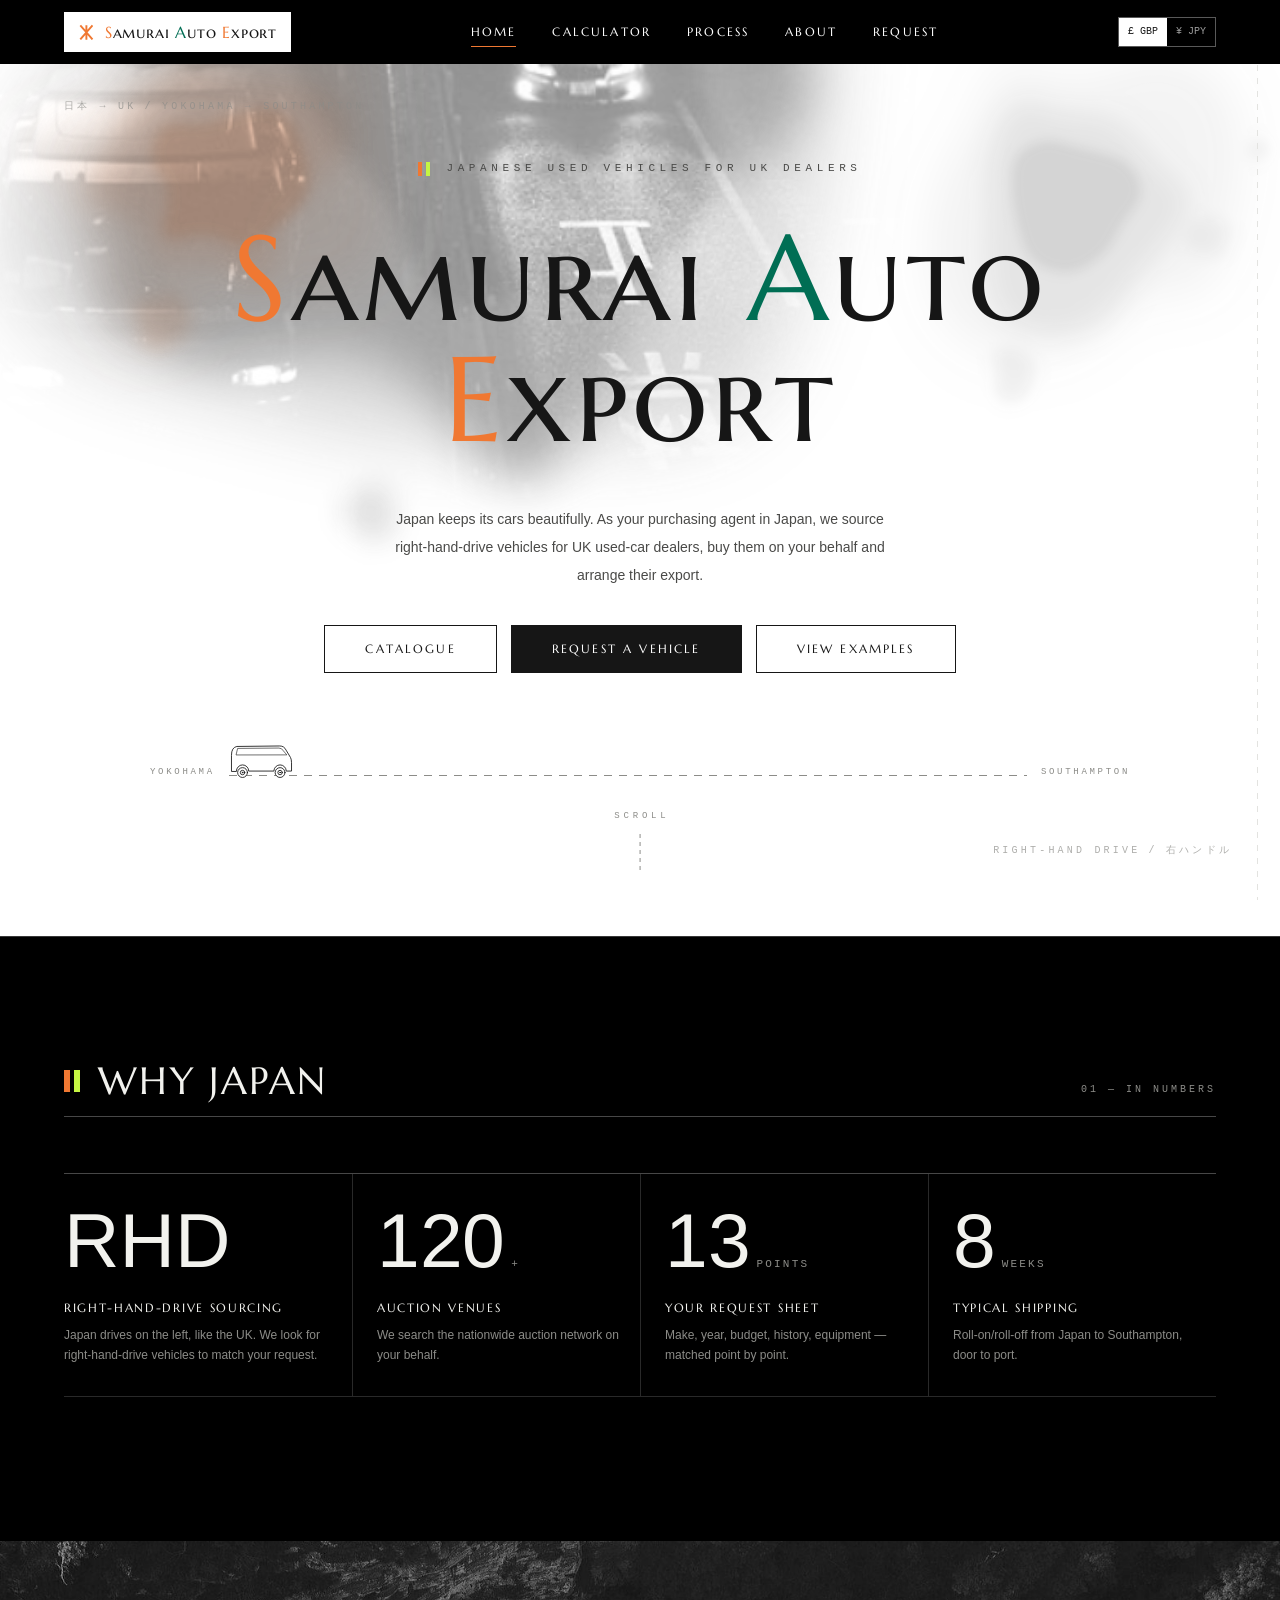
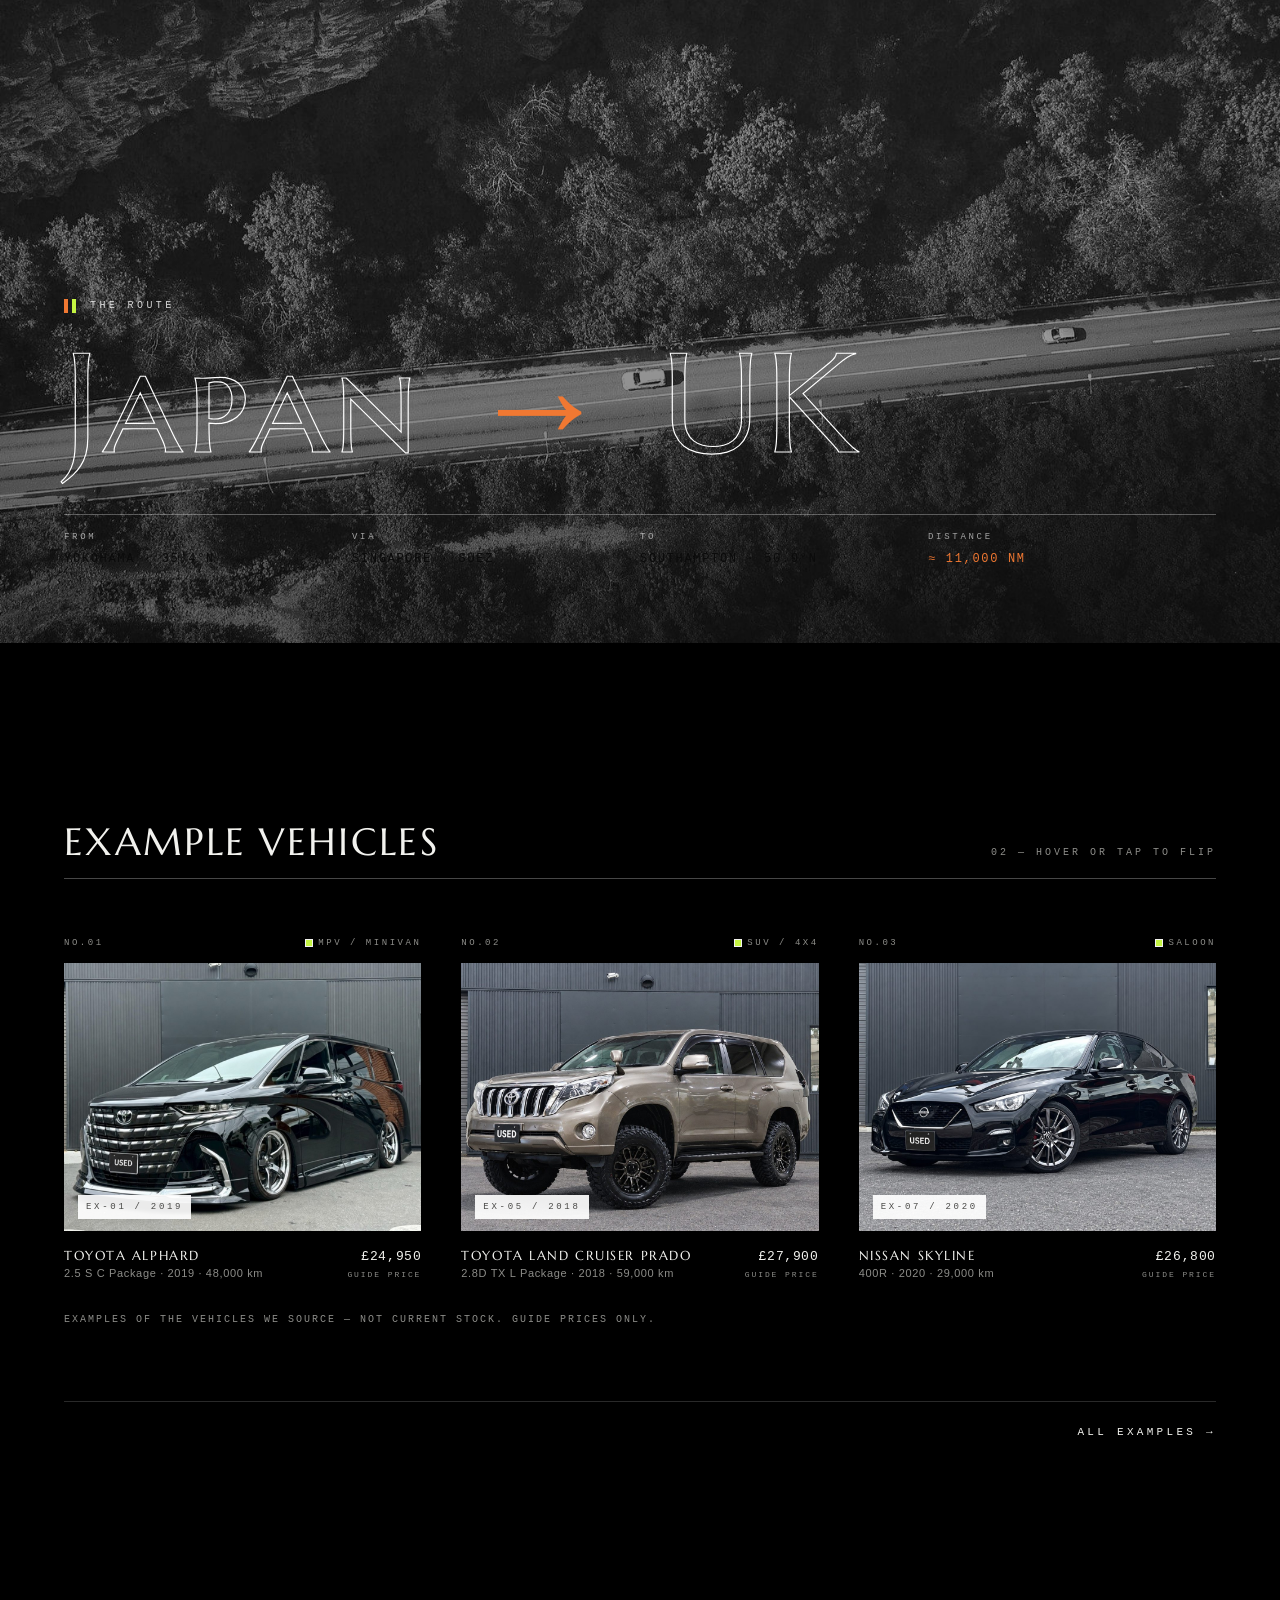
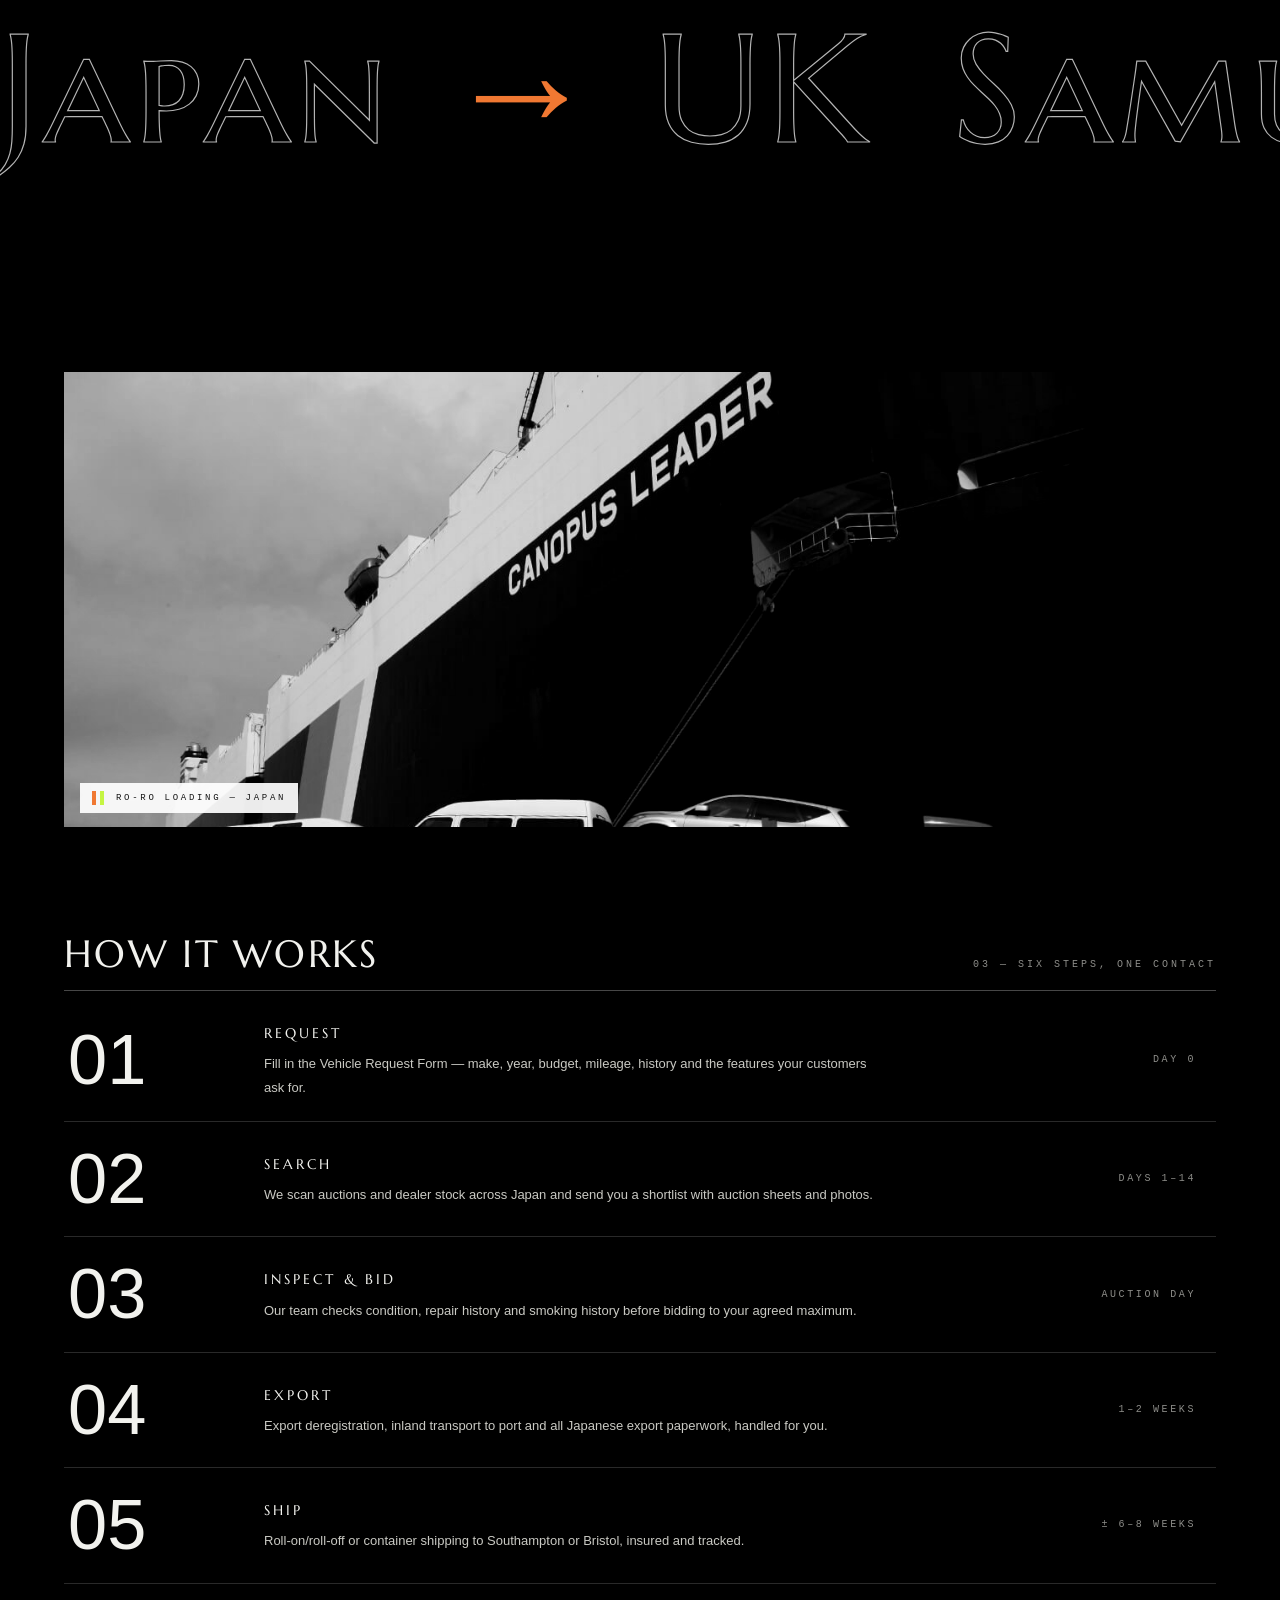
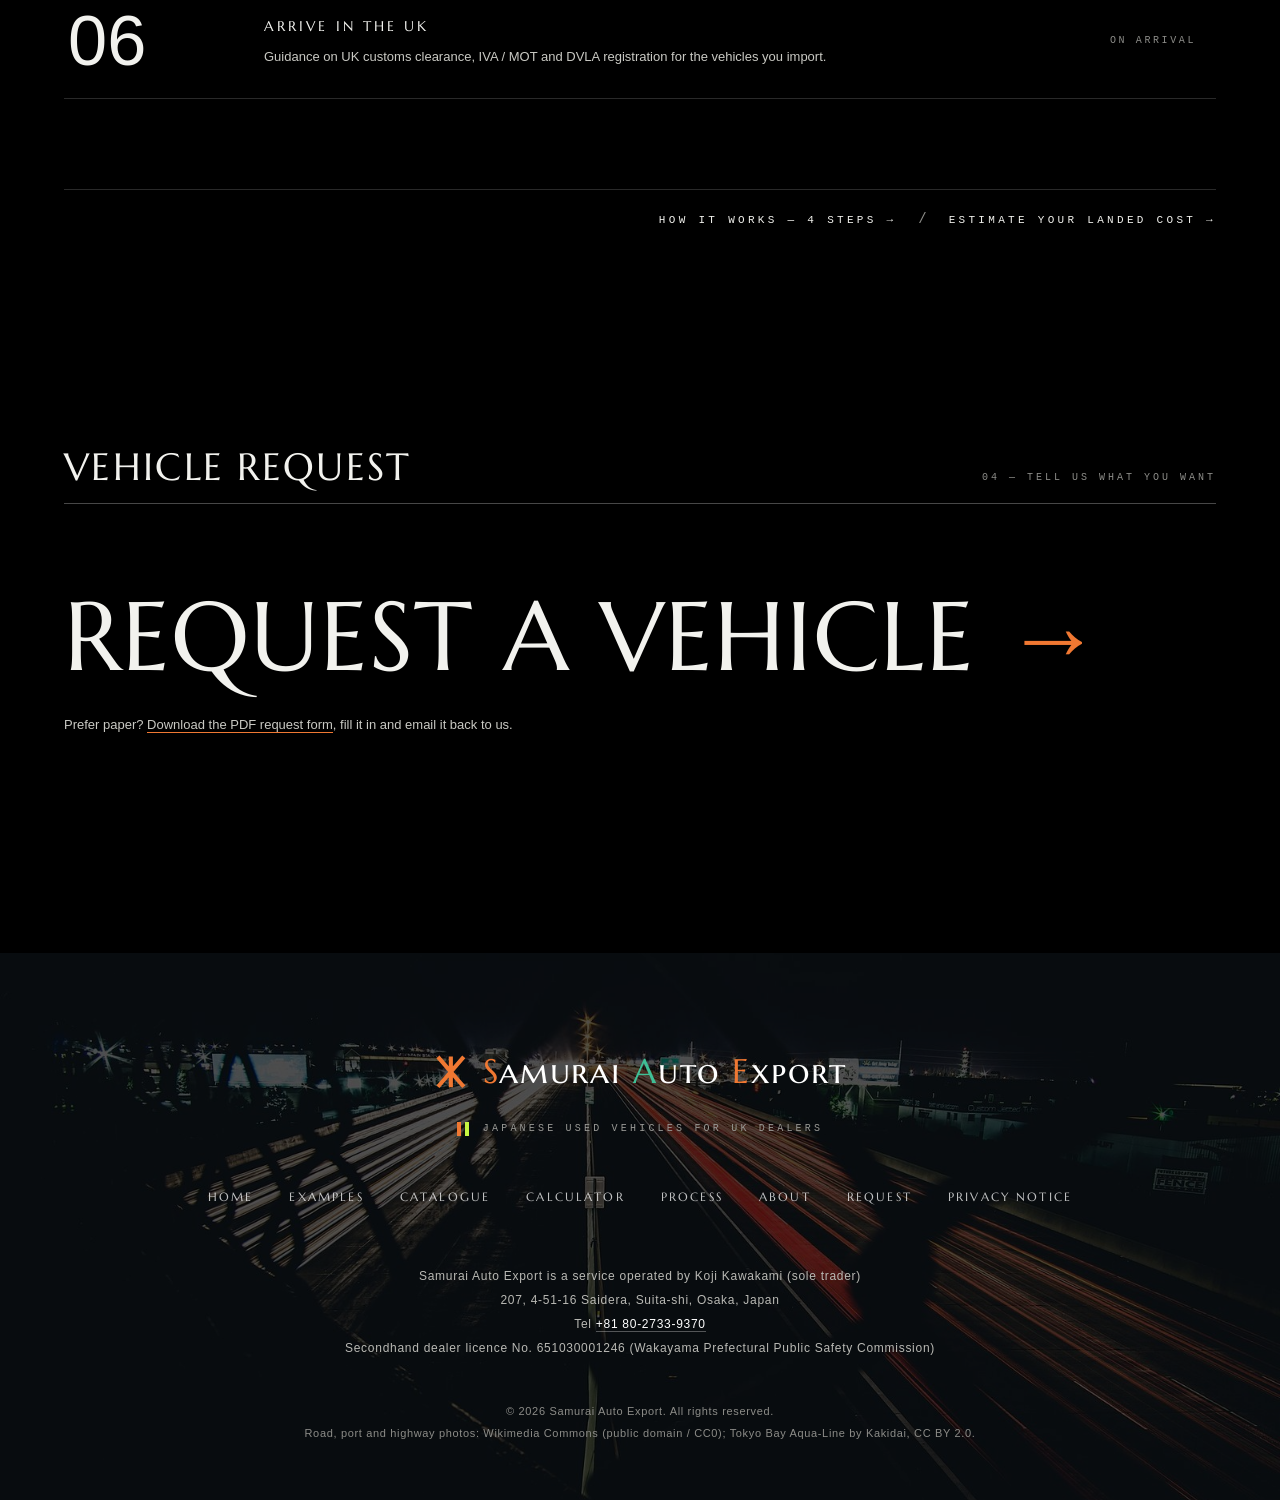
<file: index.html>
<!doctype html>
<html lang="en-GB">
<head>
  <meta charset="utf-8">
  <meta name="viewport" content="width=device-width, initial-scale=1, viewport-fit=cover">
  <title>Samurai Auto Export — Japanese used vehicles for UK dealers</title>
  <meta name="description" content="Samurai Auto Export is a sourcing and export service for used-car dealers in the United Kingdom. Acting as your agent in Japan, we buy right-hand-drive vehicles on your behalf and arrange their export.">
  <meta name="theme-color" content="#ffffff">
  <link rel="icon" href="data:image/svg+xml,%3Csvg xmlns='http://www.w3.org/2000/svg' viewBox='0 0 32 32'%3E%3Crect width='32' height='32' fill='%23fff'/%3E%3Cg stroke='%23f07832' stroke-width='3.4' stroke-linecap='square' fill='none'%3E%3Cpath d='M16 4v24M6 4l10 12L26 4M6 28l10-12 10 12'/%3E%3C/g%3E%3C/svg%3E">
  <link rel="stylesheet" href="css/style.css">
</head>
<body>
<a class="skip-link" href="#main">Skip to content</a>

<svg width="0" height="0" style="position:absolute" aria-hidden="true">
  <symbol id="glyph" viewBox="0 0 40 40">
    <g fill="none" stroke="currentColor" stroke-width="4.6" stroke-linecap="square">
      <path d="M20 5v30M7 5l13 15L33 5M7 35l13-15 13 15"/>
    </g>
  </symbol>
  <!-- calculator pictograms: 24×24 stroke icons, drawn in the ink-soft grey -->
  <symbol id="i-sliders" viewBox="0 0 24 24"><path d="M4 7h9M19 7h1M4 17h3M13 17h7"/><circle cx="15" cy="7" r="2.2"/><circle cx="9" cy="17" r="2.2"/></symbol>
  <symbol id="i-calc" viewBox="0 0 24 24"><rect x="6" y="3" width="12" height="18"/><path d="M9 6.5h6v3H9zM9 13h.01M12 13h.01M15 13h.01M9 16.5h.01M12 16.5h.01M15 16.5h.01"/></symbol>
  <symbol id="i-tag" viewBox="0 0 24 24"><path d="M3.5 12.5V4h8.5l8.5 8.5-8.5 8.5z"/><circle cx="8" cy="8.5" r="1.4"/></symbol>
  <symbol id="i-fx" viewBox="0 0 24 24"><path d="M4 8h13M14 5l3 3-3 3M20 16H7M10 13l-3 3 3 3"/></symbol>
  <symbol id="i-size" viewBox="0 0 24 24"><path d="M3.5 14l2.3-5.5h12.4L20.5 14v3.5h-17z"/><circle cx="7.5" cy="17.5" r="1.6"/><circle cx="16.5" cy="17.5" r="1.6"/><path d="M3 22h18M5.5 20.5L3 22l2.5 1.5M18.5 20.5L21 22l-2.5 1.5"/></symbol>
  <symbol id="i-duty" viewBox="0 0 24 24"><circle cx="12" cy="12" r="8.5"/><path d="M8.5 15.5l7-7"/><circle cx="9.3" cy="9.3" r="1.1"/><circle cx="14.7" cy="14.7" r="1.1"/></symbol>
  <symbol id="i-car" viewBox="0 0 24 24"><path d="M3 15.5l2.4-6h13.2L21 15.5v3.5H3zM6 19v1.5M18 19v1.5M7.5 9.5l1-3h7l1 3"/><circle cx="7.5" cy="16.5" r="1.5"/><circle cx="16.5" cy="16.5" r="1.5"/></symbol>
  <symbol id="i-fee" viewBox="0 0 24 24"><rect x="3" y="8" width="18" height="12"/><path d="M9 8V5h6v3M3 13h18M12 12v3"/></symbol>
  <symbol id="i-truck" viewBox="0 0 24 24"><path d="M2 7h11v9H2zM13 10.5h4.5l3 3V16H13z"/><circle cx="6" cy="18" r="1.7"/><circle cx="17" cy="18" r="1.7"/></symbol>
  <symbol id="i-ship" viewBox="0 0 24 24"><path d="M3 14l2 4.5h14L21 14zM6 14V9h12v5M10 9V5h4v4M2 21.5c2 1.2 3.8 1.2 5.6 0s3.6-1.2 5.4 0 3.6 1.2 5.4 0 3.6-1.2 3.6-1.2"/></symbol>
  <symbol id="i-sum" viewBox="0 0 24 24"><path d="M17 5.5H7l6 6.5-6 6.5h10"/></symbol>
  <symbol id="i-stamp" viewBox="0 0 24 24"><path d="M12 3a3.8 3.8 0 0 1 3.8 3.8c0 2-1.4 3-1.9 5.2H10.1c-.5-2.2-1.9-3.2-1.9-5.2A3.8 3.8 0 0 1 12 3zM6 16.5h12v4H6zM9.5 12v4.5M14.5 12v4.5"/></symbol>
  <symbol id="i-dealer" viewBox="0 0 24 24"><path d="M3 21h18M5 21V9l7-5 7 5v12M9.5 21v-6h5v6M9 11.5h2M13 11.5h2"/></symbol>
  <symbol id="i-pin" viewBox="0 0 24 24"><path d="M12 21.5s-6.5-5.6-6.5-10.5a6.5 6.5 0 0 1 13 0c0 4.9-6.5 10.5-6.5 10.5z"/><circle cx="12" cy="11" r="2.2"/></symbol>
  <symbol id="i-vat" viewBox="0 0 24 24"><path d="M6.5 3h11v18l-2.2-1.6-2.2 1.6-2.1-1.6-2.1 1.6-2.4-1.6zM9.5 14.5l5-5"/><circle cx="10" cy="10" r="1"/><circle cx="14" cy="14" r="1"/></symbol>
  <symbol id="i-instagram" viewBox="0 0 24 24"><rect x="3.5" y="3.5" width="17" height="17" rx="4.8"/><circle cx="12" cy="12" r="4"/><path d="M17 7v.01"/></symbol>
  <symbol id="i-phone" viewBox="0 0 24 24"><path d="M6.5 3.5h3l1.5 4-2 1.5a11 11 0 0 0 6 6l1.5-2 4 1.5v3a2 2 0 0 1-2 2A15.5 15.5 0 0 1 4.5 5.5a2 2 0 0 1 2-2z"/></symbol>
  <symbol id="i-info" viewBox="0 0 24 24"><circle cx="12" cy="12" r="8.5"/><path d="M12 11v5.5M12 7.5v.01"/></symbol>
  <symbol id="i-order" viewBox="0 0 24 24"><path d="M4 5h16v14H4zM4 7l8 6 8-6"/></symbol>
  <symbol id="i-check" viewBox="0 0 24 24"><path d="M6 3h12v18H6zM9 8h6M9 12h6M9 16h3"/><path d="M15.5 15l1.5 1.5 3-3" /></symbol>
  <symbol id="i-search" viewBox="0 0 24 24"><circle cx="10.5" cy="10.5" r="6.5"/><path d="M15.5 15.5L21 21"/></symbol>
  <symbol id="i-list" viewBox="0 0 24 24"><path d="M4 6h3v3H4zM4 10.5h3v3H4zM4 15h3v3H4zM10 7.5h10M10 12h10M10 16.5h10"/></symbol>
  <symbol id="i-approve" viewBox="0 0 24 24"><circle cx="12" cy="12" r="8.5"/><path d="M8 12.5l2.8 2.8L16.5 9.5"/></symbol>
  <symbol id="i-gavel" viewBox="0 0 24 24"><path d="M4 20l8-8M9 7l5-3 5 5-3 5zM13 5l6 6M3 21h8"/></symbol>
  <symbol id="i-pay" viewBox="0 0 24 24"><rect x="3" y="6" width="18" height="12"/><circle cx="12" cy="12" r="2.6"/><path d="M6 9h.01M18 15h.01"/></symbol>
  <symbol id="i-hand" viewBox="0 0 24 24"><rect x="3" y="7" width="7" height="10"/><rect x="14" y="7" width="7" height="10"/><path d="M10 12h4M12.5 10.5l1.5 1.5-1.5 1.5"/></symbol>
  <symbol id="i-doc" viewBox="0 0 24 24"><path d="M7 3h7l4 4v14H7zM14 3v4h4M10 12h5M10 15.5h5"/></symbol>
  <symbol id="i-anchor" viewBox="0 0 24 24"><circle cx="12" cy="5.5" r="2.2"/><path d="M12 7.7V21M6 12H4a8 8 0 0 0 16 0h-2M8.5 12h7"/></symbol>
  <symbol id="i-flagjp" viewBox="0 0 24 24"><path d="M5 21V4M5 4h13l-3 4.5 3 4.5H5"/></symbol>
  <symbol id="i-key" viewBox="0 0 24 24"><circle cx="8" cy="14" r="4.5"/><path d="M11.5 11.5L20 3M16 7l2.5 2.5M13.5 9.5L16 12"/></symbol>
  <symbol id="i-done" viewBox="0 0 24 24"><circle cx="12" cy="12" r="8.5"/><path d="M7.5 12.5l3 3 6-7"/><path d="M12 3.5v-1M12 21.5v-1" /></symbol>
  <symbol id="i-copy" viewBox="0 0 24 24"><rect x="8" y="8" width="12" height="12"/><path d="M16 8V4H4v12h4"/></symbol>
</svg>

<header class="site-header" id="siteHeader">
  <div class="header-inner">
    <button class="menu-toggle" id="menuToggle" aria-label="Menu" aria-expanded="false" aria-controls="siteNav">
      <span></span><span></span>
    </button>
    <a class="brand-mark wm" href="#/" aria-label="Samurai Auto Export — home">
      <svg class="wm-glyph" aria-hidden="true"><use href="#glyph"/></svg>
      <span aria-hidden="true"><span class="wm-s">S</span>amurai <span class="wm-a">A</span>uto <span class="wm-e">E</span>xport</span>
    </a>
    <nav class="site-nav" id="siteNav" aria-label="Main">
      <ul>
        <li><a href="#/" data-scramble>HOME</a></li>
        <li><a href="#/calculator" data-scramble>CALCULATOR</a></li>
        <li><a href="#/process" data-scramble>PROCESS</a></li>
        <li><a href="#/company" data-scramble>ABOUT</a></li>
        <li><a href="#/request" data-scramble>REQUEST</a></li>
      </ul>
    </nav>
    <div class="header-tools">
      <div class="ccy" role="group" aria-label="Currency">
        <button type="button" data-ccy="GBP" aria-pressed="true">£ GBP</button>
        <button type="button" data-ccy="JPY" aria-pressed="false">¥ JPY</button>
      </div>
    </div>
  </div>
</header>

<div id="main">

<!-- =====================================================================
     HOME
     ===================================================================== -->
<main class="page" data-page="home">

  <!-- 01 HERO — near-empty white viewport; the ink canvas is the image -->
  <section class="hero" aria-label="Samurai Auto Export — Japanese used vehicles for UK dealers">
    <span class="lex-float lex-float--tl" aria-hidden="true">日本 → UK&ensp;/&ensp;YOKOHAMA → SOUTHAMPTON</span>
    <span class="lex-float lex-float--br" aria-hidden="true">RIGHT-HAND DRIVE&ensp;/&ensp;右ハンドル</span>
    <p class="hero__meta"><span class="duo" aria-hidden="true"></span>JAPANESE USED VEHICLES FOR UK DEALERS</p>
    <h1 class="hero__wordmark wm" data-kinetic aria-label="Samurai Auto Export">
      <span class="wm-line"><span class="k-letter wm-s" aria-hidden="true">S</span><span class="k-letter" aria-hidden="true">a</span><span class="k-letter" aria-hidden="true">m</span><span class="k-letter" aria-hidden="true">u</span><span class="k-letter" aria-hidden="true">r</span><span class="k-letter" aria-hidden="true">a</span><span class="k-letter" aria-hidden="true">i</span><span class="k-letter" aria-hidden="true">&nbsp;</span><span class="k-letter wm-a" aria-hidden="true">A</span><span class="k-letter" aria-hidden="true">u</span><span class="k-letter" aria-hidden="true">t</span><span class="k-letter" aria-hidden="true">o</span></span>
      <span class="wm-line"><span class="k-letter wm-e" aria-hidden="true">E</span><span class="k-letter" aria-hidden="true">x</span><span class="k-letter" aria-hidden="true">p</span><span class="k-letter" aria-hidden="true">o</span><span class="k-letter" aria-hidden="true">r</span><span class="k-letter" aria-hidden="true">t</span></span>
    </h1>
    <p class="hero__sub">Japan keeps its cars beautifully. As your purchasing agent in Japan, we source right-hand-drive vehicles for UK used-car dealers, buy them on your behalf and arrange their export.</p>
    <p class="hero__actions">
      <a class="btn" href="#/catalog">Catalogue</a>
      <a class="btn btn--solid" href="#/request">Request a vehicle</a>
      <a class="btn" href="#/stock">View examples</a>
    </p>
    <div class="hero-road" aria-hidden="true">
      <span class="hero-road__pin">YOKOHAMA</span>
      <span class="hero-road__lane"><span class="hero-road__car" id="heroCar"></span></span>
      <span class="hero-road__pin">SOUTHAMPTON</span>
    </div>
    <p class="scrollcue" aria-hidden="true">SCROLL</p>
  </section>

  <!-- everything below the hero sits on the black wall -->
  <div class="home-dark">

  <!-- 02 FIGURES -->
  <section class="section" aria-labelledby="figuresTitle">
    <header class="shead reveal">
      <h2 class="shead__big" id="figuresTitle"><span class="duo duo--lg" aria-hidden="true"></span>WHY JAPAN</h2>
      <p class="shead__meta">01 — IN NUMBERS</p>
    </header>
    <div class="figures">
      <div class="figure reveal">
        <p class="figure__num"><span>RHD</span></p>
        <span class="figure__label">Right-hand-drive sourcing</span>
        <span class="figure__note">Japan drives on the left, like the UK. We look for right-hand-drive vehicles to match your request.</span>
      </div>
      <div class="figure reveal">
        <p class="figure__num"><span data-odo>120</span><span class="figure__unit">+</span></p>
        <span class="figure__label">Auction venues</span>
        <span class="figure__note">We search the nationwide auction network on your behalf.</span>
      </div>
      <div class="figure reveal">
        <p class="figure__num"><span data-odo>13</span><span class="figure__unit">POINTS</span></p>
        <span class="figure__label">Your request sheet</span>
        <span class="figure__note">Make, year, budget, history, equipment — matched point by point.</span>
      </div>
      <div class="figure reveal">
        <p class="figure__num"><span data-odo>8</span><span class="figure__unit">WEEKS</span></p>
        <span class="figure__label">Typical shipping</span>
        <span class="figure__note">Roll-on/roll-off from Japan to Southampton, door to port.</span>
      </div>
    </div>
  </section>

  <!-- ROUTE — full-bleed road photo that spreads open like the ink -->
  <section class="route reveal" aria-labelledby="routeTitle">
    <div class="route__media"><img src="assets/img/bg/road.jpg" alt="Aerial view of a highway winding through a forest" loading="lazy" width="1600" height="1067"></div>
    <div class="route__inner">
      <p class="route__eyebrow"><span class="duo" aria-hidden="true"></span>THE ROUTE</p>
      <h2 class="route__title" id="routeTitle">Japan <i aria-hidden="true">→</i><span class="visually-hidden">to the</span> UK</h2>
      <dl class="route__legs">
        <div><dt>FROM</dt><dd>YOKOHAMA · 35.4°N</dd></div>
        <div><dt>VIA</dt><dd>SINGAPORE · SUEZ</dd></div>
        <div><dt>TO</dt><dd>SOUTHAMPTON · 50.9°N</dd></div>
        <div><dt>DISTANCE</dt><dd>≈ 11,000 NM</dd></div>
      </dl>
    </div>
  </section>

  <!-- 03 EXAMPLE VEHICLES — flip cards -->
  <section class="section" aria-labelledby="featuredTitle">
    <header class="shead reveal">
      <h2 class="shead__big" id="featuredTitle">EXAMPLE VEHICLES</h2>
      <p class="shead__meta">02 — HOVER OR TAP TO FLIP</p>
    </header>
    <div class="grid" id="featuredGrid"></div>
    <p class="examples-note reveal">Examples of the vehicles we source — not current stock. Guide prices only.</p>
    <p class="more-row reveal"><a href="#/stock" data-scramble>ALL EXAMPLES →</a></p>
  </section>

  <!-- outlined-type marquee — ink shows through the strokes -->
  <div class="marquee" aria-hidden="true">
    <div class="marquee__track">
      <span class="marquee__seg">Japan <i>→</i> UK&ensp;Samurai Auto Export&ensp;from Osaka to your door&ensp;</span>
      <span class="marquee__seg">Japan <i>→</i> UK&ensp;Samurai Auto Export&ensp;from Osaka to your door&ensp;</span>
    </div>
  </div>

  <!-- 04 PHOTO + FLOW -->
  <section class="section" aria-labelledby="flowTitle">
    <figure class="photo photo--wide reveal">
      <img src="assets/img/ship.jpg" alt="A car carrier ship at a Japanese port, vehicles waiting to be loaded" loading="lazy" width="1366" height="540">
      <figcaption class="photo__cap"><span class="duo" aria-hidden="true"></span>RO-RO LOADING — JAPAN</figcaption>
    </figure>
    <header class="shead reveal" style="margin-top:12vh">
      <h2 class="shead__big" id="flowTitle">HOW IT WORKS</h2>
      <p class="shead__meta">03 — SIX STEPS, ONE CONTACT</p>
    </header>
    <table class="rows reveal">
      <tbody>
        <tr><td class="row-no">01</td><td><span class="flow-name">Request</span><span class="flow-desc">Fill in the Vehicle Request Form — make, year, budget, mileage, history and the features your customers ask for.</span></td><td class="row-meta">DAY 0</td></tr>
        <tr><td class="row-no">02</td><td><span class="flow-name">Search</span><span class="flow-desc">We scan auctions and dealer stock across Japan and send you a shortlist with auction sheets and photos.</span></td><td class="row-meta">DAYS 1–14</td></tr>
        <tr><td class="row-no">03</td><td><span class="flow-name">Inspect &amp; bid</span><span class="flow-desc">Our team checks condition, repair history and smoking history before bidding to your agreed maximum.</span></td><td class="row-meta">AUCTION DAY</td></tr>
        <tr><td class="row-no">04</td><td><span class="flow-name">Export</span><span class="flow-desc">Export deregistration, inland transport to port and all Japanese export paperwork, handled for you.</span></td><td class="row-meta">1–2 WEEKS</td></tr>
        <tr><td class="row-no">05</td><td><span class="flow-name">Ship</span><span class="flow-desc">Roll-on/roll-off or container shipping to Southampton or Bristol, insured and tracked.</span></td><td class="row-meta">± 6–8 WEEKS</td></tr>
        <tr><td class="row-no">06</td><td><span class="flow-name">Arrive in the UK</span><span class="flow-desc">Guidance on UK customs clearance, IVA / MOT and DVLA registration for the vehicles you import.</span></td><td class="row-meta">ON ARRIVAL</td></tr>
      </tbody>
    </table>
  </section>

  <section class="section" style="padding-top:0" aria-labelledby="calcTeaser">
    <p class="more-row reveal" style="margin-top:0">
      <span class="visually-hidden" id="calcTeaser">Import cost calculator</span>
      <a href="#/process" data-scramble>HOW IT WORKS — 4 STEPS →</a>
      <span class="more-row__sep" aria-hidden="true">/</span>
      <a href="#/calculator" data-scramble>ESTIMATE YOUR LANDED COST →</a>
    </p>
  </section>

  <!-- 05 CTA -->
  <section class="section" aria-labelledby="ctaTitle">
    <header class="shead reveal">
      <h2 class="shead__big" id="ctaTitle">VEHICLE REQUEST</h2>
      <p class="shead__meta">04 — TELL US WHAT YOU WANT</p>
    </header>
    <p class="cta-row reveal">
      <a class="cta-huge" href="#/request" aria-label="Request a vehicle"><span data-scramble>REQUEST A</span> <span class="nowrap"><span data-scramble>VEHICLE</span><span class="arr" aria-hidden="true">&nbsp;→</span></span></a>
    </p>
    <p class="cta-note reveal">Prefer paper? <a href="assets/docs/Vehicle_Request_Form_EN.pdf" download>Download the PDF request form</a>, fill it in and email it back to us.</p>
  </section>

  </div><!-- /.home-dark -->
</main>

<!-- =====================================================================
     STOCK
     ===================================================================== -->
<main class="page" data-page="stock" hidden>
  <div class="page-head">
    <p class="page-eyebrow" aria-hidden="true">
      <span><span class="duo"></span>SAMURAI AUTO EXPORT — EXAMPLE VEHICLES</span>
      <span>NOT CURRENT STOCK · GUIDE PRICES ONLY</span>
    </p>
    <div class="page-title-row">
      <h1 class="page-title" data-kinetic data-outline="2">EXAMPLES</h1>
      <dl class="lexicon" aria-label="Examples at a glance">
        <div><dt>DRIVE</dt><dd>RIGHT-HAND</dd></div>
        <div><dt>STATUS</dt><dd>EXAMPLES — NOT STOCK</dd></div>
        <div><dt>PRICES</dt><dd>GUIDE ONLY</dd></div>
        <div><dt>CURRENCY</dt><dd>GBP / JPY</dd></div>
      </dl>
    </div>
  </div>

  <div class="toolbar">
    <div class="toolbar__inner">
      <div class="toolbar__search">
        <label class="visually-hidden" for="stockSearch">Search examples</label>
        <input type="search" id="stockSearch" placeholder="Search make, model, grade…" autocomplete="off">
      </div>
      <label class="visually-hidden" for="stockSort">Sort</label>
      <select id="stockSort">
        <option value="new">Default order</option>
        <option value="price-asc">Price — low to high</option>
        <option value="price-desc">Price — high to low</option>
        <option value="km-asc">Mileage — lowest</option>
        <option value="year-desc">Year — newest</option>
      </select>
      <span class="toolbar__count" id="stockCount" aria-live="polite"></span>
    </div>
  </div>

  <div class="chips" id="bodyChips" role="group" aria-label="Body type"></div>

  <section class="stock-wrap" aria-label="Vehicles">
    <div class="grid" id="stockGrid"></div>
    <p class="empty" id="stockEmpty" hidden>NO EXAMPLES MATCH — <a href="#/request" style="border-bottom:1px solid var(--orange)">REQUEST A VEHICLE →</a></p>
    <p class="disclaimer">These are examples of the kinds of vehicle we source for UK dealers. They are not our current stock and not a record of completed sales. Prices are guide prices for reference only; the actual price, availability and total cost to the UK are confirmed case by case. JPY figures use an indicative rate. Tell us what you need — <a href="#/request" style="border-bottom:1px solid var(--orange)">send us a request</a>.</p>
  </section>
</main>

<!-- =====================================================================
     CATALOGUE — Japanese dealer listings, mirrored in English (dark UI)
     Data: js/catalog-data.js · behaviour: js/catalog.js
     ===================================================================== -->
<main class="page dark" data-page="catalog" hidden>
  <div class="page-head">
    <p class="page-eyebrow" aria-hidden="true">
      <span><span class="duo"></span>CATALOGUE — JAPANESE DEALER LISTINGS</span>
      <span>LIVE MIRROR · JAPANESE MAKES · ¥1M – ¥10M</span>
    </p>
    <div class="page-title-row">
      <h1 class="page-title" data-kinetic data-outline="4">CATALOGUE</h1>
      <dl class="lexicon" aria-label="About this catalogue">
        <div><dt>SOURCE</dt><dd>221616.COM (GULLIVER)</dd></div>
        <div><dt>LISTINGS</dt><dd id="catTotal">—</dd></div>
        <div><dt>RANGE</dt><dd id="catRange">—</dd></div>
        <div><dt>UPDATED</dt><dd id="catUpdated">—</dd></div>
      </dl>
    </div>
  </div>

  <div class="toolbar toolbar--dark">
    <div class="toolbar__inner">
      <div class="toolbar__search">
        <label class="visually-hidden" for="catSearch">Search catalogue</label>
        <input type="search" id="catSearch" placeholder="Search make, model, grade, colour, ID…" autocomplete="off">
      </div>
      <label class="visually-hidden" for="catSort">Sort</label>
      <select id="catSort">
        <option value="price-desc">Price — high to low</option>
        <option value="price-asc">Price — low to high</option>
        <option value="km-asc">Mileage — lowest</option>
        <option value="year-desc">Year — newest</option>
        <option value="model-asc">Model — A to Z</option>
      </select>
      <button type="button" class="toolbar__toggle" id="catFilterToggle" aria-expanded="true" aria-controls="catFilters">
        <svg class="ico" aria-hidden="true"><use href="#i-sliders"/></svg><span>FILTERS</span><b id="catFilterCount" hidden>0</b>
      </button>
      <span class="toolbar__count" id="catCount" aria-live="polite"></span>
    </div>
  </div>

  <form class="cfilters" id="catFilters" aria-label="Filter listings" autocomplete="off">
    <div class="cfilters__inner">
      <label class="cfilter"><span>PRICE FROM</span><select id="cfMin"></select></label>
      <label class="cfilter"><span>PRICE TO</span><select id="cfMax"></select></label>
      <label class="cfilter"><span>YEAR FROM</span><select id="cfYear"></select></label>
      <label class="cfilter"><span>MAX MILEAGE</span><select id="cfKm"></select></label>
      <label class="cfilter"><span>BODY</span><select id="cfBody"></select></label>
      <label class="cfilter"><span>FUEL</span><select id="cfFuel"></select></label>
      <label class="cfilter"><span>DRIVE</span><select id="cfDrive"></select></label>
      <label class="cfilter"><span>TRANSMISSION</span><select id="cfTrans"></select></label>
      <label class="cfilter cfilter--check"><input type="checkbox" id="cfOwner"><span>ONE OWNER</span></label>
      <label class="cfilter cfilter--check"><input type="checkbox" id="cfClean"><span>NO REPAIR HISTORY</span></label>
      <label class="cfilter cfilter--check"><input type="checkbox" id="cfRecords"><span>SERVICE RECORDS</span></label>
      <button type="reset" class="cfilters__reset" id="cfReset" data-scramble>RESET FILTERS</button>
    </div>
  </form>

  <div class="chips" id="catChips" role="group" aria-label="Make"></div>
  <div class="chips chips--models" id="catModels" role="group" aria-label="Model" hidden></div>

  <section class="stock-wrap" aria-label="Listings">
    <ul class="cgrid" id="catGrid"></ul>
    <p class="empty" id="catEmpty" hidden>NO LISTINGS MATCH</p>
    <p class="disclaimer" id="catDisclaimer">Demonstration catalogue. Listings, prices and photos are mirrored from the public search results on 221616.com (Gulliver, Japan) — Japanese makes, ¥1M – ¥10M — and translated into English for this sample; they belong to the selling dealer and are not offered for sale here. The mirror is re-synced automatically about every six hours; a browser cannot read the source site directly, so what you see is the last sync, not a live query. Prices are Japanese on-the-road totals including tax and domestic fees — use the calculator for a UK landed estimate.</p>
  </section>
</main>

<main class="page dark" data-page="catalog-detail" hidden>
  <div class="cdet" id="catDetail"></div>
</main>

<!-- =====================================================================
     CALCULATOR — import cost estimate for UK dealers
     Figures and rates: js/calc-config.js · arithmetic: js/calc.js
     ===================================================================== -->
<main class="page" data-page="calculator" hidden>
  <div class="page-head">
    <p class="page-eyebrow" aria-hidden="true">
      <span><span class="duo"></span>FOR UK DEALERS — IMPORT COST CALCULATOR</span>
      <span>BUDGET ESTIMATE · NOT A QUOTATION</span>
    </p>
    <div class="page-title-row">
      <h1 class="page-title" data-kinetic data-outline="5">CALCULATOR</h1>
      <dl class="lexicon" aria-label="What this calculator covers">
        <div><dt>FROM</dt><dd>JAPANESE DEALER PRICE</dd></div>
        <div><dt>TO</dt><dd>YOUR UK DEALERSHIP</dd></div>
        <div><dt>SHOWS</dt><dd>GBP · JPY</dd></div>
        <div><dt>RATE</dt><dd>EDITABLE ESTIMATE</dd></div>
      </dl>
    </div>
  </div>

  <div class="calc">

    <!-- inputs -->
    <form class="calc__inputs" id="calcForm" novalidate autocomplete="off">
      <p class="calc__head"><span class="duo" aria-hidden="true"></span><svg class="ico" aria-hidden="true"><use href="#i-sliders"/></svg> YOUR INPUTS</p>

      <div class="calc-field">
        <label class="calc-field__label" for="calc_amount"><svg class="ico" aria-hidden="true"><use href="#i-tag"/></svg><span>Vehicle purchase price</span></label>
        <div class="calc-field__row">
          <span class="calc-unit" id="calcAmountUnit" aria-hidden="true">¥</span>
          <input type="number" id="calc_amount" name="calc_amount" inputmode="decimal" min="0" step="any" placeholder="e.g. 599000">
          <div class="seg" role="group" aria-label="Price currency">
            <button type="button" data-calc-ccy="JPY" aria-pressed="true">JPY</button>
            <button type="button" data-calc-ccy="GBP" aria-pressed="false">GBP</button>
          </div>
        </div>
        <p class="calc-field__hint">Enter the advertised vehicle price (車両本体価格) from the Japanese listing. The “total payment” figure (支払総額) also includes Japanese domestic registration costs, so it is not the export price — confirm the final purchase price with the selling dealer. Switching currency converts the amount at the rate below.</p>
      </div>

      <div class="calc-field">
        <label class="calc-field__label" for="calc_rate"><svg class="ico" aria-hidden="true"><use href="#i-fx"/></svg><span>Exchange rate — JPY per £1</span></label>
        <div class="calc-field__row">
          <span class="calc-unit" aria-hidden="true">£1 =</span>
          <input type="number" id="calc_rate" name="calc_rate" inputmode="decimal" min="1" step="0.01">
          <span class="calc-unit" aria-hidden="true">JPY</span>
        </div>
        <p class="calc-field__hint">An editable estimate you can change at any time — not a live market rate. Yen amounts are divided by this rate to give pounds; pound amounts are multiplied by it to give yen. Default: ¥<span data-out="cfg-rate-default"></span> per £1.</p>
      </div>

      <div class="calc-field">
        <label class="calc-field__label" for="calc_size"><svg class="ico" aria-hidden="true"><use href="#i-size"/></svg><span>Vehicle size</span></label>
        <div class="calc-field__row">
          <select id="calc_size" name="calc_size"></select>
        </div>
        <p class="calc-field__hint">Each figure is the combined budget for ocean freight and marine insurance. The insurance budget (<span data-out="cfg-insurance"></span>) is included, so do not add insurance separately. Actual cost varies with the vehicle’s dimensions, the route and the sailing.</p>
      </div>

      <div class="calc-field calc-field--duty">
        <label class="calc-field__label" for="calc_duty"><svg class="ico" aria-hidden="true"><use href="#i-duty"/></svg><span>Import duty</span></label>
        <div class="calc-field__row">
          <select id="calc_duty" name="calc_duty"></select>
        </div>
        <p class="calc-field__hint">Use 0% only where preferential-origin eligibility and the required declaration have been verified for this vehicle. Year of manufacture or make alone does not qualify a vehicle, so the calculator never selects 0% automatically.</p>
      </div>

      <div class="calc-actions">
        <button type="submit" class="btn btn--solid calc-start" id="calcStart"><span>Start Price Estimate</span><span class="calc-start__arr" aria-hidden="true">→</span></button>
        <button type="button" class="btn" id="calcReset">Reset</button>
      </div>
    </form>

    <!-- results -->
    <section class="calc__results is-empty" id="calcResults" aria-live="polite" aria-label="Estimate">
      <p class="calc__head"><span class="duo" aria-hidden="true"></span><svg class="ico" aria-hidden="true"><use href="#i-calc"/></svg> ESTIMATE <span class="calc__rate" data-out="rate"></span></p>
      <p class="calc-msg" id="calcMsg" hidden></p>

      <ul class="calc-ledger" id="calcLedger"></ul>
      <p class="calc-feenote" id="calcFeeNote" hidden>The minimum fee of <span data-out="cfg-fee-min"></span> applies — <span data-out="cfg-fee-rate"></span> of this vehicle price would be lower.</p>

      <div class="calc-total">
        <p class="calc-total__name"><svg class="ico" aria-hidden="true"><use href="#i-pin"/></svg><span>Estimated total to your dealership — <em>excluding import VAT</em></span></p>
        <p class="calc-total__gbp" data-out="L-gbp">—</p>
        <p class="calc-total__jpy" data-out="L-jpy">—</p>
      </div>

      <section class="calc-vat" aria-label="Import VAT reference">
        <p class="calc-vat__head"><svg class="ico" aria-hidden="true"><use href="#i-vat"/></svg><span>REFERENCE — UK IMPORT VAT AT <span data-out="vat-rate"></span></span></p>
        <ul class="calc-ledger">
          <li class="calc-row">
            <svg class="ico" aria-hidden="true"><use href="#i-vat"/></svg>
            <span class="calc-row__name">Estimated import VAT</span>
            <span class="calc-row__gbp" data-out="V-gbp">—</span>
            <span class="calc-row__desc">A separate tax due on import; shown apart from the total above.</span>
            <span class="calc-row__jpy" data-out="V-jpy">—</span>
          </li>
          <li class="calc-row">
            <svg class="ico" aria-hidden="true"><use href="#i-fee"/></svg>
            <span class="calc-row__name">Estimated cash outlay if import VAT is paid upfront</span>
            <span class="calc-row__gbp" data-out="T-gbp">—</span>
            <span class="calc-row__desc">Total above plus import VAT. Whether VAT is recoverable or can be postponed depends on the importer’s circumstances; nothing here guarantees relief or a refund.</span>
            <span class="calc-row__jpy" data-out="T-jpy">—</span>
          </li>
        </ul>
      </section>

      <div class="calc-notes">
        <p class="calc-notes__head"><svg class="ico" aria-hidden="true"><use href="#i-info"/></svg><span>PLEASE NOTE</span></p>
        <p>This calculator provides budget estimates, not a binding quotation. Final purchase prices, freight, insurance, local charges and taxes must be confirmed before purchase. The exchange rate shown is an editable estimate, not a live market rate.</p>
        <p>UK customs clearance and inland delivery are arranged and paid for directly by the buyer. We provide suggested service-provider details and the required export documents.</p>
        <p>Import duty and VAT use simplified assumptions. A 0% duty estimate requires verified eligibility for preferential treatment and the appropriate declaration. Import VAT recovery or postponed accounting depends on the importer’s circumstances.</p>
        <p>MOT, UK registration, vehicle tax, modifications, repairs, retail preparation, additional storage and other unlisted charges are excluded.</p>
      </div>

      <div class="calc-actions calc-actions--results">
        <button type="button" class="btn" id="calcCopy"><svg class="ico" aria-hidden="true"><use href="#i-copy"/></svg><span>Copy estimate</span></button>
      </div>
      <p class="more-row" style="margin-top:32px"><a href="#/request" data-scramble>FOUND THE CAR? SEND US A REQUEST →</a></p>
    </section>
  </div>
</main>

<!-- =====================================================================
     PROCESS — how it works in four steps
     ===================================================================== -->
<main class="page" data-page="process" hidden>
  <div class="page-head">
    <p class="page-eyebrow" aria-hidden="true">
      <span><span class="duo"></span>HOW IT WORKS — FROM YOUR REQUEST TO YOUR FORECOURT</span>
      <span>4 STEPS · ONE CONTACT</span>
    </p>
    <div class="page-title-row">
      <h1 class="page-title" data-kinetic data-outline="3">PROCESS</h1>
      <dl class="lexicon" aria-label="The four steps">
        <div><dt>STEP 1</dt><dd>WE FIND THE VEHICLE</dd></div>
        <div><dt>STEP 2</dt><dd>CONFIRM &amp; PAY</dd></div>
        <div><dt>STEP 3</dt><dd>EXPORT &amp; SHIPPING</dd></div>
        <div><dt>STEP 4</dt><dd>COLLECT IN THE UK</dd></div>
      </dl>
    </div>
  </div>

  <div class="pflow">
    <!-- the road: four stops, the car drives across once the row is in view -->
    <div class="pflow__road reveal" aria-hidden="true">
      <span class="pflow__pin">YOU</span>
      <span class="pflow__lane"><span class="pflow__trail"></span><span class="pflow__car" id="pflowCar"></span></span>
      <span class="pflow__pin">UK DEALERSHIP</span>
    </div>

    <ol class="psteps">
      <li class="pstep reveal">
        <p class="pstep__k"><span>STEP 1</span><span class="pstep__node" aria-hidden="true"></span></p>
        <svg class="ico" aria-hidden="true"><use href="#i-search"/></svg>
        <h2 class="pstep__title">We find the vehicle you want</h2>
        <p class="pstep__jp">ご希望の車両をお探しします</p>
        <p class="pstep__desc">We take your preferred make, model, year and budget, then propose vehicles that match from Japan’s dealer auctions and used-car dealers.</p>
        <p class="pstep__dl">DETAILS</p>
        <ul class="pstep__details"><li>Requirements interview</li><li>Vehicle search</li><li>Shortlist proposal</li><li>Vehicle selection</li></ul>
      </li>

      <li class="pstep reveal pstep--you">
        <p class="pstep__k"><span>STEP 2</span><span class="pstep__node" aria-hidden="true"></span></p>
        <svg class="ico" aria-hidden="true"><use href="#i-pay"/></svg>
        <h2 class="pstep__title">Confirm the vehicle &amp; pay</h2>
        <p class="pstep__jp">車両の確定・お支払い</p>
        <p class="pstep__desc">You review and approve the vehicle and the costs. Once your payment is confirmed, we purchase the vehicle or bid for it at auction.</p>
        <p class="pstep__dl">DETAILS</p>
        <ul class="pstep__details"><li>Vehicle approval</li><li>Quote confirmation</li><li>Payment</li><li>Purchase procedure</li></ul>
      </li>

      <li class="pstep reveal">
        <p class="pstep__k"><span>STEP 3</span><span class="pstep__node" aria-hidden="true"></span></p>
        <svg class="ico" aria-hidden="true"><use href="#i-ship"/></svg>
        <h2 class="pstep__title">Export &amp; shipping, Japan to the UK</h2>
        <p class="pstep__jp">日本から英国への輸出・輸送手配</p>
        <p class="pstep__desc">We arrange every export task in Japan as one package and provide the documents you need to collect the vehicle in the UK.</p>
        <p class="pstep__dl">DETAILS</p>
        <ul class="pstep__details"><li>Domestic transport</li><li>Export deregistration</li><li>Export documents</li><li>Port formalities</li><li>Export customs clearance</li><li>Loading</li><li>Ocean freight booking</li></ul>
      </li>

      <li class="pstep reveal pstep--you">
        <p class="pstep__k"><span>STEP 4</span><span class="pstep__node" aria-hidden="true"></span></p>
        <svg class="ico" aria-hidden="true"><use href="#i-key"/></svg>
        <h2 class="pstep__title">Collect your vehicle in the UK</h2>
        <p class="pstep__jp">英国で車両をお受け取り</p>
        <p class="pstep__desc">We introduce providers who handle UK import clearance and inland delivery. You instruct the local provider directly and take delivery of the vehicle.</p>
        <p class="pstep__dl">DETAILS</p>
        <ul class="pstep__details"><li>UK provider introduction</li><li>Import customs clearance</li><li>Duty / VAT</li><li>Port formalities</li><li>Inland delivery</li></ul>
      </li>

    </ol>

    <p class="pflow__note reveal"><svg class="ico" aria-hidden="true"><use href="#i-info"/></svg><span>After arrival in the UK, the work and its costs are, as a rule, a direct arrangement between you and the local provider.</span></p>

    <p class="more-row reveal">
      <a href="#/request" data-scramble>START AN ORDER →</a>
      <span class="more-row__sep" aria-hidden="true">/</span>
      <a href="#/calculator" data-scramble>ESTIMATE THE LANDED COST →</a>
    </p>
  </div>
</main>

<!-- =====================================================================
     ABOUT — operator information, then the representative's profile,
     Instagram and message (Japanese drafts: docs/representative_ja.md)
     ===================================================================== -->
<main class="page" data-page="company" hidden>
  <div class="page-head">
    <p class="page-eyebrow" aria-hidden="true">
      <span><span class="duo"></span>SAMURAI AUTO EXPORT</span>
      <span>OPERATOR&ensp;·&ensp;REPRESENTATIVE&ensp;·&ensp;MESSAGE</span>
    </p>
    <div class="page-title-row">
      <h1 class="page-title" data-kinetic data-outline="3">ABOUT</h1>
    </div>
  </div>

  <!-- PROFILE — English first, Japanese underneath -->
  <section class="section cinfo-section" aria-labelledby="profileTitle">
    <header class="shead reveal">
      <h2 class="shead__big" id="profileTitle">OPERATOR</h2>
      <p class="shead__meta">01 — INFORMATION&ensp;/&ensp;運営者情報</p>
    </header>
    <dl class="cinfo reveal">
      <div class="cinfo__row">
        <dt><span>Service name</span><span lang="ja">サービス名称</span></dt>
        <dd><span class="wm cinfo__wm"><span class="wm-s">S</span>amurai <span class="wm-a">A</span>uto <span class="wm-e">E</span>xport</span><span class="cinfo__ja">The name of the service — not a company name.</span><span class="cinfo__ja" lang="ja">サービスの名称です（屋号・法人名ではありません）。</span></dd>
      </div>
      <div class="cinfo__row">
        <dt><span>Operator</span><span lang="ja">運営者</span></dt>
        <dd><span>Koji Kawakami — operating as a sole trader</span><span class="cinfo__ja" lang="ja">川上 晃司（個人による運営）</span></dd>
      </div>
      <div class="cinfo__row">
        <dt><span>Address</span><span lang="ja">住所</span></dt>
        <dd><address><span>207, 4-51-16 Saidera, Suita-shi, Osaka, Japan</span><span class="cinfo__ja" lang="ja">大阪府吹田市佐井寺4-51-16 207</span></address></dd>
      </div>
      <div class="cinfo__row">
        <dt><span>Telephone</span><span lang="ja">電話番号</span></dt>
        <dd><a class="plain-link" href="tel:+818027339370">+81 80-2733-9370</a><span class="cinfo__ja" lang="ja">080-2733-9370</span></dd>
      </div>
      <div class="cinfo__row">
        <dt><span>Licence</span><span lang="ja">古物商許可番号</span></dt>
        <dd><span>Secondhand dealer licence No.&nbsp;651030001246, issued by the Wakayama Prefectural Public Safety Commission</span><span class="cinfo__ja" lang="ja">和歌山県公安委員会 古物商許可 第651030001246号</span></dd>
      </div>
      <div class="cinfo__row">
        <dt><span>Business</span><span lang="ja">事業内容</span></dt>
        <dd><span>Purchasing and export arrangement of used vehicles in Japan, as agent for used-car dealers in the United Kingdom</span><span class="cinfo__ja" lang="ja">英国の中古車販売店の代理人として行う、日本での車両購入・輸出手配の代行</span></dd>
      </div>
      <div class="cinfo__row">
        <dt><span>Contact</span><span lang="ja">お問い合わせ</span></dt>
        <dd class="cinfo__links">
          <a class="plain-link" href="#/request">Vehicle Request Form</a>
        </dd>
      </div>
    </dl>
  </section>

  <!-- 02 REPRESENTATIVE — profile -->
  <section class="section rep-section" aria-labelledby="repProfile">
    <header class="shead reveal">
      <h2 class="shead__big" id="repProfile">PROFILE</h2>
      <p class="shead__meta">02 — REPRESENTATIVE · KOJI KAWAKAMI</p>
    </header>

    <div class="rep-intro">
      <figure class="rep-photo reveal">
        <img src="assets/img/representative.jpg" alt="Koji Kawakami standing at a stone viewpoint above a harbour town and the sea" loading="lazy" width="960" height="1200">
      </figure>
      <div class="rep-lead reveal">
        <p class="rep-name">Koji Kawakami</p>
        <p class="rep-role">Representative, Samurai Auto Export</p>
        <p>Koji Kawakami runs Samurai Auto Export and is also a video creator from Wakayama, Japan. He makes TV commercials, television programmes and corporate videos, and handles social media advertising and account management, taking each project from concept development through filming and editing.</p>
        <p>He has practised kendo since childhood. In 2026 he founded KOUSAIDOU INC., of which he is Representative Director; its motto is “Stories for businesses.”</p>
      </div>
    </div>

    <h3 class="rep-h reveal">Background</h3>
    <dl class="rep-timeline reveal">
      <div><dt>Childhood</dt><dd>Takes up kendo, which he has practised ever since.</dd></div>
      <div><dt>School</dt><dd>PL Gakuen Junior and Senior High School.</dd></div>
      <div><dt>2018</dt><dd>65th All Japan Student Kendo East–West Match (<span lang="ja">全日本学生剣道東西対抗試合</span>). Fighting as vice-captain of the West team, he defeated the East team’s captain to decide the match, contributing to the West’s first victory in ten years, and was named an Outstanding Player.</dd></div>
      <div><dt>2019</dt><dd>Graduates from the Faculty of Letters, Kansai University.</dd></div>
      <div><dt>2019</dt><dd>Enrols at the University of Zadar, Croatia.</dd></div>
      <div><dt>2020–2025</dt><dd>Works in video production at OBSERAI.</dd></div>
      <div><dt>2026</dt><dd>Founds KOUSAIDOU INC.</dd></div>
    </dl>

    <h3 class="rep-h reveal">Selected production work</h3>
    <dl class="rep-works reveal">
      <div><dt>TV commercials</dt><dd>Adventure World · ABC-MART · Minamiza Theatre, Kyoto · Kintetsu Railway · Koji Center · Saikyu Kogyo · TV Tokyo · The Japan Research Institute · Fujimaki Department Store · POLUS Group · Marumiya, and others</dd></div>
      <div><dt>TV programmes</dt><dd>Yomiuri TV “BEAT — Jidai no Kodō” · TV Tokyo “Monoism” · MBS “Kore tte sa.” and “FACE” · TBS “The World Heritage” · BS-TBS “Japan Heritage”</dd></div>
      <div><dt>Corporate videos</dt><dd>HOTEL THE MITSUI KYOTO · OHGITANI (THAILAND) CO., LTD. · Eriko Horiki “Creative Washi” · Kiku-Masamune “Hyakumoku” · Hotel New Awaji · ANKER, and others</dd></div>
      <div><dt>Stage and concerts</dt><dd>Planning and filming for Tamasaburo Bando and Yoko Minamino</dd></div>
      <div><dt>Other</dt><dd>Sapporo Beer · Otanisanso · Agency for Cultural Affairs · Hakkaisan, and others</dd></div>
    </dl>
  </section>

  <!-- 03 INSTAGRAM -->
  <section class="section rep-section" aria-labelledby="repIg">
    <header class="shead reveal">
      <h2 class="shead__big" id="repIg">INSTAGRAM</h2>
      <p class="shead__meta">03 — FOLLOW</p>
    </header>
    <p class="rep-ig reveal">
      <a class="btn rep-ig__btn" href="https://www.instagram.com/koji.kawa12/" target="_blank" rel="noopener" aria-label="Koji Kawakami on Instagram (opens in a new tab)">
        <svg class="ico" aria-hidden="true"><use href="#i-instagram"/></svg><span>View on Instagram</span>
      </a>
    </p>
  </section>

  <!-- 04 MESSAGE -->
  <section class="section rep-section" aria-labelledby="repMsg">
    <header class="shead reveal">
      <h2 class="shead__big" id="repMsg">MESSAGE</h2>
      <p class="shead__meta">04 — FROM THE REPRESENTATIVE</p>
    </header>
    <div class="rep-message reveal">
      <p>I am Koji Kawakami of Samurai Auto Export.</p>
      <p>My father loved cars, so they have been part of my life for as long as I can remember. Studying in Croatia deepened my interest in the world beyond Japan, and I came to want work that connects Japan with other countries.</p>
      <p>As I thought about a business aimed at overseas markets, two things mattered most to me: that it should be something I could take full responsibility for, and that I should find the work genuinely rewarding. Those thoughts came together with my lifelong interest in cars, and I started a business that supports the export of vehicles.</p>
      <p>I also hope to put my experience in video production to use in showing each vehicle’s appeal and condition clearly.</p>
      <p>The name “Samurai” has its roots in kendo, to which I have devoted myself since childhood. To value courtesy and sincerity, to discipline oneself and to face difficulty squarely: sustained by the spirit of bushido that I learned through kendo, I have made my own way. The name carries my wish to bring that same attitude to work that crosses borders.</p>
      <p>At Samurai Auto Export, we act as the agent of used-car dealers in the United Kingdom, finding and purchasing vehicles in Japan and arranging their export on your behalf. We will treat every request with sincerity, and we aim to be a partner you can consult with confidence.</p>
      <p class="rep-sign"><span class="duo" aria-hidden="true"></span><span>Samurai Auto Export<br>Koji Kawakami, Representative</span></p>
    </div>

    <p class="more-row reveal">
      <a href="#/request" data-scramble>REQUEST A VEHICLE →</a>
      <span class="more-row__sep" aria-hidden="true">/</span>
      <a href="#/stock" data-scramble>VIEW EXAMPLES →</a>
    </p>
  </section>
</main>

<!-- =====================================================================
     PRIVACY NOTICE
     ===================================================================== -->
<main class="page" data-page="privacy" hidden>
  <div class="page-head">
    <p class="page-eyebrow" aria-hidden="true">
      <span><span class="duo"></span>SAMURAI AUTO EXPORT — PRIVACY NOTICE</span>
      <span>LAST UPDATED 26 NOVEMBER 2026</span>
    </p>
    <div class="page-title-row">
      <h1 class="page-title" data-kinetic data-outline="3">PRIVACY</h1>
    </div>
  </div>

  <section class="section pn-section" aria-label="Privacy Notice">
    <div class="pn">
      <h2 class="pn__first">1. About Us</h2>
      <p>Samurai Auto Export is a Japan-based vehicle sourcing and export arrangement service operated by Koji Kawakami.</p>
      <p>Our operator details, including our business address, are available in the <a href="#/company">Operator Information</a> section of this website.</p>
      <p>For privacy-related enquiries, please contact: <a href="mailto:info@samuraiautoexport.net">info@samuraiautoexport.net</a></p>

      <h2>2. Personal Information We Collect</h2>
      <p>We may collect names, business contact details, company information, vehicle requirements, enquiry details and relevant business correspondence.</p>
      <p>We may obtain information directly from you, through your business or from publicly available business sources.</p>

      <h2>3. How We Use Personal Information</h2>
      <p>We use personal information to:</p>
      <ul>
        <li>Respond to enquiries and provide quotations.</li>
        <li>Arrange vehicle sourcing, purchasing and export-related services.</li>
        <li>Communicate with customers and relevant service providers.</li>
        <li>Maintain necessary business and transaction records.</li>
        <li>Provide information about our services where permitted by law.</li>
        <li>Comply with applicable legal obligations.</li>
      </ul>

      <h2>4. Sharing Information</h2>
      <p>We may share relevant information with vehicle suppliers, logistics and shipping providers, other service providers and public authorities where necessary for our services or required by law.</p>
      <p>We limit the information shared to what is reasonably necessary for the relevant purpose and handle disclosures in accordance with applicable legal requirements.</p>

      <h2>5. International Processing</h2>
      <p>Our business operates from Japan.</p>
      <p>Personal information may be processed or stored in other countries where necessary for our business activities and supporting services.</p>
      <p>We handle such processing in accordance with applicable data protection requirements.</p>
      <p>Further information about relevant arrangements may be requested using the contact details below.</p>

      <h2>6. Retention and Security</h2>
      <p>We retain personal information only for as long as reasonably necessary for the purposes for which it was collected, taking account of applicable legal and record-keeping requirements.</p>
      <p>We take appropriate measures to protect personal information against unauthorised access, loss, misuse and disclosure.</p>
      <p>Information about our data protection measures is available upon reasonable request, subject to security considerations.</p>

      <h2>7. Your Rights and Enquiries</h2>
      <p>Subject to applicable law, you may request access to, correction or deletion of your personal information, or ask us to stop certain uses of that information.</p>
      <p>You may object to receiving marketing communications at any time.</p>
      <p>To make a request or raise a privacy-related concern, please email: <a href="mailto:info@samuraiautoexport.net">info@samuraiautoexport.net</a></p>
      <p>Please describe your request and provide information reasonably necessary for us to verify your identity.</p>
      <p>We will respond in accordance with applicable legal requirements.</p>

      <h2>8. Changes to This Notice</h2>
      <p>We may update this Privacy Notice to reflect changes in our operations or applicable legal requirements.</p>
      <p>The latest version will be published on this website.</p>

      <p class="pn__updated">Last updated: <time datetime="2026-11-26">26 November 2026</time></p>
    </div>
  </section>
</main>

<!-- =====================================================================
     REQUEST — online version of the printed hearing sheet
     ===================================================================== -->
<main class="page" data-page="request" hidden>
  <div class="page-head">
    <p class="page-eyebrow" aria-hidden="true">
      <span><span class="duo"></span>USED VEHICLES FROM JAPAN TO THE UK</span>
      <span>13 QUESTIONS</span>
    </p>
    <div class="page-title-row">
      <h1 class="page-title" data-kinetic data-outline="0">REQUEST</h1>
      <dl class="lexicon" aria-label="How the request works">
        <div><dt>STEP 1</dt><dd>COMPLETE THE FORM</dd></div>
        <div><dt>STEP 2</dt><dd>SEND IT TO US</dd></div>
        <div><dt>STEP 3</dt><dd>RECEIVE A SHORTLIST</dd></div>
      </dl>
    </div>
  </div>

  <div class="req">
    <div class="req-intro">
      <span>Please complete the fields below and tick the relevant boxes. Tick one option for each question, except where multiple requirements apply.</span>
      <a href="assets/docs/Vehicle_Request_Form_EN.pdf" download>PDF VERSION ↓</a>
    </div>

    <form id="requestForm" novalidate>

      <!-- Vehicle preferences -->
      <fieldset class="req-block" style="border:0">
        <legend class="req-block__title">Vehicle preferences</legend>

        <div class="q">
          <span class="q__no">01</span>
          <label class="q__title" for="f-make">Make and model <span class="req-mark">*</span> <span class="q__hint">— e.g. Toyota Alphard</span></label>
          <div class="q__body">
            <input type="text" id="f-make" name="make_model" placeholder="Make / model" autocomplete="off" required>
            <p class="field-error">Please tell us the make and model you are looking for.</p>
          </div>
        </div>

        <div class="q">
          <span class="q__no">02</span>
          <span class="q__title" id="q-year">Model year</span>
          <div class="q__body q__inline" role="group" aria-labelledby="q-year">
            <span>From</span><input class="w-sm" type="number" name="year_from" min="1980" max="2030" placeholder="2017" aria-label="Year from">
            <span>to</span><input class="w-sm" type="number" name="year_to" min="1980" max="2030" placeholder="2021" aria-label="Year to">
            <span>(year)</span>
          </div>
        </div>

        <div class="q">
          <span class="q__no">03</span>
          <span class="q__title" id="q-budget">Budget</span>
          <div class="q__body q__inline" role="group" aria-labelledby="q-budget">
            <div class="opts">
              <label class="opt"><input type="radio" name="budget_ccy" value="GBP" checked><span>GBP (£)</span></label>
              <label class="opt"><input type="radio" name="budget_ccy" value="JPY"><span>JPY (¥)</span></label>
            </div>
            <span>Amount:</span><input type="number" name="budget_amount" min="0" placeholder="20000" aria-label="Budget amount">
          </div>
        </div>

        <div class="q">
          <span class="q__no">04</span>
          <label class="q__title" for="f-km">Maximum mileage</label>
          <div class="q__body q__inline">
            <input type="number" id="f-km" name="max_km" min="0" step="1000" placeholder="60000"><span>km</span>
          </div>
        </div>
      </fieldset>

      <!-- History and equipment -->
      <fieldset class="req-block req-block--lime" style="border:0">
        <legend class="req-block__title">History and equipment</legend>

        <div class="q">
          <span class="q__no">05</span>
          <span class="q__title" id="q-colour">Exterior colour</span>
          <div class="q__body opts" role="radiogroup" aria-labelledby="q-colour">
            <label class="opt"><input type="radio" name="colour" value="any"><span>Any</span></label>
            <label class="opt"><input type="radio" name="colour" value="black"><span>Black</span></label>
            <label class="opt"><input type="radio" name="colour" value="white"><span>White</span></label>
            <label class="opt opt--other"><input type="radio" name="colour" value="other"><span>Other: <input class="opt-other-input" type="text" name="colour_other" aria-label="Other colour" placeholder="e.g. pearl"></span></label>
          </div>
        </div>

        <div class="q">
          <span class="q__no">06</span>
          <span class="q__title" id="q-repair">Accident and repair history</span>
          <div class="q__body opts" role="radiogroup" aria-labelledby="q-repair">
            <label class="opt"><input type="radio" name="repair" value="none"><span>No repair history only</span></label>
            <label class="opt"><input type="radio" name="repair" value="minor"><span>Minor repairs acceptable</span></label>
            <label class="opt"><input type="radio" name="repair" value="nopref"><span>No preference</span></label>
          </div>
        </div>

        <div class="q">
          <span class="q__no">07</span>
          <span class="q__title" id="q-smoke">Smoking history</span>
          <div class="q__body opts" role="radiogroup" aria-labelledby="q-smoke">
            <label class="opt"><input type="radio" name="smoking" value="non"><span>Non-smoking only</span></label>
            <label class="opt"><input type="radio" name="smoking" value="ok"><span>Smoking history acceptable</span></label>
            <label class="opt"><input type="radio" name="smoking" value="nopref"><span>No preference</span></label>
          </div>
        </div>

        <div class="q">
          <span class="q__no">08</span>
          <span class="q__title" id="q-sunroof">Sunroof</span>
          <div class="q__body opts" role="radiogroup" aria-labelledby="q-sunroof">
            <label class="opt"><input type="radio" name="sunroof" value="required"><span>Required</span></label>
            <label class="opt"><input type="radio" name="sunroof" value="preferred"><span>Preferred</span></label>
            <label class="opt"><input type="radio" name="sunroof" value="no"><span>Not required</span></label>
          </div>
        </div>

        <div class="q">
          <span class="q__no">09</span>
          <span class="q__title" id="q-leather">Leather seats</span>
          <div class="q__body opts" role="radiogroup" aria-labelledby="q-leather">
            <label class="opt"><input type="radio" name="leather" value="required"><span>Required</span></label>
            <label class="opt"><input type="radio" name="leather" value="preferred"><span>Preferred</span></label>
            <label class="opt"><input type="radio" name="leather" value="no"><span>Not required</span></label>
          </div>
        </div>

        <div class="q">
          <span class="q__no">10</span>
          <span class="q__title" id="q-seats">Number of seats</span>
          <div class="q__body opts" role="radiogroup" aria-labelledby="q-seats">
            <label class="opt"><input type="radio" name="seats" value="7"><span>7 seats</span></label>
            <label class="opt"><input type="radio" name="seats" value="8"><span>8 seats</span></label>
            <label class="opt"><input type="radio" name="seats" value="nopref"><span>No preference</span></label>
          </div>
        </div>
      </fieldset>

      <!-- Essential conditions -->
      <fieldset class="req-block" style="border:0">
        <legend class="req-block__title">Essential conditions</legend>

        <div class="q">
          <span class="q__no">11</span>
          <label class="q__title" for="f-must">Other must-have features</label>
          <div class="q__body">
            <textarea id="f-must" name="must_have" placeholder="e.g. power sliding doors, 360° camera, 4WD"></textarea>
          </div>
        </div>

        <div class="q">
          <span class="q__no">12</span>
          <label class="q__title" for="f-unacc">Unacceptable conditions</label>
          <div class="q__body">
            <textarea id="f-unacc" name="unacceptable" placeholder="e.g. rust underneath, aftermarket modifications"></textarea>
          </div>
        </div>

        <div class="q">
          <span class="q__no">13</span>
          <span class="q__title" id="q-priority">Top priority</span>
          <div class="q__body opts" role="radiogroup" aria-labelledby="q-priority">
            <label class="opt"><input type="radio" name="priority" value="price"><span>Price</span></label>
            <label class="opt"><input type="radio" name="priority" value="condition"><span>Condition</span></label>
            <label class="opt"><input type="radio" name="priority" value="mileage"><span>Low mileage</span></label>
          </div>
        </div>
      </fieldset>

      <!-- Contact -->
      <fieldset class="req-block req-block--lime" style="border:0">
        <legend class="req-block__title">Your details</legend>
        <div class="req-contact">
          <div class="field">
            <label for="f-name">NAME <span class="req-mark">*</span></label>
            <input type="text" id="f-name" name="name" autocomplete="name" required>
            <p class="field-error">Please enter your name.</p>
          </div>
          <div class="field">
            <label for="f-email">EMAIL <span class="req-mark">*</span></label>
            <input type="email" id="f-email" name="email" autocomplete="email" required>
            <p class="field-error">Please enter a valid email address.</p>
          </div>
          <div class="field">
            <label for="f-phone">PHONE</label>
            <input type="tel" id="f-phone" name="phone" autocomplete="tel" placeholder="+44">
          </div>
          <div class="field">
            <label for="f-loc">TOWN / POSTCODE</label>
            <input type="text" id="f-loc" name="location" autocomplete="postal-code">
          </div>
          <div class="field field--full">
            <span class="q__hint" id="q-cp" style="display:block;margin-bottom:8px;font-family:var(--font-mono);font-size:10px;letter-spacing:.22em;color:var(--ink-soft)">PREFERRED CONTACT</span>
            <div class="opts" role="radiogroup" aria-labelledby="q-cp">
              <label class="opt"><input type="radio" name="contact_pref" value="email" checked><span>Email</span></label>
              <label class="opt"><input type="radio" name="contact_pref" value="phone"><span>Phone</span></label>
            </div>
          </div>
        </div>
      </fieldset>

      <div class="req-foot">
        <p>Your answers are saved in this browser as you type. Nothing is sent until you choose how to send it on the next step. See how we use your details in our <a class="plain-link" href="#/privacy">Privacy Notice</a>.</p>
        <div class="req-actions">
          <button type="button" class="btn" id="reqReset">Clear</button>
          <button type="submit" class="btn btn--solid">Review request →</button>
        </div>
      </div>
    </form>

    <section class="req-done" id="requestDone" hidden aria-live="polite">
      <div class="req-done__head"><span class="duo" aria-hidden="true"></span><span>VEHICLE REQUEST — READY TO SEND</span></div>
      <h2 class="req-done__title">Thank you.</h2>
      <span class="req-done__ref" id="requestRef"></span>
      <p class="cta-note">Send it to <strong class="mono" id="requestAddr" style="user-select:all"></strong> — or copy the text below into an email. We use the details you send only as set out in our <a href="#/privacy">Privacy Notice</a>.</p>
      <pre id="requestSummary"></pre>
      <div class="req-actions">
        <button type="button" class="btn btn--solid" id="reqMail">Send by email</button>
        <button type="button" class="btn" id="reqCopy">Copy text</button>
        <button type="button" class="btn" id="reqEdit">Edit</button>
      </div>
    </section>
  </div>
</main>

</div>

<footer class="site-footer">
  <div class="footer-bg" aria-hidden="true"></div>
  <div class="footer-inner">
    <p class="footer-brand wm" aria-label="Samurai Auto Export">
      <svg class="wm-glyph" aria-hidden="true"><use href="#glyph"/></svg>
      <span aria-hidden="true"><span class="wm-s">S</span>amurai <span class="wm-a">A</span>uto <span class="wm-e">E</span>xport</span>
    </p>
    <p class="footer-tag"><span class="duo" aria-hidden="true"></span>JAPANESE USED VEHICLES FOR UK DEALERS</p>
    <nav class="footer-nav" aria-label="Footer">
      <a href="#/" data-scramble>HOME</a>
      <a href="#/stock" data-scramble>EXAMPLES</a>
      <a href="#/catalog" data-scramble>CATALOGUE</a>
      <a href="#/calculator" data-scramble>CALCULATOR</a>
      <a href="#/process" data-scramble>PROCESS</a>
      <a href="#/company" data-scramble>ABOUT</a>
      <a href="#/request" data-scramble>REQUEST</a>
      <a href="#/privacy" data-scramble>PRIVACY NOTICE</a>
    </nav>
    <address class="footer-contact">
      <p><span class="nowrap">Samurai Auto Export is a service</span> <span class="nowrap">operated by Koji Kawakami (sole trader)</span></p>
      <p><span class="nowrap">207, 4-51-16 Saidera,</span> <span class="nowrap">Suita-shi, Osaka, Japan</span></p>
      <p>Tel <a href="tel:+818027339370">+81 80-2733-9370</a></p>
      <p><span class="nowrap">Secondhand dealer licence No. 651030001246</span> <span class="nowrap">(Wakayama Prefectural Public Safety Commission)</span></p>
    </address>
    <p class="footer-note">&copy; <span id="year">2026</span> Samurai Auto Export. All rights reserved.<br>Road, port and highway photos: Wikimedia Commons (public domain / CC0); Tokyo Bay Aqua-Line by Kakidai, CC BY 2.0.</p>
  </div>
</footer>

<!-- calculator: the car drives Japan → UK over the page, then the figures appear -->
<div class="calc-drive" id="calcDrive" hidden>
  <div class="calc-drive__stage" role="status" aria-live="polite">
    <p class="calc-drive__label"><span class="duo" aria-hidden="true"></span><span id="calcDriveLabel">ESTIMATING YOUR LANDED COST</span></p>
    <div class="calc-drive__road" aria-hidden="true">
      <span class="calc-drive__pin">YOKOHAMA</span>
      <span class="calc-drive__lane"><span class="calc-drive__trail"></span><span class="calc-drive__car" id="calcDriveCar"></span></span>
      <span class="calc-drive__pin">SOUTHAMPTON</span>
    </div>
    <p class="calc-drive__hint" aria-hidden="true">TAP TO SKIP</p>
  </div>
</div>

<div class="toast" id="toast" role="status" aria-live="polite"></div>

<script>
  /* grayscale textures carried by the ink blooms (js/ink.js) */
  window.JCC_INK_PHOTOS = [
    "assets/img/bg/tokyo-expressway-ink.jpg",
    "assets/img/bg/road-ink.jpg",
    "assets/img/bg/aqualine-ink.jpg",
    "assets/img/bg/yard-ink.jpg",
    "assets/img/bg/valley-road-ink.jpg",
    "assets/img/bg/ship-ink.jpg",
    "assets/img/bg/forest-road-ink.jpg",
    "assets/img/bg/trails-ink.jpg"
  ];
</script>
<script src="js/calc-config.js"></script>
<script src="js/data.js"></script>
<script src="js/ink.js"></script>
<script src="js/fx.js"></script>
<script src="js/calc.js"></script>
<script src="js/catalog-data.js"></script>
<script src="js/catalog.js"></script>
<script src="js/app.js"></script>
</body>
</html>
</file>
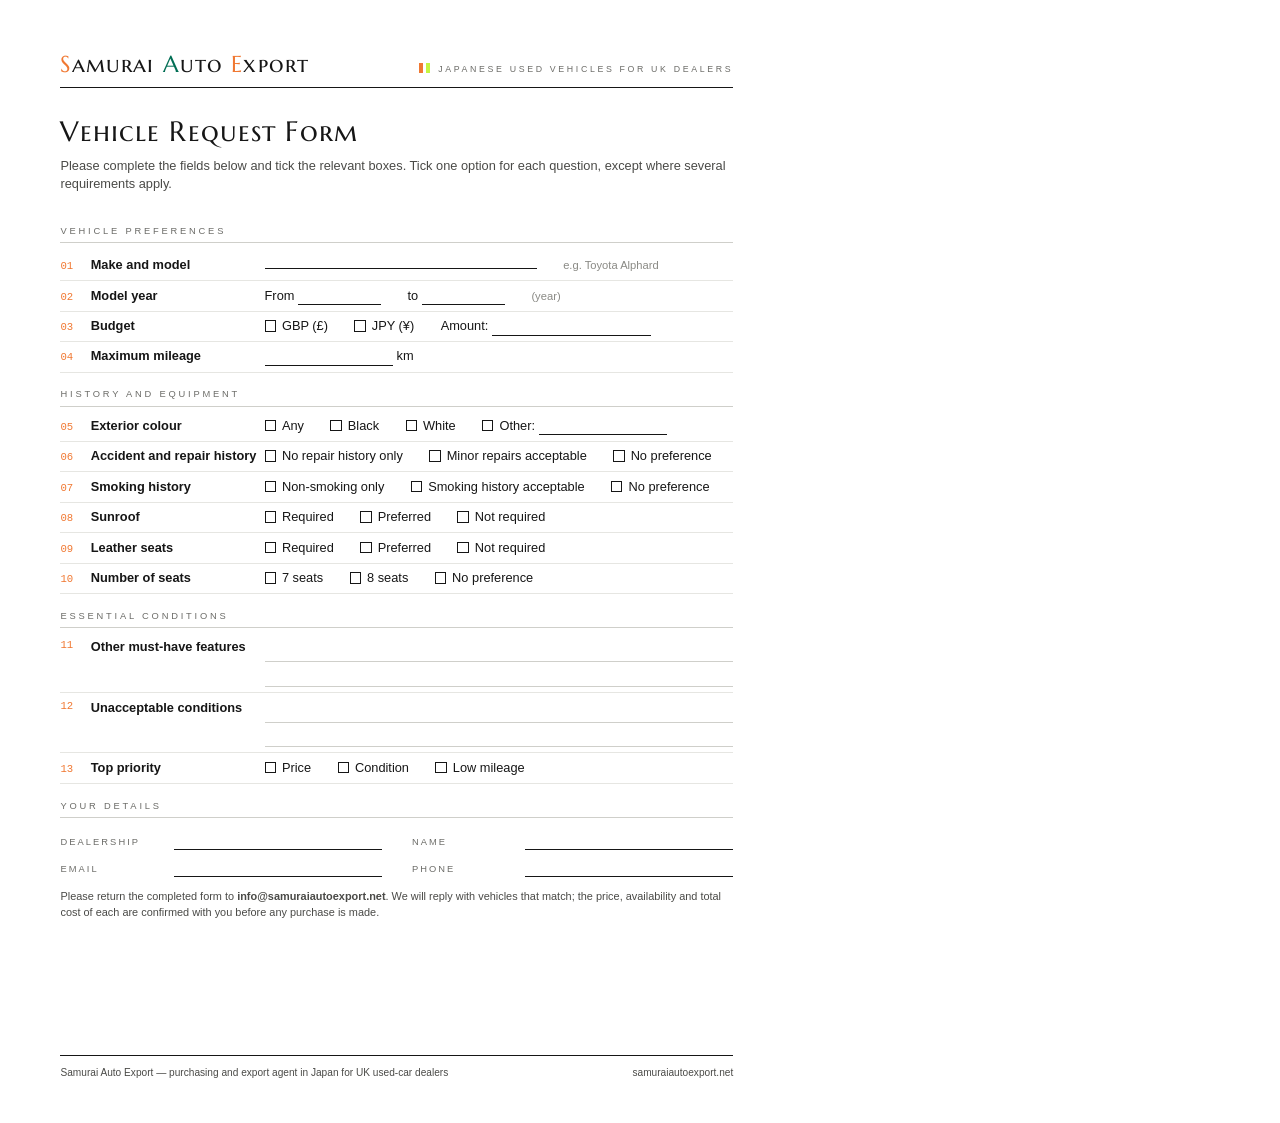
<file: tools/request_form.html>
<!doctype html>
<html lang="en-GB">
<head>
<meta charset="utf-8">
<title>Vehicle Request Form — Samurai Auto Export</title>
<!--
  Source of assets/docs/Vehicle_Request_Form_EN.pdf (one A4 page).
  Rebuild with:  node tools/build_request_pdf.js
  Keep the questions in step with the web form in index.html (#/request).
-->
<style>
  @font-face { font-family: "Marcellus SC"; src: url("../assets/fonts/MarcellusSC.woff2") format("woff2"); }
  @page { size: A4; margin: 0; }
  * { box-sizing: border-box; }
  html, body { margin: 0; }
  body {
    width: 210mm; height: 297mm; padding: 14mm 16mm 11mm;
    font-family: "Helvetica Neue", Helvetica, Arial, "Liberation Sans", sans-serif;
    font-size: 9.6pt; line-height: 1.45; color: #161616;
    display: flex; flex-direction: column;
  }
  .top { display: flex; justify-content: space-between; align-items: flex-end; padding-bottom: 3mm; border-bottom: 0.4mm solid #161616; }
  .wm { font-family: "Marcellus SC", Georgia, serif; font-size: 17pt; letter-spacing: .05em; line-height: 1; }
  .wm b { font-weight: 400; }
  .o { color: #f07832; } .g { color: #006e54; }
  .tag { font-size: 6.6pt; letter-spacing: .3em; color: #6c6c68; }
  .tag i { display: inline-block; width: 1.1mm; height: 2.6mm; margin-right: .6mm; vertical-align: -0.3mm; background: #f07832; }
  .tag i + i { background: #c5f542; margin-right: 2.2mm; }
  h1 { margin: 6.5mm 0 1mm; font-family: "Marcellus SC", Georgia, serif; font-weight: 400; font-size: 21pt; letter-spacing: .04em; }
  .lead { margin: 0 0 4mm; color: #4a4a47; }
  h2 { margin: 4.2mm 0 1.2mm; padding-bottom: 1mm; border-bottom: 0.2mm solid #cfcfca; font-size: 7pt; font-weight: 400; letter-spacing: .3em; text-transform: uppercase; color: #6c6c68; }
  .q { display: grid; grid-template-columns: 8mm 46mm 1fr; align-items: baseline; padding: 1.45mm 0; border-bottom: 0.15mm solid #e6e6e2; }
  .q .n { font-family: "Courier New", monospace; font-size: 8pt; color: #f07832; }
  .q .t { font-weight: 600; }
  .q .a { display: flex; flex-wrap: wrap; gap: 1mm 7mm; align-items: baseline; }
  .box { display: inline-block; width: 3mm; height: 3mm; margin-right: 1.6mm; border: 0.25mm solid #161616; vertical-align: -0.4mm; }
  .line { display: inline-block; border-bottom: 0.2mm solid #161616; height: 4.2mm; vertical-align: bottom; }
  .hint { color: #8a8a85; font-size: 8.4pt; }
  .q.tall { align-items: start; }
  .q.tall .a { display: block; }
  .rule { display: block; height: 6.4mm; border-bottom: 0.2mm solid #cfcfca; }
  .details { display: grid; grid-template-columns: 1fr 1fr; gap: 0 8mm; }
  .d { display: grid; grid-template-columns: 30mm 1fr; align-items: end; padding: 1.2mm 0 0; }
  .d span:first-child { font-size: 7pt; letter-spacing: .22em; color: #6c6c68; }
  .d span:last-child { border-bottom: 0.2mm solid #161616; height: 6mm; }
  .note { margin: 3.2mm 0 0; font-size: 8.2pt; color: #4a4a47; }
  .foot { margin-top: auto; padding-top: 2.6mm; border-top: 0.4mm solid #161616; display: flex; justify-content: space-between; font-size: 7.6pt; color: #4a4a47; }
</style>
</head>
<body>
  <div class="top">
    <div class="wm"><b class="o">S</b>amurai <b class="g">A</b>uto <b class="o">E</b>xport</div>
    <div class="tag"><i></i><i></i>JAPANESE USED VEHICLES FOR UK DEALERS</div>
  </div>

  <h1>Vehicle Request Form</h1>
  <p class="lead">Please complete the fields below and tick the relevant boxes. Tick one option for each question, except where several requirements apply.</p>

  <h2>Vehicle preferences</h2>
  <div class="q"><span class="n">01</span><span class="t">Make and model</span><span class="a"><span class="line" style="width:72mm"></span><span class="hint">e.g. Toyota Alphard</span></span></div>
  <div class="q"><span class="n">02</span><span class="t">Model year</span><span class="a"><span>From <span class="line" style="width:22mm"></span></span><span>to <span class="line" style="width:22mm"></span></span><span class="hint">(year)</span></span></div>
  <div class="q"><span class="n">03</span><span class="t">Budget</span><span class="a"><span><span class="box"></span>GBP (£)</span><span><span class="box"></span>JPY (¥)</span><span>Amount: <span class="line" style="width:42mm"></span></span></span></div>
  <div class="q"><span class="n">04</span><span class="t">Maximum mileage</span><span class="a"><span><span class="line" style="width:34mm"></span> km</span></span></div>

  <h2>History and equipment</h2>
  <div class="q"><span class="n">05</span><span class="t">Exterior colour</span><span class="a"><span><span class="box"></span>Any</span><span><span class="box"></span>Black</span><span><span class="box"></span>White</span><span><span class="box"></span>Other: <span class="line" style="width:34mm"></span></span></span></div>
  <div class="q"><span class="n">06</span><span class="t">Accident and repair history</span><span class="a"><span><span class="box"></span>No repair history only</span><span><span class="box"></span>Minor repairs acceptable</span><span><span class="box"></span>No preference</span></span></div>
  <div class="q"><span class="n">07</span><span class="t">Smoking history</span><span class="a"><span><span class="box"></span>Non-smoking only</span><span><span class="box"></span>Smoking history acceptable</span><span><span class="box"></span>No preference</span></span></div>
  <div class="q"><span class="n">08</span><span class="t">Sunroof</span><span class="a"><span><span class="box"></span>Required</span><span><span class="box"></span>Preferred</span><span><span class="box"></span>Not required</span></span></div>
  <div class="q"><span class="n">09</span><span class="t">Leather seats</span><span class="a"><span><span class="box"></span>Required</span><span><span class="box"></span>Preferred</span><span><span class="box"></span>Not required</span></span></div>
  <div class="q"><span class="n">10</span><span class="t">Number of seats</span><span class="a"><span><span class="box"></span>7 seats</span><span><span class="box"></span>8 seats</span><span><span class="box"></span>No preference</span></span></div>

  <h2>Essential conditions</h2>
  <div class="q tall"><span class="n">11</span><span class="t">Other must-have features</span><span class="a"><span class="rule"></span><span class="rule"></span></span></div>
  <div class="q tall"><span class="n">12</span><span class="t">Unacceptable conditions</span><span class="a"><span class="rule"></span><span class="rule"></span></span></div>
  <div class="q"><span class="n">13</span><span class="t">Top priority</span><span class="a"><span><span class="box"></span>Price</span><span><span class="box"></span>Condition</span><span><span class="box"></span>Low mileage</span></span></div>

  <h2>Your details</h2>
  <div class="details">
    <div class="d"><span>DEALERSHIP</span><span></span></div>
    <div class="d"><span>NAME</span><span></span></div>
    <div class="d"><span>EMAIL</span><span></span></div>
    <div class="d"><span>PHONE</span><span></span></div>
  </div>

  <p class="note">Please return the completed form to <strong>info@samuraiautoexport.net</strong>. We will reply with vehicles that match; the price, availability and total cost of each are confirmed with you before any purchase is made.</p>

  <div class="foot">
    <span>Samurai Auto Export — purchasing and export agent in Japan for UK used-car dealers</span>
    <span>samuraiautoexport.net</span>
  </div>
</body>
</html>
</file>
<file: css/style.css>
/* ============================================================================
   Samurai Auto Export — shared stylesheet
   ----------------------------------------------------------------------------
   White ground, black ink, black header bar. Orange + lime are accents only
   (the same quiet doses as the Vehicle Request Form): the twin bars, the
   J / c of the wordmark (orange), the scroll needle, hover underlines.
   Lime is never used on lettering — only on bars, dots and ticks.
   No border-radius anywhere.
   ========================================================================== */

/* ----------------------------------------------------------------------------
   0. Display faces (OFL, bundled locally)
      Marcellus SC  — inscription small caps for UPPERCASE display text
      Della Respira — classical serif with true lowercase (wordmark)
   ------------------------------------------------------------------------- */

@font-face {
  font-family: "Marcellus SC";
  font-style: normal;
  font-weight: 400;
  font-display: swap;
  src: url("../assets/fonts/MarcellusSC.woff2") format("woff2");
}

@font-face {
  font-family: "Della Respira";
  font-style: normal;
  font-weight: 400;
  font-display: swap;
  src: url("../assets/fonts/DellaRespira.woff2") format("woff2");
}

/* ----------------------------------------------------------------------------
   1. Tokens
   ------------------------------------------------------------------------- */

:root {
  color-scheme: light;
  --ink: #161616;
  --ink-soft: #4a4a48;
  --ink-mute: #8c8c88;
  --paper: #ffffff;
  --paper-warm: #f4f4f2;
  --line: #e3e3e0;
  --white: #ffffff;
  --black: #000000;
  /* accents — from the request form */
  --orange: #f07832;
  --lime: #c5f542;
  --green: #006e54;    /* trad green (SMBC-like) — the A of "Auto" */
  --font-sans: "Helvetica Neue", Helvetica, Arial, "Hiragino Kaku Gothic ProN",
               "Hiragino Sans", "Noto Sans JP", "Yu Gothic", sans-serif;
  --font-display: "Marcellus SC", "Marcellus", Georgia, "Times New Roman", serif;
  --font-display-lc: "Della Respira", Georgia, "Times New Roman", serif;
  --font-mono: ui-monospace, "SF Mono", SFMono-Regular, Menlo, Consolas,
               "Courier New", monospace;
  --tracking-wide: 0.18em;
  --tracking-xwide: 0.32em;
  --maxw: 1280px;
  --header-h: 64px;
  --gutter: 24px;
  --ease: cubic-bezier(.22,.61,.36,1);
}

@media (min-width: 1024px) {
  :root { --gutter: 64px; }
}

/* ----------------------------------------------------------------------------
   2. Base reset
   ------------------------------------------------------------------------- */

*,
*::before,
*::after {
  box-sizing: border-box;
  margin: 0;
  padding: 0;
  border-radius: 0;
}

html {
  -webkit-text-size-adjust: 100%;
  scroll-behavior: smooth;
}

body {
  font-family: var(--font-sans);
  font-size: 14px;
  font-weight: 400;
  line-height: 1.8;
  color: var(--ink);
  background: var(--paper);
  -webkit-font-smoothing: antialiased;
  -moz-osx-font-smoothing: grayscale;
  min-height: 100vh;
  overflow-x: hidden;
}

img,
svg,
video {
  display: block;
  max-width: 100%;
  height: auto;
}

ul,
ol {
  list-style: none;
}

a {
  color: inherit;
  text-decoration: none;
  transition: color .3s var(--ease), opacity .3s var(--ease);
}

button {
  font: inherit;
  color: inherit;
  background: none;
  border: 0;
  cursor: pointer;
}

::selection {
  background: var(--lime);
  color: var(--ink);
}

@media (prefers-reduced-motion: reduce) {
  html { scroll-behavior: auto; }
}

/* ----------------------------------------------------------------------------
   3. Typography helpers
   ------------------------------------------------------------------------- */

h1, h2, h3, h4, h5, h6 {
  font-weight: 300;
  line-height: 1.3;
  letter-spacing: .02em;
}

.mono {
  font-family: var(--font-mono);
}

/* the twin accent bars — orange | lime — lifted from the form header */
.duo {
  display: inline-flex;
  gap: 4px;
  flex: none;
  vertical-align: middle;
}

.duo::before,
.duo::after {
  content: "";
  display: block;
  width: 4px;
  height: 14px;
  background: var(--orange);
}

.duo::after {
  background: var(--lime);
}

.duo--lg::before,
.duo--lg::after {
  width: 6px;
  height: 22px;
}

/* uppercase voice */
.shead__big,
.page-title,
.card__name,
.site-nav a,
.footer-nav a,
.cta-huge,
.btn,
.flow-name,
.profile-year,
.figure__label {
  font-family: var(--font-display);
}

/* ----------------------------------------------------------------------------
   4. Layout utilities
   ------------------------------------------------------------------------- */

.container {
  width: 100%;
  max-width: var(--maxw);
  margin-inline: auto;
  padding-inline: var(--gutter);
}

.visually-hidden {
  position: absolute !important;
  width: 1px;
  height: 1px;
  margin: -1px;
  padding: 0;
  border: 0;
  overflow: hidden;
  clip: rect(0 0 0 0);
  clip-path: inset(50%);
  white-space: nowrap;
}

:focus { outline: none; }

:focus-visible {
  outline: 1px solid currentColor;
  outline-offset: 2px;
}

.skip-link {
  position: absolute;
  left: 12px;
  top: -60px;
  z-index: 200;
  padding: 10px 16px;
  background: var(--ink);
  color: var(--paper);
  font-size: 11px;
  letter-spacing: var(--tracking-wide);
}

.skip-link:focus { top: 12px; }

/* ----------------------------------------------------------------------------
   5. Buttons — rectangular, hairline, hover inversion
   ------------------------------------------------------------------------- */

.btn {
  display: inline-flex;
  align-items: center;
  justify-content: center;
  gap: 10px;
  min-height: 48px;
  padding: 0 40px;
  font-size: 12px;
  letter-spacing: var(--tracking-wide);
  text-transform: uppercase;
  color: var(--ink);
  background: transparent;
  border: 1px solid var(--ink);
  cursor: pointer;
  user-select: none;
  transition: color .3s var(--ease), background-color .3s var(--ease), border-color .3s var(--ease);
}

.btn:hover {
  color: var(--paper);
  background: var(--ink);
}

.btn--solid {
  color: var(--paper);
  background: var(--ink);
}

.btn--solid:hover {
  color: var(--ink);
  background: transparent;
}

/* ----------------------------------------------------------------------------
   6. Form controls — hairline, quiet
   ------------------------------------------------------------------------- */

input[type="text"],
input[type="search"],
input[type="email"],
input[type="number"],
input[type="tel"],
select,
textarea {
  appearance: none;
  -webkit-appearance: none;
  font: inherit;
  font-size: 14px;
  letter-spacing: .02em;
  color: var(--ink);
  background: rgba(255, 255, 255, .7);
  border: 1px solid var(--line);
  border-radius: 0;
  padding: 10px 14px;
  width: 100%;
  transition: border-color .3s var(--ease), box-shadow .3s var(--ease);
}

input:hover,
select:hover,
textarea:hover {
  border-color: var(--ink-mute);
}

input:focus,
select:focus,
textarea:focus {
  border-color: var(--ink);
  box-shadow: inset 3px 0 0 var(--orange);
  outline: none;
}

textarea {
  min-height: 110px;
  resize: vertical;
  line-height: 1.7;
}

::placeholder {
  color: var(--ink-mute);
  opacity: 1;
}

select {
  padding-right: 36px;
  background-image: url("data:image/svg+xml,%3Csvg xmlns='http://www.w3.org/2000/svg' viewBox='0 0 10 6'%3E%3Cpath d='M1 1l4 4 4-4' fill='none' stroke='%23161616' stroke-width='1'/%3E%3C/svg%3E");
  background-repeat: no-repeat;
  background-position: right 14px center;
  background-size: 10px 6px;
  cursor: pointer;
}

input[type="search"]::-webkit-search-decoration,
input[type="search"]::-webkit-search-cancel-button {
  -webkit-appearance: none;
}

input[type="number"] { -moz-appearance: textfield; }

input[type="number"]::-webkit-inner-spin-button,
input[type="number"]::-webkit-outer-spin-button {
  -webkit-appearance: none;
  margin: 0;
}

/* ----------------------------------------------------------------------------
   7. Wordmark — "Samurai Auto Export"
   Marcellus SC, the same inscription face as the section titles. The S
   and the E are orange; the A of "Auto" takes the trad green.
   ------------------------------------------------------------------------- */

.wm {
  font-family: var(--font-display);
  letter-spacing: .05em;
  white-space: nowrap;
}

.wm-s,
.wm-e { color: var(--orange); }

.wm-a { color: var(--green); }

/* on the black footer the green takes a lighter tint to read */
.footer-brand .wm-s,
.footer-brand .wm-e { color: var(--orange); }
.footer-brand .wm-a { color: #3fbf96; }

/* the logo glyph: orange Ж-like crossing, drawn inline */
.wm-glyph {
  display: inline-block;
  width: 1.05em;
  height: 1.05em;
  flex: none;
  color: var(--orange);
}

/* ----------------------------------------------------------------------------
   8. Site header
   ------------------------------------------------------------------------- */

.site-header {
  position: sticky;
  top: 0;
  z-index: 100;
  height: var(--header-h);
  color: var(--paper);
  background: var(--black);
  transition: box-shadow .4s var(--ease);
}

.site-header.is-scrolled {
  box-shadow: 0 1px 10px rgba(0, 0, 0, .18);
}

.header-inner {
  display: flex;
  align-items: center;
  height: 100%;
  max-width: var(--maxw);
  margin-inline: auto;
  padding-inline: var(--gutter);
}

/* logo + name sit on a white rectangle cut into the black bar */
.brand-mark {
  position: relative;
  z-index: 130;
  display: inline-flex;
  align-items: center;
  gap: 10px;
  height: 40px;
  padding: 0 14px;
  font-size: 16px;
  color: var(--ink);
  background: var(--white);
  transition: background-color .3s var(--ease);
}

.brand-mark:hover,
.brand-mark:focus-visible { background: var(--paper-warm); }

.site-nav {
  flex: 1;
  display: flex;
  justify-content: center;
}

.site-nav ul {
  display: flex;
  gap: 44px;
}

@media (min-width: 1280px) and (max-width: 1400px) {
  .site-nav ul { gap: 36px; }
}

.site-nav a {
  position: relative;
  display: inline-block;
  padding: 4px 0;
  font-size: 12px;
  letter-spacing: var(--tracking-wide);
  text-transform: uppercase;
}

.site-nav a::after {
  content: "";
  position: absolute;
  left: 0;
  bottom: 0;
  width: 100%;
  height: 1px;
  background: var(--orange);
  transform: scaleX(0);
  transform-origin: left center;
  transition: transform .3s var(--ease);
}

.site-nav a:hover::after,
.site-nav a:focus-visible::after,
.site-nav a[aria-current="page"]::after {
  transform: scaleX(1);
}

.header-tools {
  position: relative;
  z-index: 130;
  margin-left: auto;
  display: flex;
  align-items: center;
  gap: 20px;
}

/* Instagram — small square next to the currency switch */
.ig-link {
  display: inline-flex;
  align-items: center;
  justify-content: center;
  flex: none;
  width: 28px;
  height: 28px;
  border: 1px solid rgba(255, 255, 255, .35);
  transition: border-color .3s var(--ease), background-color .3s var(--ease);
}

@media (max-width: 1279px) {
  .header-tools { gap: 10px; }
}

@media (max-width: 400px) {
  .header-tools { gap: 7px; }
  .site-header .brand-mark { font-size: 12px; padding: 0 8px; gap: 7px; }
  .site-header .ccy button { padding: 5px 6px; }
}
.ig-link .ico { width: 16px; height: 16px; stroke: var(--paper); stroke-width: 1.7; transition: stroke .3s var(--ease); }
.ig-link:hover,
.ig-link:focus-visible { border-color: var(--orange); background: var(--orange); }
.ig-link:hover .ico,
.ig-link:focus-visible .ico { stroke: #161616; }

/* GBP / JPY switch */
.ccy {
  display: inline-flex;
  border: 1px solid rgba(255, 255, 255, .35);
  font-family: var(--font-mono);
  font-size: 10px;
  letter-spacing: .14em;
}

.ccy button {
  padding: 5px 9px;
  white-space: nowrap;
  color: rgba(255, 255, 255, .62);
  transition: color .3s var(--ease), background-color .3s var(--ease);
}

.ccy button[aria-pressed="true"] {
  color: var(--ink);
  background: var(--paper);
}

/* hamburger */
.menu-toggle {
  position: relative;
  z-index: 130;
  display: none;
  width: 40px;
  height: 40px;
  margin-left: -10px;
  margin-right: 6px;
  flex: none;
}

.menu-toggle span {
  position: absolute;
  left: 10px;
  width: 20px;
  height: 1px;
  background: currentColor;
  transition: transform .35s var(--ease), top .35s var(--ease);
}

.menu-toggle span:nth-child(1) { top: 16px; }
.menu-toggle span:nth-child(2) { top: 23px; }

body.nav-open .menu-toggle span:nth-child(1) { top: 19px; transform: rotate(45deg); }
body.nav-open .menu-toggle span:nth-child(2) { top: 19px; transform: rotate(-45deg); }

@media (max-width: 1279px) {
  .menu-toggle { display: block; }

  .brand-mark { font-size: 13px; padding: 0 10px; height: 36px; }

  .site-nav {
    position: fixed;
    inset: 0;
    z-index: 120;
    display: flex;
    align-items: center;
    justify-content: center;
    background: var(--black);
    opacity: 0;
    visibility: hidden;
    transition: opacity .45s var(--ease), visibility 0s linear .45s;
  }

  .site-nav ul {
    flex-direction: column;
    align-items: center;
    gap: 40px;
  }

  .site-nav a {
    color: var(--paper);
    font-size: 16px;
    letter-spacing: var(--tracking-xwide);
    padding: 8px 0;
    opacity: 0;
    transform: translateY(14px);
    transition: opacity .5s var(--ease), transform .5s var(--ease);
  }

  body.nav-open { overflow: hidden; }

  body.nav-open .site-nav {
    opacity: 1;
    visibility: visible;
    transition: opacity .45s var(--ease), visibility 0s;
  }

  body.nav-open .site-nav a { opacity: 1; transform: none; }
  body.nav-open .site-nav li:nth-child(1) a { transition-delay: .12s; }
  body.nav-open .site-nav li:nth-child(2) a { transition-delay: .20s; }
  body.nav-open .site-nav li:nth-child(3) a { transition-delay: .28s; }
  body.nav-open .site-nav li:nth-child(4) a { transition-delay: .36s; }
  body.nav-open .site-nav li:nth-child(5) a { transition-delay: .44s; }
  body.nav-open .site-nav li:nth-child(6) a { transition-delay: .52s; }

  body.nav-open .site-header { box-shadow: none; }
}

@media (max-width: 400px) {
  .brand-mark .wm-glyph { display: none; }
}

/* ----------------------------------------------------------------------------
   9. Footer
   ------------------------------------------------------------------------- */

.site-footer {
  margin-top: 120px;
  color: var(--paper);
  background: var(--black);
  overflow: hidden;
}

/* highway light trails, barely there behind the footer */
.footer-bg {
  position: absolute;
  inset: 0;
  background: url("../assets/img/bg/trails.jpg") center 60% / cover no-repeat;
  opacity: .32;
  pointer-events: none;
}

.footer-inner {
  position: relative;
  max-width: var(--maxw);
  margin-inline: auto;
  padding: 88px var(--gutter) 56px;
  text-align: center;
}

.footer-brand {
  display: inline-flex;
  align-items: center;
  gap: 14px;
  font-size: clamp(24px, 4vw, 34px);
  margin-bottom: 18px;
}

.footer-tag {
  display: flex;
  align-items: center;
  justify-content: center;
  gap: 14px;
  margin-bottom: 48px;
  font-family: var(--font-mono);
  font-size: 10px;
  letter-spacing: .32em;
  color: #9a9a96;
}

.footer-nav {
  display: flex;
  flex-wrap: wrap;
  justify-content: center;
  gap: 20px 36px;
  margin-bottom: 56px;
}

.footer-nav a {
  font-size: 12px;
  letter-spacing: var(--tracking-wide);
  text-transform: uppercase;
  opacity: .75;
}

.footer-nav a:hover,
.footer-nav a:focus-visible { opacity: 1; }

.footer-contact {
  margin: 0 auto 40px;
  font-style: normal;
  font-size: 12px;
  letter-spacing: .06em;
  line-height: 2;
  color: #b9b9b4;
}
.footer-contact a { color: var(--paper); border-bottom: 1px solid rgba(255, 255, 255, .3); }
.footer-contact a:hover { border-bottom-color: var(--orange); }
.footer-ig {
  display: inline-flex;
  align-items: center;
  gap: 10px;
  margin-bottom: 18px;
  padding: 8px 16px 8px 12px;
  border: 1px solid rgba(255, 255, 255, .35) !important;
  font-family: var(--font-mono);
  font-size: 11px;
  letter-spacing: .24em;
  transition: border-color .3s var(--ease), background-color .3s var(--ease), color .3s var(--ease);
}
.footer-ig .ico { width: 18px; height: 18px; stroke: var(--orange); stroke-width: 1.7; transition: stroke .3s var(--ease); }
.footer-ig:hover,
.footer-ig:focus-visible { border-color: var(--orange) !important; background: var(--orange); color: #161616; }
.footer-ig:hover .ico,
.footer-ig:focus-visible .ico { stroke: #161616; }

.footer-note {
  font-size: 11px;
  letter-spacing: .06em;
  color: #8c8c88;
  line-height: 2;
}

/* ----------------------------------------------------------------------------
   10. Motion components (with js/ink.js + js/fx.js)
   ------------------------------------------------------------------------- */

.site-footer,
main {
  position: relative;
  z-index: 1;
}

.k-letter {
  display: inline-block;
  will-change: transform;
}

/* scroll-progress rail — dashed road with an orange marker */
.fx-rail {
  position: fixed;
  top: 0;
  right: 22px;
  bottom: 0;
  width: 1px;
  z-index: 60;
  pointer-events: none;
  background: repeating-linear-gradient(180deg, var(--line) 0 6px, transparent 6px 13px);
}

.fx-rail__fill {
  position: absolute;
  top: 0;
  left: 0;
  width: 1px;
  height: 0;
  background: repeating-linear-gradient(180deg, var(--ink) 0 6px, transparent 6px 13px);
}

.fx-rail__marker {
  position: absolute;
  top: -4px;
  left: 50%;
  width: 8px;
  height: 8px;
  background: var(--orange);
  transform: translateX(-50%) rotate(45deg);
}

/* reveal */
.has-reveal .reveal {
  opacity: 0;
  transform: translateY(28px);
  transition: opacity .8s var(--ease), transform .8s var(--ease);
}

.has-reveal .reveal.is-visible {
  opacity: 1;
  transform: none;
}

/* odometer digits — row height must be exactly 1em */
.odo {
  display: inline-flex;
  overflow: hidden;
  height: 1em;
  line-height: 1;
  vertical-align: baseline;
}

.odo__static,
.odo__col {
  display: inline-block;
  height: 1em;
  line-height: 1;
}

.odo__reel {
  display: block;
  transition: transform .9s var(--ease);
  will-change: transform;
}

.odo__reel span {
  display: block;
  height: 1em;
  line-height: 1;
}

/* faint lexicon words in the margins */
.lex-float {
  position: absolute;
  font-family: var(--font-mono);
  font-size: 10px;
  letter-spacing: 0.32em;
  color: var(--ink-mute);
  opacity: 0.7;
  pointer-events: none;
  user-select: none;
  white-space: nowrap;
}

/* Instagram handle, top-right corner of the hero */
.hero__ig {
  position: absolute;
  top: 26px;
  right: var(--gutter);
  z-index: 2;
  display: inline-flex;
  align-items: center;
  gap: 10px;
  padding: 6px 12px 6px 8px;
  border: 1px solid var(--line);
  background: rgba(255, 255, 255, .72);
  font-family: var(--font-mono);
  font-size: 10px;
  letter-spacing: .26em;
  color: var(--ink-mute);
  white-space: nowrap;
  transition: border-color .3s var(--ease), color .3s var(--ease);
  animation: fade 1.6s var(--ease) 1.2s both;
}
.hero__ig .ico { width: 16px; height: 16px; stroke: var(--orange); stroke-width: 1.7; }
.hero__ig b { font-weight: 400; color: var(--ink); letter-spacing: .2em; }
.hero__ig:hover,
.hero__ig:focus-visible { border-color: var(--ink); color: var(--ink); }

@media (max-width: 767px) {
  .hero__ig { top: 18px; right: 50%; transform: translateX(50%); }
}

.lex-float--tl { top: 34px; left: var(--gutter); }
.lex-float--br { bottom: 40px; right: 48px; }

@media (max-width: 767px) {
  .lex-float { display: none; }
}

/* scroll cue */
.scrollcue {
  position: absolute;
  bottom: 26px;
  left: 50%;
  transform: translateX(-50%);
  font-family: var(--font-mono);
  font-size: 9px;
  letter-spacing: 0.42em;
  text-indent: 0.42em;
  color: var(--ink-mute);
  animation: fade 1.6s var(--ease) 1.6s both;
}

.scrollcue::after {
  content: "";
  display: block;
  width: 1px;
  height: 40px;
  margin: 10px auto 0;
  background: repeating-linear-gradient(to bottom, currentColor 0 4px, transparent 4px 8px);
  animation: drive 1.7s var(--ease) infinite;
}

@keyframes word-in {
  0%   { opacity: 0; transform: translateY(14px); filter: blur(3px); }
  100% { opacity: 1; transform: none; filter: blur(0); }
}

@keyframes fade {
  from { opacity: 0; }
  to   { opacity: 1; }
}

@keyframes drive {
  0%   { clip-path: inset(0 0 100% 0); }
  55%  { clip-path: inset(0 0 0 0); }
  100% { clip-path: inset(100% 0 0 0); }
}

@keyframes marquee {
  to { transform: translate3d(-50%, 0, 0); }
}

/* ----------------------------------------------------------------------------
   11. Section head — hairline rule with mono annotation
   ------------------------------------------------------------------------- */

.section {
  max-width: var(--maxw);
  margin: 0 auto;
  padding: 14vh var(--gutter) 10vh;
}

.shead {
  display: flex;
  align-items: baseline;
  justify-content: space-between;
  gap: 16px;
  padding-bottom: 16px;
  border-bottom: 1px solid var(--line);
}

.shead__big {
  display: flex;
  align-items: center;
  gap: 18px;
  font-size: clamp(22px, 3vw, 40px);
  font-weight: 300;
  letter-spacing: 0.06em;
  line-height: 1;
}

.shead__meta {
  font-family: var(--font-mono);
  font-size: 10px;
  letter-spacing: 0.3em;
  color: var(--ink-mute);
  white-space: nowrap;
}

/* long-form text sits on a soft white veil; the blooms still show at the edges */
.lede,
.message__body,
.req,
.calc,
.news,
.figures,
.cta-note {
  background: radial-gradient(ellipse at 50% 50%, rgba(255,255,255,.82) 0%, rgba(255,255,255,.55) 55%, rgba(255,255,255,0) 100%);
}

.lede {
  max-width: 640px;
  margin-top: 36px;
  font-size: 15px;
  line-height: 2;
  color: var(--ink-soft);
}

@media (max-width: 480px) {
  .shead { flex-direction: column; gap: 10px; }
  .shead__meta { white-space: normal; }
}

/* ----------------------------------------------------------------------------
   12. HOME — hero
   ------------------------------------------------------------------------- */

.hero {
  position: relative;
  min-height: calc(100vh - var(--header-h));
  min-height: calc(100svh - var(--header-h));
  display: flex;
  flex-direction: column;
  align-items: center;
  justify-content: center;
  text-align: center;
  padding: 48px 16px 180px;
}

.hero__meta {
  display: flex;
  align-items: center;
  gap: 16px;
  margin: 0 0 4.5vh;
  font-family: var(--font-mono);
  font-size: 11px;
  letter-spacing: 0.42em;
  color: var(--ink-soft);
  animation: fade 1.6s var(--ease) .5s both;
}

.hero__wordmark {
  font-size: clamp(44px, 9.4vw, 148px);
  font-weight: 400;
  line-height: 1;
  letter-spacing: 0.03em;
  cursor: default;
  user-select: none;
  -webkit-user-select: none;
  animation: word-in 1.8s var(--ease) both;
}

.hero__wordmark .wm-line {
  display: block;
}

.hero__sub {
  margin-top: 5vh;
  max-width: 520px;
  font-size: 14px;
  line-height: 2;
  color: var(--ink-soft);
  animation: fade 1.6s var(--ease) 1s both;
}

.hero__actions {
  display: flex;
  flex-wrap: wrap;
  justify-content: center;
  gap: 14px;
  margin-top: 36px;
  animation: fade 1.6s var(--ease) 1.2s both;
}

@media (max-width: 600px) {
  .hero__meta { letter-spacing: .24em; font-size: 10px; }
  .btn { padding: 0 26px; }
}

/* ----------------------------------------------------------------------------
   13. Figures — odometer stats
   ------------------------------------------------------------------------- */

.figures {
  display: grid;
  grid-template-columns: repeat(2, 1fr);
  margin-top: 56px;
  border-top: 1px solid var(--line);
}

@media (min-width: 900px) {
  .figures { grid-template-columns: repeat(4, 1fr); }
}

.figure {
  padding: 28px 20px 30px 0;
  border-bottom: 1px solid var(--line);
}

@media (min-width: 900px) {
  .figure + .figure { padding-left: 24px; border-left: 1px solid var(--line); }
}

@media (max-width: 899px) {
  .figure:nth-child(even) { padding-left: 20px; border-left: 1px solid var(--line); }
}

.figure__num {
  display: flex;
  align-items: baseline;
  gap: 6px;
  font-size: clamp(44px, 6vw, 84px);
  font-weight: 200;
  line-height: 1;
  font-variant-numeric: tabular-nums;
}

.figure__unit {
  font-family: var(--font-mono);
  font-size: 11px;
  letter-spacing: .2em;
  color: var(--ink-mute);
}

.figure__label {
  display: block;
  margin-top: 18px;
  font-size: 12px;
  letter-spacing: .14em;
  text-transform: uppercase;
}

.figure__note {
  display: block;
  margin-top: 6px;
  font-size: 12px;
  line-height: 1.7;
  color: var(--ink-mute);
}

/* ----------------------------------------------------------------------------
   14. Vehicle card — flip (front = drawing, back = spec sheet)
   ------------------------------------------------------------------------- */

.grid {
  display: grid;
  grid-template-columns: 1fr;
  gap: 56px;
  margin-top: 56px;
}

@media (min-width: 640px) {
  .grid { grid-template-columns: repeat(2, 1fr); gap: 40px 28px; }
}

@media (min-width: 1000px) {
  .grid { grid-template-columns: repeat(3, 1fr); gap: 56px 40px; }
}

.card { perspective: 1200px; }

.card__no {
  display: flex;
  justify-content: space-between;
  margin: 0 0 12px;
  font-family: var(--font-mono);
  font-size: 9px;
  letter-spacing: 0.28em;
  color: var(--ink-mute);
}

.card__tag {
  display: inline-flex;
  align-items: center;
  gap: 6px;
}

.card__tag::before {
  content: "";
  width: 6px;
  height: 6px;
  background: var(--lime);
  box-shadow: 0 0 0 1px var(--ink);
}

.card__inner {
  position: relative;
  transform-style: preserve-3d;
  transition: transform .65s var(--ease);
}

@media (hover: hover) {
  .card:hover .card__inner { transform: rotateY(180deg); }
}

.card:focus-within .card__inner,
.card.is-flipped .card__inner {
  transform: rotateY(180deg);
}

.card__face {
  backface-visibility: hidden;
  -webkit-backface-visibility: hidden;
}

.card__front {
  display: block;
  position: relative;
  aspect-ratio: 4 / 3;
  background: var(--paper-warm);
  overflow: hidden;
}

.card__front svg {
  width: 100%;
  height: 100%;
}

/* real photo on a white sheet: same grid paper, car sits on the dashed line */
.card__front--photo {
  background: var(--white);
  border: 1px solid var(--line);
}

.card__front--photo img {
  position: absolute;
  inset: 8% 6% 12%;
  width: 88%;
  height: 80%;
  object-fit: contain;
  transition: transform .8s var(--ease);
}

@media (hover: hover) {
  .card:hover .card__front--photo img { transform: translateX(3%); }
}

/* full-frame dealer photos fill the card; the stock plate sits on a white chip */
.card__front--cover { border: 0; }

.card__front--cover img {
  inset: 0;
  width: 100%;
  height: 100%;
  object-fit: cover;
}

.card__front--cover .card__plate {
  padding: 4px 8px;
  background: rgba(255, 255, 255, .92);
  color: var(--ink-soft);
}

@media (hover: hover) {
  .card:hover .card__front--cover img { transform: scale(1.04); }
}

.card__plate {
  position: absolute;
  left: 14px;
  bottom: 12px;
  font-family: var(--font-mono);
  font-size: 9px;
  letter-spacing: .3em;
  color: var(--ink-mute);
}

.card__flipbtn {
  position: absolute;
  right: 10px;
  bottom: 8px;
  width: 30px;
  height: 30px;
  font-family: var(--font-mono);
  font-size: 13px;
  color: var(--ink-soft);
}

@media (hover: hover) {
  .card__flipbtn { display: none; }
}

.card__back {
  position: absolute;
  inset: 0;
  transform: rotateY(180deg);
  background: var(--ink);
  color: var(--paper);
  font-family: var(--font-mono);
  font-size: 11px;
  letter-spacing: .06em;
  line-height: 1.6;
  display: flex;
  flex-direction: column;
  justify-content: space-between;
  padding: 16px 18px;
  overflow: hidden;
}

.card__back dl {
  display: grid;
  grid-template-columns: auto 1fr;
  column-gap: 16px;
  align-content: start;
}

.card__back dt,
.card__back dd {
  padding: 5px 0 4px;
  border-bottom: 1px solid rgba(250, 250, 250, 0.16);
}

.card__back dt {
  color: #9a9a96;
  font-size: 9px;
  letter-spacing: .2em;
  white-space: nowrap;
}

.card__backfoot {
  display: flex;
  align-items: flex-end;
  justify-content: space-between;
  gap: 12px;
  margin-top: 10px;
}

.card__bcode {
  display: block;
  flex: 1;
  max-width: 120px;
  height: 18px;
  background: repeating-linear-gradient(90deg,
    var(--paper) 0 2px, transparent 2px 5px,
    var(--paper) 5px 6px, transparent 6px 11px);
  opacity: .9;
}

.card__enquire {
  font-size: 10px;
  letter-spacing: 0.26em;
  color: var(--paper);
  border-bottom: 1px solid var(--orange);
  padding-bottom: 3px;
  white-space: nowrap;
}

.card__enquire:hover,
.card__enquire:focus-visible { color: var(--orange); }

.card__cap {
  display: flex;
  align-items: baseline;
  justify-content: space-between;
  gap: 12px;
  padding-top: 14px;
}

.card__name {
  font-size: 13px;
  letter-spacing: 0.12em;
  text-transform: uppercase;
  line-height: 1.5;
}

.card__sub {
  display: block;
  font-family: var(--font-sans);
  font-size: 11px;
  letter-spacing: .06em;
  text-transform: none;
  color: var(--ink-mute);
}

.card__price {
  font-family: var(--font-mono);
  font-size: 13px;
  letter-spacing: 0.06em;
  white-space: nowrap;
  text-align: right;
}

.card__price small {
  display: block;
  font-size: 8px;
  letter-spacing: .24em;
  color: var(--ink-mute);
}

.more-row {
  margin-top: 72px;
  padding-top: 16px;
  border-top: 1px solid var(--line);
  text-align: right;
}

.more-row a {
  font-family: var(--font-mono);
  font-size: 11px;
  letter-spacing: 0.3em;
}

.more-row a:hover,
.more-row a:focus-visible { color: var(--orange); }

.more-row__sep {
  margin: 0 18px;
  font-family: var(--font-mono);
  color: var(--ink-mute);
}

@media (max-width: 600px) {
  .more-row__sep { display: block; height: 10px; overflow: hidden; color: transparent; margin: 0; }
}

/* ----------------------------------------------------------------------------
   15. Marquee — outlined type, ink blooms show through the strokes
   ------------------------------------------------------------------------- */

.marquee {
  overflow: hidden;
  padding: 8vh 0;
  pointer-events: none;
  user-select: none;
  -webkit-user-select: none;
}

.marquee__track {
  display: flex;
  width: max-content;
  will-change: transform;
  animation: marquee 80s linear infinite;
}

.marquee__seg {
  display: block;
  white-space: nowrap;
  padding-right: .4em;
  font-family: var(--font-display);
  font-size: clamp(72px, 12vw, 190px);
  line-height: 1.1;
  letter-spacing: 0.03em;
  color: transparent;
  -webkit-text-stroke: 1.2px rgba(22, 22, 22, 0.8);
}

.marquee__seg i {
  font-style: normal;
  -webkit-text-stroke: 0;
  color: var(--orange);
}

/* ----------------------------------------------------------------------------
   16. Photo band — wipes open on reveal, grayscale → colour on hover
   ------------------------------------------------------------------------- */

.photo {
  position: relative;
  overflow: hidden;
  background: var(--paper-warm);
}

.photo img {
  width: 100%;
  height: 100%;
  object-fit: cover;
  filter: grayscale(1) contrast(1.05);
  transform: scale(1.06);
  transition: filter 1.2s var(--ease), transform 1.6s var(--ease);
}

.photo:hover img { filter: grayscale(0); }

/* the wipe lives on the img: a clip-path on the observed figure itself
   would keep IntersectionObserver from ever seeing it */
.has-reveal .photo.reveal {
  opacity: 1;
  transform: none;
}

.has-reveal .photo.reveal img {
  clip-path: inset(0 100% 0 0);
  transition: clip-path 1.4s var(--ease), filter 1.2s var(--ease), transform 1.6s var(--ease);
}

.has-reveal .photo.reveal .photo__cap {
  opacity: 0;
  transition: opacity .6s var(--ease) 1s;
}

.has-reveal .photo.reveal.is-visible img {
  clip-path: inset(0 0 0 0);
  transform: none;
}

.has-reveal .photo.reveal.is-visible .photo__cap { opacity: 1; }

.photo__cap {
  position: absolute;
  left: 16px;
  bottom: 14px;
  display: flex;
  align-items: center;
  gap: 12px;
  padding: 7px 12px;
  background: rgba(255, 255, 255, .92);
  font-family: var(--font-mono);
  font-size: 9px;
  letter-spacing: .3em;
}

.photo--wide { aspect-ratio: 1366 / 540; }

@media (max-width: 640px) {
  .photo--wide { aspect-ratio: 4 / 3; }
}

/* ----------------------------------------------------------------------------
   17. Flow / service rows — hairline rows, huge light numerals, inversion
   ------------------------------------------------------------------------- */

.rows {
  width: 100%;
  border-collapse: collapse;
  margin-top: 8px;
}

.rows td {
  border-bottom: 1px solid var(--line);
  padding: 22px 20px;
  vertical-align: middle;
  transition: background-color .28s var(--ease), color .28s var(--ease), border-color .28s var(--ease);
}

.rows .row-no {
  width: 120px;
  font-size: clamp(40px, 5.5vw, 78px);
  font-weight: 200;
  line-height: 1;
  font-variant-numeric: tabular-nums;
  padding-left: 4px;
}

@media (min-width: 768px) {
  .rows .row-no { width: 180px; }
}

.flow-name {
  display: block;
  font-size: 14px;
  letter-spacing: 0.22em;
  text-transform: uppercase;
}

.flow-desc {
  display: block;
  margin-top: 6px;
  font-size: 13px;
  line-height: 1.8;
  color: var(--ink-soft);
  max-width: 620px;
  transition: color .28s var(--ease);
}

.rows .row-meta {
  width: 1%;
  white-space: nowrap;
  text-align: right;
  font-family: var(--font-mono);
  font-size: 10px;
  letter-spacing: .26em;
  color: var(--ink-mute);
}

.rows tr:hover td,
.rows tr:focus-within td {
  background: var(--ink);
  color: var(--paper);
  border-color: var(--ink);
}

.rows tr:hover .row-no,
.rows tr:focus-within .row-no {
  -webkit-text-stroke: 1px var(--orange);
  color: transparent;
}

.rows tr:hover .flow-desc,
.rows tr:hover .row-meta { color: #b9b9b4; }

@media (max-width: 640px) {
  .rows td { padding: 16px 10px; }
  .rows .row-no { width: 72px; }
  .rows .row-meta { display: none; }
  .flow-name { letter-spacing: .16em; }
}

/* ----------------------------------------------------------------------------
   18. Huge CTA
   ------------------------------------------------------------------------- */

.cta-row { margin-top: 9vh; }

.cta-huge {
  display: inline-block;
  font-size: clamp(34px, 7.6vw, 118px);
  font-weight: 300;
  line-height: 1.05;
  letter-spacing: 0.01em;
}

.nowrap { white-space: nowrap; }

.cta-huge .arr {
  display: inline-block;
  color: var(--orange);
  transition: transform 0.5s var(--ease);
}

.cta-huge:hover .arr,
.cta-huge:focus-visible .arr {
  transform: translateX(0.3em);
}

.cta-note {
  margin-top: 26px;
  font-size: 13px;
  color: var(--ink-soft);
  max-width: 560px;
}

.cta-note a {
  border-bottom: 1px solid var(--orange);
}

/* ----------------------------------------------------------------------------
   19. News ledger
   ------------------------------------------------------------------------- */

.news li {
  display: grid;
  grid-template-columns: 110px 120px 1fr;
  gap: 16px;
  align-items: baseline;
  padding: 18px 0;
  border-bottom: 1px solid var(--line);
}

.news time,
.news .news-cat {
  font-family: var(--font-mono);
  font-size: 11px;
  letter-spacing: .14em;
  color: var(--ink-mute);
}

.news .news-cat {
  display: inline-flex;
  align-items: center;
  gap: 8px;
}

.news .news-cat::before {
  content: "";
  width: 6px;
  height: 6px;
  background: var(--orange);
}

.news li:nth-child(even) .news-cat::before { background: var(--lime); }

@media (max-width: 640px) {
  .news li { grid-template-columns: 1fr; gap: 4px; }
}

/* ----------------------------------------------------------------------------
   20. Page head (STOCK / COMPANY / REQUEST)
   ------------------------------------------------------------------------- */

.page-head {
  position: relative;
  max-width: var(--maxw);
  margin: 0 auto;
  padding: 12vh var(--gutter) 6vh;
}

.page-eyebrow {
  display: flex;
  align-items: center;
  justify-content: space-between;
  gap: 16px;
  font-family: var(--font-mono);
  font-size: 10px;
  letter-spacing: .32em;
  color: var(--ink-mute);
}

.page-eyebrow > span:first-child {
  display: inline-flex;
  align-items: center;
  gap: 14px;
}

@media (max-width: 600px) {
  .page-eyebrow { flex-direction: column; align-items: flex-start; gap: 6px; }
}

.page-title-row {
  display: flex;
  flex-wrap: wrap;
  align-items: flex-end;
  gap: 28px clamp(40px, 8vw, 120px);
  margin-top: 30px;
}

.page-title {
  font-size: clamp(44px, 8vw, 116px);
  font-weight: 300;
  line-height: .95;
  letter-spacing: 0.04em;
  cursor: default;
  user-select: none;
}

/* one letter of each title becomes an outline glyph */
.page-title .k-letter.is-outline {
  -webkit-text-stroke: 1px var(--ink);
  color: transparent;
}

.lexicon {
  margin: 0 0 6px;
  font-family: var(--font-mono);
  min-width: 240px;
}

.lexicon div {
  display: flex;
  align-items: baseline;
  gap: 14px;
  padding: 5px 0;
  border-bottom: 1px solid var(--line);
}

.lexicon div:first-child { border-top: 1px solid var(--line); }

.lexicon dt {
  font-size: 9px;
  letter-spacing: 0.3em;
  color: var(--ink-mute);
  width: 64px;
  flex: none;
}

.lexicon dd {
  font-size: 12px;
  letter-spacing: 0.16em;
  color: var(--ink-soft);
}

/* ----------------------------------------------------------------------------
   21. STOCK — toolbar + chips
   ------------------------------------------------------------------------- */

.toolbar {
  position: sticky;
  top: var(--header-h);
  z-index: 50;
  background: rgba(255, 255, 255, .9);
  -webkit-backdrop-filter: blur(8px);
  backdrop-filter: blur(8px);
  border-top: 1px solid var(--line);
  border-bottom: 1px solid var(--line);
}

.toolbar__inner {
  max-width: var(--maxw);
  margin: 0 auto;
  padding: 12px var(--gutter);
  display: flex;
  flex-wrap: wrap;
  align-items: center;
  gap: 12px 20px;
}

.toolbar__search { flex: 1 1 220px; }

.toolbar__search input { border-color: transparent; padding-left: 0; background: transparent; }
.toolbar__search input:focus { box-shadow: none; border-color: transparent; border-bottom-color: var(--ink); }

.toolbar select { width: auto; min-width: 180px; font-size: 12px; }

.toolbar__count {
  font-family: var(--font-mono);
  font-size: 10px;
  letter-spacing: .26em;
  color: var(--ink-mute);
}

.chips {
  max-width: var(--maxw);
  margin: 0 auto;
  padding: 22px var(--gutter) 0;
  display: flex;
  flex-wrap: wrap;
  gap: 8px;
}

.chip {
  padding: 6px 12px;
  border: 1px solid var(--line);
  font-family: var(--font-mono);
  font-size: 10px;
  letter-spacing: .22em;
  color: var(--ink-soft);
  transition: border-color .25s var(--ease), color .25s var(--ease), background-color .25s var(--ease);
}

.chip:hover { border-color: var(--ink); color: var(--ink); }

.chip[aria-pressed="true"] {
  color: var(--paper);
  background: var(--ink);
  border-color: var(--ink);
  box-shadow: inset 0 -3px 0 var(--orange);
}

.stock-wrap {
  max-width: var(--maxw);
  margin: 0 auto;
  padding: 0 var(--gutter);
}

.empty {
  padding: 80px 0;
  text-align: center;
  font-family: var(--font-mono);
  font-size: 11px;
  letter-spacing: .26em;
  color: var(--ink-mute);
}

.disclaimer {
  margin-top: 64px;
  padding-top: 16px;
  border-top: 1px solid var(--line);
  font-size: 12px;
  color: var(--ink-mute);
  line-height: 1.9;
}

/* ----------------------------------------------------------------------------
   22. COMPANY — message, profile label
   ------------------------------------------------------------------------- */

.message {
  display: grid;
  gap: 48px;
  margin-top: 56px;
}

@media (min-width: 900px) {
  .message { grid-template-columns: 5fr 7fr; gap: 72px; align-items: start; }
}

.message .photo { aspect-ratio: 3 / 4; }

@media (max-width: 899px) {
  .message .photo { aspect-ratio: 4 / 3; }
}

.message__quote {
  font-family: var(--font-display-lc);
  font-size: clamp(26px, 3.4vw, 44px);
  font-weight: 300;
  line-height: 1.35;
  letter-spacing: .01em;
}

.message__quote em {
  font-style: normal;
  background: linear-gradient(transparent 86%, var(--orange) 86%, var(--orange) 94%, transparent 94%);
}

.message__body p {
  margin-top: 22px;
  font-size: 14px;
  line-height: 2.05;
  color: var(--ink-soft);
}

.message__sign {
  margin-top: 36px;
  display: flex;
  align-items: center;
  gap: 14px;
  font-family: var(--font-mono);
  font-size: 10px;
  letter-spacing: .3em;
  color: var(--ink-mute);
}

.profile-grid {
  display: flex;
  flex-direction: column;
  gap: 56px;
  padding-top: 72px;
}

@media (min-width: 1024px) {
  .profile-grid {
    flex-direction: row;
    align-items: center;
    justify-content: space-between;
    gap: 64px;
  }
}

.profile-year {
  font-size: clamp(80px, 11vw, 176px);
  font-weight: 300;
  line-height: 0.9;
  letter-spacing: -0.01em;
  color: transparent;
  -webkit-text-stroke: 1px var(--ink);
  user-select: none;
  white-space: nowrap;
}

.profile-year i {
  font-style: normal;
  -webkit-text-stroke: 1px var(--orange);
}

.profile-label {
  width: 100%;
  max-width: 460px;
  border: 1px solid var(--ink);
  background: rgba(255, 255, 255, .78);
  padding: 30px 30px 24px;
  font-size: 13px;
  line-height: 1.8;
  flex: none;
}

.profile-label__head {
  display: flex;
  align-items: center;
  justify-content: space-between;
  margin-bottom: 22px;
  font-family: var(--font-mono);
  font-size: 9px;
  letter-spacing: .3em;
  color: var(--ink-mute);
}

.profile-label dt {
  font-family: var(--font-mono);
  font-size: 9px;
  letter-spacing: 0.3em;
  text-transform: uppercase;
  color: var(--ink-mute);
}

.profile-label dd { margin: 2px 0 16px; }

.profile-label .barcode {
  display: block;
  height: 24px;
  margin-top: 8px;
  background: repeating-linear-gradient(90deg,
    var(--ink) 0 2px, transparent 2px 5px,
    var(--ink) 5px 6px, transparent 6px 11px);
}

.profile-label .code {
  display: block;
  margin-top: 8px;
  font-family: var(--font-mono);
  font-size: 8px;
  letter-spacing: 0.4em;
  color: var(--ink-mute);
}

.ph {
  color: var(--ink-mute);
}

/* COMPANY — one plain bilingual table */
.cinfo-section { padding-top: 5vh; }
.cinfo-section .shead { margin-bottom: 0; padding-bottom: 20px; border-bottom: 0; }

.cinfo {
  max-width: 880px;
  margin: 0;
  border-top: 1px solid var(--ink);
}

.cinfo__row {
  display: grid;
  grid-template-columns: 220px 1fr;
  gap: 8px 32px;
  padding: 22px 0;
  border-bottom: 1px solid var(--line);
}

.cinfo dt {
  display: grid;
  gap: 4px;
  align-content: start;
  font-family: var(--font-mono);
  font-size: 10px;
  letter-spacing: .26em;
  text-transform: uppercase;
  color: var(--ink-mute);
}
.cinfo dt [lang="ja"] { font-family: var(--font-sans); font-size: 11px; letter-spacing: .12em; }

.cinfo dd {
  display: grid;
  gap: 4px;
  justify-items: start;
  margin: 0;
  font-size: 15px;
  line-height: 1.7;
}
.cinfo address { display: grid; gap: 4px; font-style: normal; }
.cinfo__ja { font-size: 13px; color: var(--ink-soft); letter-spacing: .04em; }
.cinfo__wm { font-size: 22px; }
.cinfo__links { grid-auto-flow: column; justify-content: start; gap: 28px !important; align-items: center; }

.cinfo__note {
  max-width: 620px;
  margin-top: 7vh;
  font-size: 15px;
  line-height: 2;
  color: var(--ink-soft);
}
.cinfo__note em { font-style: normal; color: var(--ink); border-bottom: 2px solid var(--orange); }

@media (max-width: 767px) {
  .cinfo__row { grid-template-columns: 1fr; gap: 10px; padding: 18px 0; }
  .cinfo dt { grid-auto-flow: column; justify-content: start; gap: 12px; align-items: baseline; }
  .cinfo__links { grid-auto-flow: row; gap: 12px !important; }
}

/* REPRESENTATIVE — profile, Instagram, message */
.rep-section { padding-top: 6vh; }
.rep-intro, .rep-ig, .rep-message { margin-top: 36px; }

.rep-intro {
  display: grid;
  grid-template-columns: minmax(0, 380px) minmax(0, 1fr);
  gap: 40px 56px;
  align-items: start;
}
.rep-photo { margin: 0; border: 1px solid var(--ink); background: #111; }
.rep-photo img { display: block; width: 100%; height: auto; }
.rep-name { font-family: var(--font-display); font-size: clamp(28px, 4vw, 40px); letter-spacing: .04em; line-height: 1.1; }
.rep-role { margin: 8px 0 22px; font-family: var(--font-mono); font-size: 10px; letter-spacing: .26em; text-transform: uppercase; color: var(--ink-mute); }
.rep-lead p:not(.rep-name):not(.rep-role) { max-width: 560px; margin-bottom: 14px; font-size: 15px; line-height: 2; color: var(--ink-soft); }

.rep-h {
  margin: 8vh 0 0;
  padding-bottom: 12px;
  border-bottom: 1px solid var(--ink);
  font-family: var(--font-mono);
  font-size: 10px;
  font-weight: 400;
  letter-spacing: .3em;
  text-transform: uppercase;
  color: var(--ink-mute);
}
.rep-timeline, .rep-works { max-width: 880px; margin: 0; }
.rep-timeline > div, .rep-works > div {
  display: grid;
  grid-template-columns: 200px 1fr;
  gap: 6px 32px;
  padding: 16px 0;
  border-bottom: 1px solid var(--line);
}
.rep-timeline dt, .rep-works dt { font-family: var(--font-mono); font-size: 11px; letter-spacing: .2em; text-transform: uppercase; color: var(--ink-mute); padding-top: 3px; }
.rep-timeline dd, .rep-works dd { margin: 0; font-size: 14px; line-height: 1.9; }
.rep-works dd { color: var(--ink-soft); }

.rep-ig__btn { display: inline-flex; align-items: center; gap: 12px; }
.rep-ig__btn .ico { width: 18px; height: 18px; stroke: var(--orange); stroke-width: 1.7; transition: stroke .3s var(--ease); }
.rep-ig__btn:hover .ico { stroke: currentColor; }

.rep-message { max-width: 680px; }
.rep-message p { margin-bottom: 20px; font-size: 15px; line-height: 2.05; color: var(--ink-soft); }
.rep-message p:first-child { font-size: 17px; color: var(--ink); }
.rep-sign { display: flex; align-items: flex-start; gap: 14px; margin-top: 36px; font-family: var(--font-mono); font-size: 11px !important; letter-spacing: .2em; line-height: 2 !important; text-transform: uppercase; color: var(--ink) !important; }
.rep-sign .duo { margin-top: 5px; }

@media (max-width: 899px) {
  .rep-intro { grid-template-columns: 1fr; gap: 28px; }
  .rep-photo { max-width: 420px; }
  .rep-timeline > div, .rep-works > div { grid-template-columns: 1fr; gap: 4px; padding: 14px 0; }
}

/* PRIVACY NOTICE — plain reading column */
.pn-section { padding-top: 5vh; }
.pn { max-width: 720px; font-size: 15px; line-height: 1.95; color: var(--ink-soft); }
.pn__lead { font-size: 16px; color: var(--ink); }
.pn h2 {
  margin: 44px 0 12px;
  padding-top: 18px;
  border-top: 1px solid var(--line);
  font-family: var(--font-display);
  font-size: 22px;
  font-weight: 400;
  letter-spacing: .04em;
  color: var(--ink);
}
.pn h2.pn__first { margin-top: 0; }
.pn p { margin-bottom: 14px; }
.pn__updated { margin-top: 44px; padding-top: 18px; border-top: 1px solid var(--line); font-family: var(--font-mono); font-size: 11px; letter-spacing: .2em; text-transform: uppercase; color: var(--ink-mute); }
.pn ul { margin: 0 0 14px; padding: 0; list-style: none; }
.pn li { position: relative; padding-left: 18px; margin-bottom: 10px; }
.pn li::before { content: ""; position: absolute; left: 0; top: .82em; width: 8px; height: 1px; background: var(--orange); }
.pn strong { font-weight: 600; color: var(--ink); }
.pn a { color: var(--ink); border-bottom: 1px solid var(--ink); overflow-wrap: anywhere; }
.pn__contact { margin: 0 0 14px; padding: 14px 18px; border: 1px solid var(--line); font-style: normal; color: var(--ink); }
.req-foot .plain-link { color: var(--ink); }

/* one quiet line under the example cards */
.examples-note {
  margin-top: 28px;
  font-family: var(--font-mono);
  font-size: 10px;
  letter-spacing: .2em;
  text-transform: uppercase;
  color: var(--ink-mute);
}

.plain-link { border-bottom: 1px solid var(--ink); }
.ig-inline { display: inline-flex; align-items: center; gap: 8px; }
.ig-inline .ico { width: 16px; height: 16px; stroke: var(--orange); stroke-width: 1.7; }

.duo-photos {
  display: grid;
  gap: 24px;
  margin-top: 56px;
}

@media (min-width: 800px) {
  .duo-photos { grid-template-columns: 7fr 5fr; }
}

.duo-photos .photo { aspect-ratio: 4 / 3; }

@media (min-width: 800px) {
  .duo-photos .photo { aspect-ratio: auto; height: clamp(280px, 30vw, 420px); }
}

/* ----------------------------------------------------------------------------
   23. REQUEST — web version of the Vehicle Request Form
   ------------------------------------------------------------------------- */

.req {
  max-width: 920px;
  margin: 0 auto;
  padding: 0 var(--gutter);
}

.req-intro {
  display: flex;
  flex-wrap: wrap;
  justify-content: space-between;
  align-items: baseline;
  gap: 16px;
  padding-bottom: 18px;
  border-bottom: 1px solid var(--line);
  font-size: 13px;
  color: var(--ink-soft);
}

.req-intro a {
  font-family: var(--font-mono);
  font-size: 10px;
  letter-spacing: .26em;
  color: var(--ink);
  border-bottom: 1px solid var(--orange);
  padding-bottom: 2px;
}

.req-block { margin-top: 56px; }

.req-block__title {
  display: flex;
  align-items: center;
  gap: 14px;
  font-size: 15px;
  font-weight: 600;
  letter-spacing: .04em;
}

.req-block__title::before {
  content: "";
  width: 4px;
  height: 22px;
  background: var(--orange);
}

.req-block--lime .req-block__title::before { background: var(--lime); }

.q {
  display: grid;
  grid-template-columns: 34px 1fr;
  gap: 4px 10px;
  padding: 22px 0;
  border-bottom: 1px solid var(--line);
  border-left: 0;
}

.q__no {
  font-family: var(--font-mono);
  font-size: 11px;
  letter-spacing: .1em;
  color: var(--ink-mute);
  padding-top: 2px;
}

.q__title {
  font-size: 14px;
  font-weight: 600;
  letter-spacing: .02em;
  color: var(--ink);
}

.q__title .req-mark { color: var(--orange); font-weight: 400; }

.q__hint {
  font-size: 12px;
  color: var(--ink-mute);
  font-weight: 400;
}

.q__body {
  grid-column: 2;
  margin-top: 10px;
}

.q__inline {
  display: flex;
  flex-wrap: wrap;
  align-items: center;
  gap: 10px 14px;
  font-size: 13px;
  color: var(--ink-soft);
}

.q__inline input { width: auto; flex: 1 1 140px; max-width: 260px; }
.q__inline input.w-sm { flex: 0 1 120px; }

/* tick-boxes: square, hairline; checked = ink with lime check */
.opts {
  display: flex;
  flex-wrap: wrap;
  gap: 8px;
}

.opt {
  position: relative;
}

.opt > input {
  position: absolute;
  opacity: 0;
  width: 1px;
  height: 1px;
}

.opt span {
  display: inline-flex;
  align-items: center;
  gap: 10px;
  min-height: 40px;
  padding: 8px 14px 8px 12px;
  border: 1px solid var(--line);
  background: rgba(255,255,255,.7);
  font-size: 13px;
  color: var(--ink-soft);
  cursor: pointer;
  transition: border-color .25s var(--ease), background-color .25s var(--ease), color .25s var(--ease);
}

.opt span::before {
  content: "";
  width: 12px;
  height: 12px;
  border: 1px solid var(--ink-mute);
  flex: none;
  transition: background-color .2s var(--ease), border-color .2s var(--ease);
}

.opt:hover span { border-color: var(--ink-mute); color: var(--ink); }

.opt > input:checked + span {
  border-color: var(--ink);
  color: var(--ink);
  background: var(--paper);
}

.opt > input:checked + span::before {
  border-color: var(--ink);
  background:
    linear-gradient(var(--lime), var(--lime)) center / 6px 6px no-repeat,
    var(--ink);
}

.opt > input:focus-visible + span {
  outline: 1px solid var(--ink);
  outline-offset: 2px;
}

.opt--other span { padding-right: 8px; }

.opt-other-input {
  width: 180px !important;
  padding: 6px 10px !important;
  font-size: 13px !important;
}

.req-contact {
  display: grid;
  gap: 16px;
  margin-top: 20px;
}

@media (min-width: 700px) {
  .req-contact { grid-template-columns: 1fr 1fr; }
}

.field label {
  display: block;
  margin-bottom: 6px;
  font-family: var(--font-mono);
  font-size: 10px;
  letter-spacing: .22em;
  color: var(--ink-soft);
}

.field label .req-mark { color: var(--orange); }

.field--full { grid-column: 1 / -1; }

.field-error {
  display: none;
  margin-top: 6px;
  font-size: 12px;
  color: #b4471a;
}

.is-invalid .field-error { display: block; }
.is-invalid input { border-color: #b4471a; }

.req-foot {
  margin-top: 40px;
  padding-top: 24px;
  border-top: 1px solid var(--line);
  display: flex;
  flex-wrap: wrap;
  align-items: center;
  justify-content: space-between;
  gap: 18px;
}

.req-foot p {
  font-size: 12px;
  color: var(--ink-mute);
  max-width: 460px;
}

.req-actions { display: flex; flex-wrap: wrap; gap: 12px; }

/* confirmation sheet */
.req-done {
  margin-top: 56px;
  border: 1px solid var(--ink);
  background: rgba(255, 255, 255, .9);
  padding: 34px 30px 28px;
}

.req-done[hidden] { display: none; }

.req-done__head {
  display: flex;
  flex-wrap: wrap;
  align-items: center;
  justify-content: space-between;
  gap: 12px;
  font-family: var(--font-mono);
  font-size: 10px;
  letter-spacing: .3em;
  color: var(--ink-mute);
}

.req-done__title {
  margin-top: 18px;
  font-family: var(--font-display);
  font-size: clamp(26px, 4vw, 44px);
  letter-spacing: .04em;
  line-height: 1.1;
}

.req-done__ref {
  display: inline-block;
  margin-top: 12px;
  padding: 4px 10px;
  border: 1px solid var(--ink);
  border-left: 4px solid var(--orange);
  font-family: var(--font-mono);
  font-size: 12px;
  letter-spacing: .16em;
}

.req-done pre {
  margin-top: 22px;
  padding: 18px;
  max-height: 340px;
  overflow: auto;
  background: var(--paper-warm);
  font-family: var(--font-mono);
  font-size: 12px;
  line-height: 1.8;
  white-space: pre-wrap;
}

.req-done .req-actions { margin-top: 22px; }

/* toast */
.toast {
  position: fixed;
  left: 50%;
  bottom: 40px;
  z-index: 140;
  transform: translate(-50%, 16px);
  max-width: 88vw;
  padding: 12px 20px;
  background: var(--ink);
  color: var(--paper);
  font-family: var(--font-mono);
  font-size: 11px;
  letter-spacing: .12em;
  opacity: 0;
  pointer-events: none;
  transition: opacity .3s var(--ease), transform .3s var(--ease);
  border-left: 3px solid var(--lime);
}

.toast.is-on { opacity: 1; transform: translate(-50%, 0); }

/* ----------------------------------------------------------------------------
   24. Page switching (single document, hash routes)
   ------------------------------------------------------------------------- */

.page[hidden] { display: none !important; }

.page.is-entering {
  animation: fade .6s var(--ease) both;
}

/* ----------------------------------------------------------------------------
   25. Reduced motion
   ------------------------------------------------------------------------- */

@media (prefers-reduced-motion: reduce) {
  .card__inner,
  .odo__reel,
  .has-reveal .reveal,
  .photo img {
    transition: none;
  }
  .has-reveal .reveal,
  .has-reveal .photo.reveal img {
    opacity: 1;
    transform: none;
    clip-path: none;
  }
  .marquee__track,
  .scrollcue::after,
  .hero__wordmark,
  .hero__meta,
  .hero__sub,
  .hero__actions,
  .page.is-entering,
  .is-animating .calc-ledger li,
  .is-animating .calc-total,
  .is-animating .calc-vat {
    animation: none;
  }
}

@media print {
  .site-header, .site-footer, .fx-rail, #inkCanvas, .toolbar, .chips, .req-foot, .toast { display: none !important; }
}

/* ----------------------------------------------------------------------------
   26. Hero road — a line-art car drives Yokohama → Southampton under the
   wordmark; an orange line follows it like the route being drawn
   ------------------------------------------------------------------------- */

.hero-road {
  position: absolute;
  left: 50%;
  bottom: 118px;
  width: min(980px, calc(100% - 2 * var(--gutter)));
  transform: translateX(-50%);
  display: flex;
  align-items: flex-end;
  gap: 14px;
  font-family: var(--font-mono);
  font-size: 9px;
  letter-spacing: .3em;
  color: var(--ink-mute);
  animation: fade 1.6s var(--ease) 1.4s both;
}

.hero-road__pin {
  flex: none;
  padding-bottom: 2px;
}

.hero-road__lane {
  position: relative;
  flex: 1;
  height: 1px;
  margin-bottom: 6px;
  background: repeating-linear-gradient(90deg, var(--ink-mute) 0 8px, transparent 8px 15px);
}

.hero-road__lane::after {
  content: "";
  position: absolute;
  left: 0;
  top: 0;
  height: 2px;
  width: 0;
  background: var(--orange);
  animation: route-draw 11s cubic-bezier(.45,.05,.55,.95) infinite;
}

.hero-road__car {
  position: absolute;
  left: 0;
  bottom: -2px;
  width: 64px;
  animation: car-drive 11s cubic-bezier(.45,.05,.55,.95) infinite;
}

.hero-road__car svg {
  display: block;
  width: 100%;
  height: auto;
  animation: car-bob .5s ease-in-out infinite alternate;
}

@keyframes car-drive {
  0%   { left: 0; opacity: 0; }
  6%   { opacity: 1; }
  88%  { left: calc(100% - 64px); opacity: 1; }
  96%, 100% { left: calc(100% - 64px); opacity: 0; }
}

@keyframes route-draw {
  0%   { width: 0;    opacity: 1; }
  88%  { width: 100%; opacity: 1; }
  100% { width: 100%; opacity: 0; }
}

@keyframes car-bob {
  from { transform: translateY(0); }
  to   { transform: translateY(-1.5px); }
}

@media (max-width: 600px) {
  .hero { padding-bottom: 190px; }
  .hero-road { bottom: 112px; font-size: 8px; letter-spacing: .2em; }
}

@media (max-height: 760px) and (min-width: 601px) {
  .hero { padding-bottom: 200px; }
}

/* ----------------------------------------------------------------------------
   27. Route — full-bleed road photo. It opens as a spreading blot, the same
   gesture as the ink canvas, then drifts slowly with the scroll.
   ------------------------------------------------------------------------- */

.route {
  position: relative;
  min-height: 78vh;
  margin: 6vh 0;
  display: flex;
  align-items: flex-end;
  color: var(--paper);
  overflow: hidden;
}

.route__media {
  position: absolute;
  inset: -12% 0;
  will-change: transform;
}

.route__media img {
  width: 100%;
  height: 100%;
  object-fit: cover;
  filter: grayscale(1) contrast(1.1) brightness(.72);
  transition: filter 1.4s var(--ease);
}

.route:hover .route__media img { filter: grayscale(.2) contrast(1.05) brightness(.7); }

.route__media::after {
  content: "";
  position: absolute;
  inset: 0;
  background: linear-gradient(180deg, rgba(0,0,0,0) 30%, rgba(0,0,0,.55) 100%);
}

.has-reveal .route.reveal { opacity: 1; transform: none; }

.has-reveal .route.reveal .route__media {
  clip-path: circle(0% at 32% 62%);
  transition: clip-path 2.2s cubic-bezier(.3,.7,.2,1);
}

.has-reveal .route.reveal.is-visible .route__media { clip-path: circle(150% at 32% 62%); }

.has-reveal .route.reveal .route__inner {
  opacity: 0;
  transform: translateY(24px);
  transition: opacity 1s var(--ease) .9s, transform 1s var(--ease) .9s;
}

.has-reveal .route.reveal.is-visible .route__inner { opacity: 1; transform: none; }

.route__inner {
  position: relative;
  width: 100%;
  max-width: var(--maxw);
  margin: 0 auto;
  padding: 12vh var(--gutter) 8vh;
}

.route__eyebrow {
  display: flex;
  align-items: center;
  gap: 14px;
  font-family: var(--font-mono);
  font-size: 10px;
  letter-spacing: .34em;
  color: rgba(255,255,255,.8);
}

.route__title {
  margin-top: 18px;
  font-family: var(--font-display);
  font-size: clamp(56px, 11vw, 168px);
  font-weight: 400;
  line-height: 1;
  letter-spacing: .03em;
  color: transparent;
  -webkit-text-stroke: 1.2px var(--paper);
}

.route__title i {
  font-style: normal;
  -webkit-text-stroke: 0;
  color: var(--orange);
}

.route__legs {
  display: grid;
  grid-template-columns: repeat(2, minmax(0, 1fr));
  margin-top: 40px;
  border-top: 1px solid rgba(255,255,255,.3);
}

@media (min-width: 900px) {
  .route__legs { grid-template-columns: repeat(4, minmax(0, 1fr)); }
}

.route__legs div {
  padding: 14px 16px 0 0;
}

.route__legs dt {
  font-family: var(--font-mono);
  font-size: 9px;
  letter-spacing: .3em;
  color: rgba(255,255,255,.6);
}

.route__legs dd {
  margin-top: 4px;
  font-family: var(--font-mono);
  font-size: 12px;
  letter-spacing: .14em;
}

.route__legs div:last-child dd { color: var(--orange); }

@media (prefers-reduced-motion: reduce) {
  .hero-road__car, .hero-road__lane::after, .hero-road__car svg { animation: none; }
  .hero-road__car { left: 50%; }
  .has-reveal .route.reveal .route__media { clip-path: none; transition: none; }
  .has-reveal .route.reveal .route__inner { opacity: 1; transform: none; transition: none; }
}

/* ----------------------------------------------------------------------------
   28. CALCULATOR — import cost estimate (inputs left, ledger right; stacked
   inputs → results on phones). Figures live in js/calc-config.js.
   ------------------------------------------------------------------------- */

.calc {
  max-width: var(--maxw);
  margin: 0 auto;
  padding: 0 var(--gutter);
  display: grid;
  gap: 48px;
}

@media (min-width: 960px) {
  .calc {
    grid-template-columns: minmax(0, 5fr) minmax(0, 7fr);
    gap: 72px;
    align-items: start;
  }
  .calc__inputs {
    position: sticky;
    top: calc(var(--header-h) + 24px);
  }
}

.calc__results { scroll-margin-top: calc(var(--header-h) + 16px); }

.calc__head {
  display: flex;
  align-items: center;
  gap: 14px;
  padding-bottom: 14px;
  border-bottom: 1px solid var(--ink);
  font-family: var(--font-mono);
  font-size: 10px;
  letter-spacing: .32em;
  color: var(--ink-soft);
}

.calc__rate {
  margin-left: auto;
  letter-spacing: .14em;
  color: var(--ink-mute);
}

/* pictograms — stroke icons in the ink-soft grey, sized to the text beside them */
.ico {
  display: inline-block;
  flex: none;
  width: 22px;
  height: 22px;
  fill: none;
  stroke: var(--ink-soft);
  stroke-width: 1.6;
  stroke-linecap: round;
  stroke-linejoin: round;
  vertical-align: middle;
}

.calc__head .ico { width: 18px; height: 18px; }

/* --- inputs --- */

.calc-field {
  padding: 22px 0;
  border-bottom: 1px solid var(--line);
}

.calc-field__label {
  display: flex;
  align-items: center;
  gap: 10px;
  font-size: 14px;
  font-weight: 600;
  letter-spacing: .02em;
  color: var(--ink);
}

.calc-field__row {
  display: flex;
  align-items: center;
  gap: 10px;
  margin-top: 10px;
}

.calc-field__row input,
.calc-field__row select {
  flex: 1 1 120px;
  min-width: 0;
  font-family: var(--font-mono);
  font-size: 16px;
  padding: 10px 12px;
  background: var(--white);
}

/* the size / duty labels are sentences, so they take the text face */
.calc-field__row select {
  font-family: var(--font-sans);
  font-size: 14px;
  letter-spacing: 0;
}

.calc-unit {
  flex: none;
  font-family: var(--font-mono);
  font-size: 12px;
  letter-spacing: .1em;
  color: var(--ink-soft);
}

.calc-field__hint {
  margin-top: 10px;
  font-size: 12px;
  line-height: 1.75;
  color: var(--ink-mute);
}

/* 0% duty chosen: the caution reads in the warning colour */
.is-duty-zero .calc-field--duty .calc-field__hint { color: #b4471a; }

/* segmented switch (JPY / GBP) on white */
.seg {
  display: inline-flex;
  flex: none;
  border: 1px solid var(--ink);
  font-family: var(--font-mono);
  font-size: 11px;
  letter-spacing: .14em;
}

.seg button {
  padding: 9px 12px;
  color: var(--ink-soft);
  transition: color .25s var(--ease), background-color .25s var(--ease);
}

.seg button[aria-pressed="true"] {
  color: var(--paper);
  background: var(--ink);
}

.calc-actions {
  display: flex;
  flex-wrap: wrap;
  gap: 12px;
  margin-top: 24px;
}

.calc-actions--results { margin-top: 28px; }

.calc-actions .btn .ico {
  width: 16px;
  height: 16px;
  stroke: currentColor;
}

.calc-start {
  padding-right: 30px;
  box-shadow: inset 0 -3px 0 var(--orange);
}

.calc-start__arr {
  display: inline-block;
  transition: transform .4s var(--ease);
}

.calc-start:hover .calc-start__arr,
.calc-start:focus-visible .calc-start__arr { transform: translateX(.3em); }

/* --- results ledger --- */

.calc-msg {
  margin-top: 14px;
  padding: 10px 14px;
  border-left: 3px solid var(--line);
  background: var(--paper-warm);
  font-size: 13px;
  color: var(--ink-soft);
}

.calc-msg--error { border-left-color: #b4471a; color: #b4471a; }
.calc-msg--stale { border-left-color: var(--orange); }

.calc-ledger li {
  display: grid;
  grid-template-columns: 22px minmax(0, 1fr) auto;
  grid-template-areas:
    "ico name gbp"
    "ico desc jpy";
  column-gap: 14px;
  row-gap: 2px;
  padding: 14px 0;
  border-bottom: 1px solid var(--line);
  align-items: baseline;
}

.calc-ledger li .ico {
  grid-area: ico;
  align-self: start;
  margin-top: 1px;
}

.calc-row__name {
  grid-area: name;
  font-size: 14px;
  letter-spacing: .01em;
}

.calc-row__desc {
  grid-area: desc;
  font-size: 11.5px;
  line-height: 1.65;
  color: var(--ink-mute);
  max-width: 52ch;
}

.calc-row__gbp,
.calc-row__jpy,
.calc-total__gbp,
.calc-total__jpy {
  font-family: var(--font-mono);
  font-variant-numeric: tabular-nums;
  white-space: nowrap;
  text-align: right;
}

.calc-row__gbp {
  grid-area: gbp;
  font-size: 16px;
  color: var(--ink);
}

.calc-row__jpy {
  grid-area: jpy;
  font-size: 11px;
  letter-spacing: .04em;
  color: var(--ink-mute);
}

.calc-row--sub {
  border-top: 1px solid var(--ink);
  border-bottom: 1px solid var(--ink);
  margin-top: -1px;
}

.calc-row--sub .calc-row__name { font-weight: 600; }
.calc-row--sub .calc-row__gbp { font-size: 18px; }

.calc-feenote {
  margin-top: 10px;
  font-family: var(--font-mono);
  font-size: 10px;
  letter-spacing: .12em;
  color: var(--ink-soft);
}

.calc-feenote::before {
  content: "";
  display: inline-block;
  width: 6px;
  height: 6px;
  margin-right: 10px;
  background: var(--orange);
  vertical-align: middle;
}

/* the landed total — the one loud element */
.calc-total {
  margin-top: 28px;
  padding: 26px 28px 24px;
  background: var(--ink);
  color: var(--paper);
  border-left: 5px solid var(--orange);
}

.calc-total__name {
  display: flex;
  align-items: flex-start;
  gap: 12px;
  font-family: var(--font-mono);
  font-size: 10px;
  letter-spacing: .3em;
  text-transform: uppercase;
  color: #b9b9b4;
}

.calc-total__name .ico { stroke: #b9b9b4; margin-top: -3px; }

.calc-total__name em {
  font-style: normal;
  color: var(--paper);
}

.calc-total__gbp {
  margin-top: 14px;
  font-family: var(--font-mono);
  font-size: clamp(30px, 4.4vw, 52px);
  line-height: 1;
  letter-spacing: .02em;
  text-align: left;
  color: var(--paper);
}

.calc-total__jpy {
  margin-top: 10px;
  font-size: 14px;
  letter-spacing: .08em;
  text-align: left;
  color: #b9b9b4;
}

.is-empty .calc-total { background: var(--paper-warm); color: var(--ink); border-left-color: var(--line); }
.is-empty .calc-total__name,
.is-empty .calc-total__name em,
.is-empty .calc-total__gbp,
.is-empty .calc-total__jpy { color: var(--ink-mute); }
.is-empty .calc-total__name .ico { stroke: var(--ink-mute); }

/* inputs edited after a run: the old figures step back until the next press */
.calc-ledger,
.calc-total,
.calc-vat,
.calc-feenote {
  transition: opacity .4s var(--ease), filter .4s var(--ease);
}

.is-stale .calc-ledger,
.is-stale .calc-total,
.is-stale .calc-vat,
.is-stale .calc-feenote {
  opacity: .42;
  filter: grayscale(1);
}

/* a fresh run: rows file in one after another, the total last */
@keyframes calc-in {
  from { opacity: 0; transform: translateY(10px); }
  to   { opacity: 1; transform: none; }
}

.is-animating .calc-ledger li {
  animation: calc-in .5s var(--ease) both;
  animation-delay: calc(var(--i, 0) * 70ms);
}

.is-animating .calc-total { animation: calc-in .6s var(--ease) .5s both; }
.is-animating .calc-vat   { animation: calc-in .6s var(--ease) .7s both; }
.is-animating .calc-vat .calc-ledger li { animation: none; }

/* VAT reference box */
.calc-vat {
  margin-top: 24px;
  padding: 16px 22px 4px;
  border: 1px solid var(--ink);
  background: rgba(255, 255, 255, .7);
}

.calc-vat__head {
  display: flex;
  align-items: center;
  gap: 10px;
  font-family: var(--font-mono);
  font-size: 9px;
  letter-spacing: .3em;
  color: var(--ink-mute);
}

.calc-vat__head .ico { width: 18px; height: 18px; }

.calc-notes__head {
  display: flex;
  align-items: center;
  gap: 10px;
  margin: 0 0 4px !important;
  padding-left: 0 !important;
  border-left: 0 !important;
  font-family: var(--font-mono);
  font-size: 9px;
  letter-spacing: .3em;
  color: var(--ink-mute) !important;
}

.calc-notes__head .ico { width: 18px; height: 18px; }

.calc-vat .calc-ledger li:last-child { border-bottom: 0; }

.calc-notes {
  margin-top: 36px;
}

.calc-notes p {
  margin-top: 12px;
  padding-left: 14px;
  border-left: 2px solid var(--line);
  font-size: 12px;
  line-height: 1.8;
  color: var(--ink-soft);
}

.calc-notes p:nth-child(2) {
  margin-top: 0;
  border-left-color: var(--orange);
}

@media (max-width: 480px) {
  .calc-ledger li { column-gap: 12px; }
  .calc-row__gbp { font-size: 15px; }
  .calc-total { padding: 22px 18px 20px; }
  .calc-field__row { flex-wrap: wrap; }
  .calc-field__row input { flex-basis: 160px; }
}

/* ----------------------------------------------------------------------------
   29. CALCULATOR — the drive. After "Start Price Estimate" the line-art car
   crosses a light veil over the page, Yokohama → Southampton; the figures
   appear the moment it arrives.
   ------------------------------------------------------------------------- */

.calc-drive {
  position: fixed;
  inset: 0;
  z-index: 150;
  display: flex;
  align-items: center;
  justify-content: center;
  padding: 24px;
  background: rgba(255, 255, 255, .9);
  -webkit-backdrop-filter: blur(5px);
  backdrop-filter: blur(5px);
  opacity: 0;
  transition: opacity .3s var(--ease);
  cursor: pointer;
}

.calc-drive[hidden] { display: none !important; }
.calc-drive.is-on { opacity: 1; }

.calc-drive__stage {
  width: min(880px, 100%);
}

.calc-drive__label {
  display: flex;
  align-items: center;
  gap: 14px;
  justify-content: center;
  font-family: var(--font-mono);
  font-size: 11px;
  letter-spacing: .42em;
  color: var(--ink-soft);
}

.calc-drive__road {
  display: flex;
  align-items: flex-end;
  gap: 14px;
  margin-top: 48px;
  font-family: var(--font-mono);
  font-size: 9px;
  letter-spacing: .3em;
  color: var(--ink-mute);
}

.calc-drive__pin { flex: none; padding-bottom: 2px; }

.calc-drive__lane {
  position: relative;
  flex: 1;
  height: 1px;
  margin-bottom: 6px;
  background: repeating-linear-gradient(90deg, var(--ink-mute) 0 8px, transparent 8px 15px);
}

.calc-drive__trail {
  position: absolute;
  left: 0;
  top: 0;
  height: 2px;
  width: 0;
  background: var(--orange);
}

.calc-drive__car {
  position: absolute;
  left: 0;
  bottom: -2px;
  width: 96px;
}

.calc-drive__car svg {
  display: block;
  width: 100%;
  height: auto;
  animation: car-bob .45s ease-in-out infinite alternate;
}

/* the run itself: ease in, cruise, ease out — a little under two seconds */
.calc-drive.is-on .calc-drive__car {
  animation: calc-drive-car 1.8s cubic-bezier(.45, .05, .25, 1) forwards;
}

.calc-drive.is-on .calc-drive__trail {
  animation: calc-drive-trail 1.8s cubic-bezier(.45, .05, .25, 1) forwards;
}

@keyframes calc-drive-car {
  from { left: 0; }
  to   { left: calc(100% - 96px); }
}

@keyframes calc-drive-trail {
  from { width: 0; }
  to   { width: 100%; }
}

.calc-drive__hint {
  margin-top: 36px;
  text-align: center;
  font-family: var(--font-mono);
  font-size: 9px;
  letter-spacing: .32em;
  color: var(--ink-mute);
  opacity: 0;
  animation: fade .6s var(--ease) .9s both;
}

@media (max-width: 600px) {
  .calc-drive__label { font-size: 9px; letter-spacing: .26em; }
  .calc-drive__car { width: 64px; }
  @keyframes calc-drive-car {
    from { left: 0; }
    to   { left: calc(100% - 64px); }
  }
}

@media (prefers-reduced-motion: reduce) {
  .calc-drive { display: none !important; }
}

/* ----------------------------------------------------------------------------
   30. PROCESS — sixteen stops on one road. A dashed rail runs down the left,
   the line-art car follows the scroll, each phase gets a photo band.
   ------------------------------------------------------------------------- */

.proc {
  position: relative;
  max-width: 960px;
  margin: 0 auto;
  padding: 0 var(--gutter) 4vh;
}

.proc__rail {
  position: absolute;
  top: 0;
  bottom: 0;
  left: calc(var(--gutter) + 17px);
  width: 1px;
  background: repeating-linear-gradient(180deg, var(--ink-mute) 0 6px, transparent 6px 13px);
}

.proc__car {
  position: absolute;
  top: 0;
  left: 50%;
  width: 62px;
  margin-left: -31px;
  transform: translateY(0);
  will-change: transform;
}

.proc__car svg {
  display: block;
  width: 100%;
  height: auto;
  transform: rotate(90deg);
  filter: drop-shadow(0 0 6px rgba(255,255,255,1)) drop-shadow(0 0 6px rgba(255,255,255,1));
}

.proc-phase { position: relative; padding: 6vh 0 2vh; }

.proc-phase__head {
  position: relative;
  margin-left: 100px;
  padding-bottom: 16px;
  border-bottom: 1px solid var(--ink);
  display: grid;
  grid-template-columns: 1fr auto;
  align-items: baseline;
  column-gap: 16px;
}

.proc-phase__k {
  grid-column: 1 / -1;
  font-family: var(--font-mono);
  font-size: 10px;
  letter-spacing: .32em;
  color: var(--orange);
}

.proc-phase__title {
  margin-top: 6px;
  font-family: var(--font-display);
  font-size: clamp(24px, 3.2vw, 38px);
  font-weight: 400;
  letter-spacing: .04em;
  line-height: 1.1;
}

.proc-phase__meta {
  font-family: var(--font-mono);
  font-size: 10px;
  letter-spacing: .3em;
  color: var(--ink-mute);
  white-space: nowrap;
}

.proc-steps { margin-top: 8px; }

.proc-step {
  position: relative;
  display: grid;
  grid-template-columns: 56px 1fr;
  column-gap: 20px;
  padding: 26px 0 26px 44px;
  border-bottom: 1px solid var(--line);
}

.proc-step__no {
  font-size: clamp(30px, 3.4vw, 44px);
  font-weight: 200;
  line-height: 1;
  font-variant-numeric: tabular-nums;
  color: var(--ink);
  padding-top: 2px;
}

/* the stop on the rail: white square with an ink border; orange where you act */
.proc-step__node {
  position: absolute;
  left: 12px;
  top: 34px;
  width: 11px;
  height: 11px;
  background: var(--white);
  border: 1px solid var(--ink);
  transform: rotate(45deg);
}

.proc-step--you .proc-step__node { background: var(--orange); border-color: var(--orange); }

.proc-step__body { min-width: 0; }

.proc-step__title {
  display: flex;
  flex-wrap: wrap;
  align-items: center;
  gap: 10px;
  font-family: var(--font-sans);
  font-size: 16px;
  font-weight: 600;
  letter-spacing: .01em;
  line-height: 1.4;
}

.proc-step__who {
  padding: 2px 8px;
  border: 1px solid var(--orange);
  font-family: var(--font-mono);
  font-size: 9px;
  font-weight: 400;
  letter-spacing: .26em;
  color: var(--orange);
}

.proc-step__jp {
  margin-top: 4px;
  font-family: var(--font-mono);
  font-size: 11px;
  letter-spacing: .14em;
  color: var(--ink-mute);
}

.proc-step__desc {
  margin-top: 8px;
  max-width: 60ch;
  font-size: 13.5px;
  line-height: 1.85;
  color: var(--ink-soft);
}

.proc-check {
  display: grid;
  grid-template-columns: repeat(auto-fill, minmax(190px, 1fr));
  gap: 8px;
  margin-top: 16px;
}

.proc-check li {
  display: flex;
  align-items: center;
  gap: 10px;
  padding: 9px 12px;
  border: 1px solid var(--line);
  background: rgba(255,255,255,.75);
  font-size: 12.5px;
  color: var(--ink);
}

.proc-check .ico { width: 18px; height: 18px; }

.proc-fee {
  display: flex;
  flex-wrap: wrap;
  gap: 10px 28px;
  margin-top: 14px;
  padding: 14px 18px;
  border: 1px solid var(--ink);
  background: rgba(255,255,255,.8);
  max-width: 520px;
}

.proc-fee dt {
  font-family: var(--font-mono);
  font-size: 9px;
  letter-spacing: .3em;
  color: var(--ink-mute);
}

.proc-fee dd {
  margin-top: 2px;
  font-family: var(--font-mono);
  font-size: 14px;
  letter-spacing: .04em;
}

.proc-photo {
  margin: 4vh 0 2vh 100px;
  aspect-ratio: 16 / 7;
}

.proc-photo--last { aspect-ratio: 16 / 6; }

.proc-note {
  margin: 6vh 0 0 100px;
  padding-left: 14px;
  border-left: 2px solid var(--orange);
  font-size: 12px;
  line-height: 1.8;
  color: var(--ink-soft);
  max-width: 62ch;
}

.proc .cta-row,
.proc .cta-note { margin-left: 100px; }

@media (max-width: 600px) {
  .proc__rail { left: calc(var(--gutter) + 15px); }
  .proc__car { width: 48px; margin-left: -24px; }
  .proc-phase__head,
  .proc-photo,
  .proc-note,
  .proc .cta-row,
  .proc .cta-note { margin-left: 44px; }
  .proc-phase__head { grid-template-columns: 1fr; }
  .proc-phase__meta { white-space: normal; }
  .proc-step { grid-template-columns: 1fr; padding: 26px 0 26px 44px; }
  .proc-step__no { position: absolute; left: 0; top: 24px; width: 32px; padding: 0; font-family: var(--font-mono); font-size: 11px; font-weight: 400; letter-spacing: .1em; text-align: center; color: var(--ink-mute); background: var(--paper); z-index: 1; }
  .proc-step__node { left: 10px; top: 42px; }
  .proc-photo { aspect-ratio: 4 / 3; }
  .proc-check { grid-template-columns: 1fr; }
}

@media (prefers-reduced-motion: reduce) {
  .proc__car { display: none; }
}

/* ----------------------------------------------------------------------------
   31. PROCESS overview — four steps in a row under one road; "More details"
   leads to the 16-step page.
   ------------------------------------------------------------------------- */

.pflow {
  max-width: var(--maxw);
  margin: 0 auto;
  padding: 0 var(--gutter) 4vh;
}

.pflow__road {
  display: flex;
  align-items: flex-end;
  gap: 14px;
  font-family: var(--font-mono);
  font-size: 9px;
  letter-spacing: .3em;
  color: var(--ink-mute);
  margin-bottom: 34px;
}

.pflow__pin { flex: none; padding-bottom: 2px; }

.pflow__lane {
  position: relative;
  flex: 1;
  height: 1px;
  margin-bottom: 6px;
  background: repeating-linear-gradient(90deg, var(--ink-mute) 0 8px, transparent 8px 15px);
}

.pflow__trail {
  position: absolute;
  left: 0;
  top: 0;
  height: 2px;
  width: 0;
  background: var(--orange);
}

.pflow__car {
  position: absolute;
  left: 0;
  bottom: -2px;
  width: 72px;
}

.pflow__car svg { display: block; width: 100%; height: auto; }

.has-reveal .pflow__road.reveal.is-visible .pflow__car {
  animation: pflow-car 2.6s cubic-bezier(.45,.05,.25,1) .2s forwards;
}

.has-reveal .pflow__road.reveal.is-visible .pflow__trail {
  animation: pflow-trail 2.6s cubic-bezier(.45,.05,.25,1) .2s forwards;
}

@keyframes pflow-car   { to { left: calc(100% - 72px); } }
@keyframes pflow-trail { to { width: 100%; } }

.psteps {
  display: grid;
  grid-template-columns: 1fr;
  gap: 0;
  border-top: 1px solid var(--line);
}

@media (min-width: 720px) {
  .psteps { grid-template-columns: repeat(2, minmax(0, 1fr)); }
}

@media (min-width: 1100px) {
  .psteps { grid-template-columns: repeat(4, minmax(0, 1fr)); }
}

.pstep {
  position: relative;
  padding: 26px 24px 30px 0;
  border-bottom: 1px solid var(--line);
  min-width: 0;
}

@media (min-width: 720px) {
  .pstep { padding-right: 32px; }
  .pstep + .pstep { padding-left: 28px; border-left: 1px solid var(--line); }
}

@media (min-width: 720px) and (max-width: 1099px) {
  .pstep:nth-child(3) { border-left: 0; padding-left: 0; }
}

/* a step's "stop": square node, orange where you act; arrow to the next step */
.pstep__k {
  display: flex;
  align-items: center;
  justify-content: space-between;
  font-family: var(--font-mono);
  font-size: 10px;
  letter-spacing: .32em;
  color: var(--orange);
}

.pstep__node {
  width: 10px;
  height: 10px;
  border: 1px solid var(--ink);
  background: var(--white);
  transform: rotate(45deg);
}

.pstep--you .pstep__node { background: var(--orange); border-color: var(--orange); }

.pstep > .ico {
  width: 34px;
  height: 34px;
  margin-top: 26px;
  stroke-width: 1.3;
}

.pstep__title {
  margin-top: 16px;
  font-family: var(--font-sans);
  font-size: 18px;
  font-weight: 600;
  letter-spacing: .01em;
  line-height: 1.4;
  text-wrap: balance;
}

.pstep__jp {
  margin-top: 4px;
  font-family: var(--font-mono);
  font-size: 11px;
  letter-spacing: .12em;
  color: var(--ink-mute);
}

.pstep__desc {
  margin-top: 14px;
  font-size: 13.5px;
  line-height: 1.85;
  color: var(--ink-soft);
}

.pstep__dl {
  margin-top: 20px;
  font-family: var(--font-mono);
  font-size: 9px;
  letter-spacing: .3em;
  color: var(--ink-mute);
}

.pstep__details {
  display: flex;
  flex-wrap: wrap;
  gap: 6px;
  margin-top: 8px;
}

.pstep__details li {
  padding: 5px 10px;
  border: 1px solid var(--line);
  background: rgba(255,255,255,.75);
  font-size: 12px;
  color: var(--ink);
}

.pflow__note {
  display: flex;
  align-items: flex-start;
  gap: 12px;
  margin-top: 28px;
  padding: 14px 16px;
  border-left: 3px solid var(--orange);
  background: var(--paper-warm);
  font-size: 13px;
  line-height: 1.75;
  color: var(--ink-soft);
  max-width: 72ch;
}

.pflow__note .ico { flex: none; margin-top: 2px; }

.pflow .cta-row { margin-top: 10vh; }
.pflow .more-row { margin-top: 56px; }

.proc-back {
  margin-top: 22px;
  font-family: var(--font-mono);
  font-size: 10px;
  letter-spacing: .3em;
}

.proc-back a { border-bottom: 1px solid var(--orange); padding-bottom: 2px; }

@media (prefers-reduced-motion: reduce) {
  .has-reveal .pflow__road.reveal.is-visible .pflow__car,
  .has-reveal .pflow__road.reveal.is-visible .pflow__trail { animation: none; }
  .pflow__car { left: calc(100% - 72px); }
}

/* ----------------------------------------------------------------------------
   32. HOME — the black wall. Below the hero every section sits on black;
   the colour tokens are flipped on the wrapper so the components keep
   their hairline grammar, and the footer joins without a seam.
   ------------------------------------------------------------------------- */

.home-dark,
.dark {
  --ink: #f2f2ee;
  --ink-soft: #c9c9c3;
  --ink-mute: #8c8c88;
  --paper: #0b0b0b;
  --paper-warm: #171716;
  --white: #171716;
  --line: rgba(255, 255, 255, .16);
  position: relative;
  margin-top: 4vh;
  padding-bottom: 14vh;
  background: var(--black);
  color: var(--ink);
}

.home-dark::before {
  content: "";
  position: absolute;
  left: 0;
  right: 0;
  top: 0;
  height: 1px;
  background: rgba(255, 255, 255, .22);
}

/* no paper veils on the wall */
.home-dark .figures,
.home-dark .news,
.home-dark .cta-note { background: none; }

/* a little more air for the dark hairlines */
.home-dark .shead { border-bottom-color: rgba(255, 255, 255, .28); }
.home-dark .figures { border-top-color: rgba(255, 255, 255, .28); }

.home-dark .marquee__seg { -webkit-text-stroke: 1.2px rgba(255, 255, 255, .7); }

.home-dark .route__title { -webkit-text-stroke: 1.2px #ffffff; }

/* the caption chip stays a white label with dark text */
.home-dark .photo__cap { color: #161616; }

/* stock cards on black: light sheet on the front, dark spec sheet behind */
.home-dark .card__front { background: #f4f4f2; }
.home-dark .card__front--photo { background: #ffffff; border-color: rgba(255,255,255,.16); }
.home-dark .card__front--cover .card__plate { color: #4a4a48; }
.home-dark .card__back { background: #171716; color: #f2f2ee; border: 1px solid rgba(255,255,255,.18); }
.home-dark .card__back dt { color: #8c8c88; }
.home-dark .card__enquire { color: #f2f2ee; }

/* flow rows: hover lifts to a pale sheet with dark text */
.home-dark .rows tr:hover td,
.home-dark .rows tr:focus-within td { background: #f4f4f2; color: #161616; border-color: #f4f4f2; }
.home-dark .rows tr:hover .flow-desc,
.home-dark .rows tr:hover .row-meta { color: #4a4a48; }

.home-dark .cta-note a { border-bottom-color: var(--orange); }

/* the footer follows the wall directly on the home page */
body.is-home .site-footer { margin-top: 0; }

/* whole dark pages: the wall runs from the header to the footer */
.page.dark {
  margin-top: 0;
  padding-bottom: 10vh;
  min-height: calc(100vh - var(--header-h));
}

.page.dark::before { display: none; }
body.is-dark .site-footer { margin-top: 0; }

.dark .toolbar { background: rgba(11, 11, 11, .92); border-color: var(--line); }
.dark .toolbar input[type="search"] { color: var(--ink); }
.dark .toolbar select { background-color: #171716; color: var(--ink); border-color: var(--line);
  background-image: url("data:image/svg+xml,%3Csvg xmlns='http://www.w3.org/2000/svg' viewBox='0 0 10 6'%3E%3Cpath d='M1 1l4 4 4-4' fill='none' stroke='%23f2f2ee' stroke-width='1'/%3E%3C/svg%3E"); }
.dark .chip { color: var(--ink-soft); border-color: var(--line); }
.dark .chip[aria-pressed="true"] { color: #161616; background: var(--ink); border-color: var(--ink); }
.dark .disclaimer { border-color: var(--line); }
.dark .btn { color: var(--ink); border-color: var(--ink); }
.dark .btn:hover { color: #161616; background: var(--ink); }
.dark .btn--solid { color: #161616; background: var(--ink); }
.dark .btn--solid:hover { color: var(--ink); background: transparent; }
.dark .photo__cap { color: #161616; }
.dark .proc-back a { color: var(--ink); }
.dark .pstep__details li { background: rgba(255,255,255,.04); color: var(--ink); }

/* ----------------------------------------------------------------------------
   33. CATALOGUE — mirrored dealer listings on the black wall
   ------------------------------------------------------------------------- */

/* filter toggle in the toolbar */
.toolbar__toggle {
  display: inline-flex;
  align-items: center;
  gap: 8px;
  padding: 8px 12px;
  border: 1px solid var(--line);
  font-family: var(--font-mono);
  font-size: 10px;
  letter-spacing: .22em;
  color: var(--ink-soft);
  transition: border-color .25s var(--ease), color .25s var(--ease);
}
.toolbar__toggle .ico { width: 14px; height: 14px; stroke: currentColor; }
.toolbar__toggle:hover { color: var(--ink); border-color: var(--ink); }
.toolbar__toggle[aria-expanded="true"] { color: var(--ink); border-color: var(--ink); }
.toolbar__toggle b {
  min-width: 18px;
  padding: 1px 5px;
  font-weight: 400;
  text-align: center;
  color: #161616;
  background: var(--orange);
}

/* filter bar */
.cfilters {
  border-bottom: 1px solid var(--line);
  background: rgba(255, 255, 255, .02);
}
.cfilters[hidden] { display: none; }
.cfilters__inner {
  max-width: var(--maxw);
  margin: 0 auto;
  padding: 18px var(--gutter) 16px;
  display: grid;
  grid-template-columns: repeat(auto-fill, minmax(150px, 1fr));
  gap: 14px 16px;
  align-items: end;
}
.cfilter { display: grid; gap: 6px; }
.cfilter > span {
  font-family: var(--font-mono);
  font-size: 9px;
  letter-spacing: .28em;
  color: var(--ink-mute);
}
.cfilter select {
  width: 100%;
  min-width: 0;
  padding: 8px 30px 8px 10px;
  font-size: 12px;
  background-color: #171716;
  color: var(--ink);
  border-color: var(--line);
  background-image: url("data:image/svg+xml,%3Csvg xmlns='http://www.w3.org/2000/svg' viewBox='0 0 10 6'%3E%3Cpath d='M1 1l4 4 4-4' fill='none' stroke='%23f2f2ee' stroke-width='1'/%3E%3C/svg%3E");
  background-repeat: no-repeat;
  background-position: right 10px center;
  background-size: 10px 6px;
}
.cfilter--check {
  grid-template-columns: auto 1fr;
  align-items: center;
  gap: 10px;
  padding: 9px 0 8px;
  cursor: pointer;
}
.cfilter--check input {
  appearance: none;
  -webkit-appearance: none;
  width: 14px;
  height: 14px;
  margin: 0;
  border: 1px solid var(--line);
  background: transparent;
  position: relative;
  transition: border-color .25s var(--ease), background-color .25s var(--ease);
}
.cfilter--check input:checked { background: var(--orange); border-color: var(--orange); }
.cfilter--check input:checked::after {
  content: "";
  position: absolute;
  left: 4px; top: 1px;
  width: 4px; height: 8px;
  border: solid #161616;
  border-width: 0 1.5px 1.5px 0;
  transform: rotate(45deg);
}
.cfilter--check input:focus-visible { outline: 1px solid var(--ink); outline-offset: 2px; }
.cfilter--check > span { font-size: 9px; letter-spacing: .24em; color: var(--ink-soft); }
.cfilters__reset {
  justify-self: start;
  align-self: end;
  padding: 9px 0;
  font-family: var(--font-mono);
  font-size: 10px;
  letter-spacing: .26em;
  color: var(--ink);
  border-bottom: 1px solid var(--ink);
  transition: opacity .25s var(--ease);
}
.cfilters__reset:disabled { opacity: .35; cursor: default; }

/* model chips under the make chips */
.chips--models { padding-top: 10px; align-items: center; }
.chips__k {
  font-family: var(--font-mono);
  font-size: 9px;
  letter-spacing: .3em;
  color: var(--ink-mute);
  margin-right: 6px;
}
.chip--sub { padding: 4px 10px; font-size: 9px; }
.dark .chip--sub[aria-pressed="true"] { box-shadow: inset 0 -2px 0 var(--green); }

@media (max-width: 767px) {
  .cfilters__inner { grid-template-columns: repeat(2, minmax(0, 1fr)); }
  .cfilter--check, .cfilters__reset { grid-column: 1 / -1; }
}

.cgrid {
  display: grid;
  grid-template-columns: 1fr;
  gap: 40px 28px;
  margin-top: 36px;
}

@media (min-width: 640px) { .cgrid { grid-template-columns: repeat(2, minmax(0, 1fr)); } }
@media (min-width: 1000px) { .cgrid { grid-template-columns: repeat(3, minmax(0, 1fr)); gap: 48px 36px; } }

.ccard__link { display: block; color: inherit; }

.ccard__media {
  position: relative;
  aspect-ratio: 4 / 3;
  overflow: hidden;
  background: #171716;
  border: 1px solid var(--line);
}

.ccard__media img {
  width: 100%;
  height: 100%;
  object-fit: cover;
  transition: transform .8s var(--ease);
}

.ccard__link:hover .ccard__media img,
.ccard__link:focus-visible .ccard__media img { transform: scale(1.04); }

.ccard__tag {
  position: absolute;
  left: 12px;
  bottom: 10px;
  padding: 4px 9px;
  background: rgba(255,255,255,.94);
  color: #161616;
  font-family: var(--font-mono);
  font-size: 9px;
  letter-spacing: .28em;
}

.ccard__k {
  display: flex;
  justify-content: space-between;
  margin-top: 14px;
  font-family: var(--font-mono);
  font-size: 9px;
  letter-spacing: .28em;
  color: var(--ink-mute);
}

.ccard__name {
  margin-top: 6px;
  font-family: var(--font-display);
  font-size: 20px;
  font-weight: 400;
  letter-spacing: .06em;
  line-height: 1.2;
}

.ccard__grade {
  margin-top: 2px;
  font-size: 12.5px;
  color: var(--ink-soft);
}

.ccard__meta {
  margin-top: 8px;
  font-family: var(--font-mono);
  font-size: 10.5px;
  letter-spacing: .06em;
  color: var(--ink-mute);
}

.ccard__price {
  display: flex;
  align-items: baseline;
  justify-content: space-between;
  gap: 12px;
  margin-top: 12px;
  padding-top: 10px;
  border-top: 1px solid var(--line);
}

.ccard__jpy {
  font-family: var(--font-mono);
  font-size: 17px;
  letter-spacing: .02em;
  font-variant-numeric: tabular-nums;
}

.ccard__gbp {
  font-family: var(--font-mono);
  font-size: 9px;
  letter-spacing: .2em;
  color: var(--ink-mute);
  text-align: right;
}

/* detail */
.cdet {
  max-width: var(--maxw);
  margin: 0 auto;
  padding: 36px var(--gutter) 0;
}

.cdet__head { margin-top: 26px; }

.cdet__title {
  margin-top: 18px;
  font-family: var(--font-display);
  font-size: clamp(36px, 6vw, 72px);
  font-weight: 400;
  line-height: 1;
  letter-spacing: .04em;
}

.cdet__grade {
  margin-top: 10px;
  font-size: 15px;
  color: var(--ink-soft);
}

.cdet__hl {
  display: flex;
  flex-wrap: wrap;
  gap: 6px;
  margin-top: 16px;
}

.cdet__hl li {
  padding: 4px 10px;
  border: 1px solid var(--orange);
  font-family: var(--font-mono);
  font-size: 10px;
  letter-spacing: .18em;
  color: var(--orange);
}

.cdet__grid {
  display: grid;
  gap: 40px;
  margin-top: 36px;
}

@media (min-width: 960px) {
  .cdet__grid { grid-template-columns: minmax(0, 7fr) minmax(0, 5fr); gap: 56px; align-items: start; }
  .cdet__side { position: sticky; top: calc(var(--header-h) + 20px); }
}

.cdet__main {
  position: relative;
  aspect-ratio: 4 / 3;
  background: #171716;
  border: 1px solid var(--line);
  overflow: hidden;
}

.cdet__main img { width: 100%; height: 100%; object-fit: cover; }
.cdet__main img.is-missing { opacity: .2; }

.cdet__thumbs {
  display: grid;
  grid-template-columns: repeat(5, 1fr);
  gap: 6px;
  margin-top: 8px;
}

@media (min-width: 640px) { .cdet__thumbs { grid-template-columns: repeat(10, 1fr); } }

.cdet__thumbs button {
  display: block;
  width: 100%;
  aspect-ratio: 4 / 3;
  overflow: hidden;
  border: 1px solid var(--line);
  opacity: .55;
  transition: opacity .25s var(--ease), border-color .25s var(--ease);
}

.cdet__thumbs button img { width: 100%; height: 100%; object-fit: cover; }
.cdet__thumbs button:hover,
.cdet__thumbs button[aria-pressed="true"] { opacity: 1; border-color: var(--orange); }

.cdet__credit {
  margin-top: 12px;
  font-size: 11px;
  color: var(--ink-mute);
}

.cdet__credit a { border-bottom: 1px solid var(--ink-mute); }

.cdet__price {
  padding: 22px 24px 20px;
  border: 1px solid var(--ink);
  border-left: 5px solid var(--orange);
  background: #0f0f0e;
}

.cdet__jpy {
  margin-top: 12px;
  font-family: var(--font-mono);
  font-size: clamp(30px, 4vw, 44px);
  line-height: 1;
  letter-spacing: .02em;
  font-variant-numeric: tabular-nums;
}

.cdet__gbp {
  margin-top: 8px;
  font-family: var(--font-mono);
  font-size: 11px;
  letter-spacing: .14em;
  color: var(--ink-mute);
}

.cdet__pricerows {
  margin-top: 16px;
  border-top: 1px solid var(--line);
}

.cdet__pricerows div {
  display: flex;
  justify-content: space-between;
  gap: 12px;
  padding: 8px 0;
  border-bottom: 1px solid var(--line);
  font-size: 12.5px;
}

.cdet__pricerows dt { color: var(--ink-soft); }
.cdet__pricerows dd { font-family: var(--font-mono); }

.cdet__facts {
  display: grid;
  grid-template-columns: repeat(2, minmax(0, 1fr));
  gap: 1px;
  margin-top: 20px;
  background: var(--line);
  border: 1px solid var(--line);
}

.cdet__facts div {
  display: grid;
  grid-template-columns: 20px 1fr;
  column-gap: 10px;
  padding: 12px 14px;
  background: #0b0b0b;
}

.cdet__facts .ico { grid-row: 1 / 3; width: 20px; height: 20px; margin-top: 2px; }
.cdet__facts dt { font-family: var(--font-mono); font-size: 9px; letter-spacing: .26em; color: var(--ink-mute); }
.cdet__facts dd { margin-top: 3px; font-size: 13.5px; }

.cdet__actions {
  display: flex;
  flex-direction: column;
  gap: 10px;
  margin-top: 20px;
}

.cdet__block {
  margin-top: 56px;
  padding-top: 20px;
  border-top: 1px solid var(--line);
}

.cdet__h {
  display: flex;
  align-items: center;
  gap: 12px;
  font-family: var(--font-display);
  font-size: clamp(20px, 2.6vw, 30px);
  font-weight: 400;
  letter-spacing: .06em;
}

.cdet__cond {
  display: grid;
  grid-template-columns: repeat(auto-fit, minmax(190px, 1fr));
  gap: 1px;
  margin-top: 20px;
  background: var(--line);
  border: 1px solid var(--line);
}

.cdet__cond div { padding: 14px 16px; background: #0b0b0b; }
.cdet__cond dt { font-family: var(--font-mono); font-size: 9px; letter-spacing: .26em; color: var(--ink-mute); }
.cdet__cond dd { margin-top: 6px; font-size: 13.5px; display: flex; align-items: center; gap: 10px; }

.cdet__stars { display: inline-flex; gap: 3px; }
.cdet__stars i { width: 14px; height: 6px; background: rgba(255,255,255,.14); }
.cdet__stars i.is-on { background: var(--orange); }
.cdet__cond b { font-family: var(--font-mono); font-weight: 400; }

.cdet__eqcat { margin-top: 18px; }
.cdet__eqk { font-family: var(--font-mono); font-size: 9px; letter-spacing: .3em; color: var(--ink-mute); }
.cdet__eqcat .pstep__details { margin-top: 8px; }
.cdet__na { margin-top: 14px; font-size: 13px; color: var(--ink-mute); }

.cdet__spec {
  display: grid;
  grid-template-columns: 1fr;
  margin-top: 16px;
}

@media (min-width: 720px) { .cdet__spec { grid-template-columns: repeat(2, minmax(0, 1fr)); column-gap: 40px; } }

.cdet__spec div {
  display: flex;
  justify-content: space-between;
  gap: 16px;
  padding: 10px 0;
  border-bottom: 1px solid var(--line);
  font-size: 13px;
}

.cdet__spec dt { color: var(--ink-soft); }
.cdet__spec dd { font-family: var(--font-mono); text-align: right; }

.cdet__nav {
  display: flex;
  justify-content: space-between;
  gap: 16px;
  margin-top: 48px;
  padding-top: 16px;
  border-top: 1px solid var(--line);
  font-family: var(--font-mono);
  font-size: 10px;
  letter-spacing: .26em;
}

.cdet__nav a:hover { color: var(--orange); }
</file>
